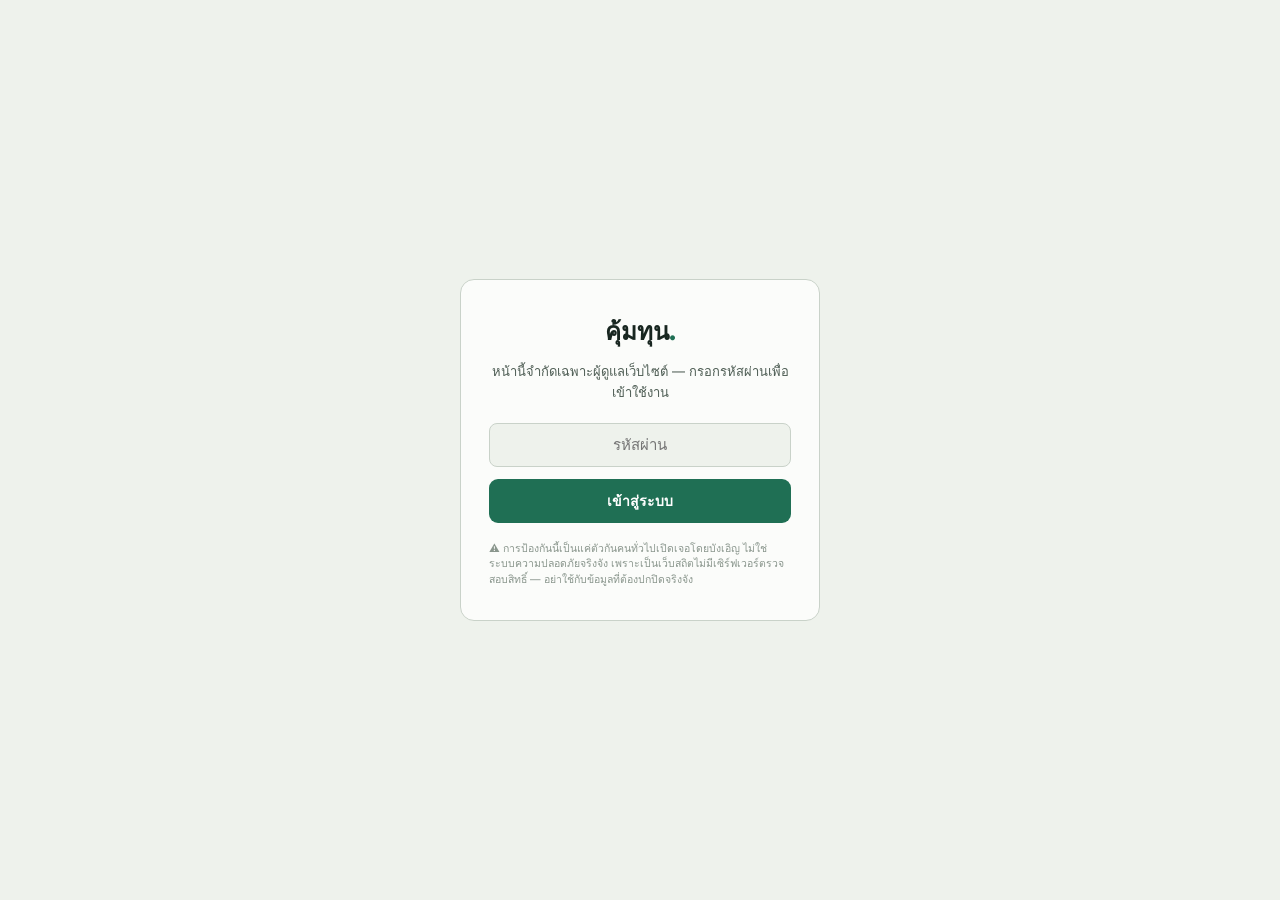
<file: admin-old.html>
<!DOCTYPE html>
<html lang="th">
<head>
<meta charset="UTF-8" />
<meta name="viewport" content="width=device-width, initial-scale=1.0" />
<title>คุ้มทุน — จัดการโฆษณาและลิงก์</title>
<link rel="preconnect" href="https://fonts.googleapis.com" />
<link rel="preconnect" href="https://fonts.gstatic.com" crossorigin />
<link href="https://fonts.googleapis.com/css2?family=Fraunces:opsz,wght@9..144,300;9..144,500;9..144,600;9..144,700&family=Inter:wght@400;500;600;700&family=JetBrains+Mono:wght@400;500;600;700&display=swap" rel="stylesheet" />
<style>
  :root{
    --paper:#EEF2EC; --paper-raised:#FBFCFA; --ink:#182620; --ink-soft:#4E5D54; --ink-faint:#8A968D;
    --line:#C9D2C9; --primary:#1F6F54; --primary-dark:#134637; --primary-soft:#DCEBE1;
    --amber:#C9871F; --amber-soft:#F5E7CC; --rust:#AE4A31; --rust-soft:#F2DDD5; --radius:14px;
  }
  *{box-sizing:border-box;}
  html,body{margin:0;padding:0;max-width:100%;overflow-x:hidden;}
  body{background:var(--paper);color:var(--ink);font-family:'Inter',sans-serif;-webkit-font-smoothing:antialiased;}
  .wrap{max-width:960px;margin:0 auto;padding:0 24px;}
  header{border-bottom:1px solid var(--line);background:var(--paper-raised);}
  header .bar{display:flex;align-items:center;justify-content:space-between;height:64px;}
  .brand{font-family:'Fraunces',serif;font-weight:700;font-size:20px;}
  .brand .tag{font-family:'JetBrains Mono',monospace;font-size:11px;color:var(--ink-faint);border-left:1px solid var(--line);padding-left:8px;margin-left:8px;}
  a.back-link{font-size:12.5px;color:var(--primary-dark);font-weight:600;text-decoration:none;}
  a.back-link:hover{text-decoration:underline;}

  h1{font-family:'Fraunces',serif;font-size:clamp(26px,4vw,34px);font-weight:600;margin:36px 0 8px;}
  .lead{color:var(--ink-soft);font-size:15px;line-height:1.6;max-width:680px;margin:0 0 22px;}

  .steps{
    background:var(--primary-soft);border-radius:12px;padding:18px 20px;margin-bottom:32px;
  }
  .steps h2{font-family:'Fraunces',serif;font-size:16px;margin:0 0 10px;color:var(--primary-dark);}
  .steps ol{margin:0;padding-left:20px;font-size:13.5px;line-height:1.8;color:var(--ink);}

  .panel{background:var(--paper-raised);border:1px solid var(--line);border-radius:var(--radius);padding:24px;margin-bottom:20px;min-width:0;}
  .panel h2{font-family:'Fraunces',serif;font-size:18px;font-weight:700;margin:0 0 4px;}
  .panel .desc{font-size:13px;color:var(--ink-faint);margin:0 0 18px;}

  .field-row{display:grid;grid-template-columns:1fr 1fr;gap:14px;margin-bottom:14px;min-width:0;}
  .field-row.single{grid-template-columns:1fr;}
  .field{display:flex;flex-direction:column;gap:6px;min-width:0;}
  .field label{font-size:12.5px;font-weight:700;color:var(--ink-soft);}
  .field input, .field select, .field textarea{
    font-family:'JetBrains Mono',monospace;font-size:13.5px;border:1px solid var(--line);border-radius:8px;
    background:var(--paper);padding:9px 10px;color:var(--ink);width:100%;
  }
  .field textarea{min-height:90px;resize:vertical;}
  .field input:focus, .field select:focus, .field textarea:focus{
    outline:none;border-color:var(--primary);box-shadow:0 0 0 3px var(--primary-soft);
  }
  .field .note{font-size:11px;color:var(--ink-faint);line-height:1.4;}

  .preview-box{
    margin-top:14px;border:1px dashed var(--line);border-radius:8px;padding:14px;
    background:var(--paper);min-height:60px;display:flex;align-items:center;justify-content:center;
  }
  .preview-box img{max-width:100%;height:auto;}
  .preview-box .empty{color:var(--ink-faint);font-size:12px;font-family:'JetBrains Mono',monospace;}

  .links-list{display:flex;flex-direction:column;gap:10px;margin-bottom:12px;}
  .link-row{display:flex;gap:10px;align-items:center;}
  .link-row input{flex:1;}
  .link-row .rm-btn{
    flex-shrink:0;border:1px solid var(--line);background:var(--paper-raised);border-radius:8px;
    width:34px;height:34px;color:var(--rust);cursor:pointer;font-size:14px;
  }
  .link-row .rm-btn:hover{background:var(--rust-soft);}
  .btn-add{
    border:1px dashed var(--primary);background:var(--primary-soft);color:var(--primary-dark);
    border-radius:8px;padding:8px 14px;font-size:12.5px;font-weight:600;cursor:pointer;
  }
  .btn-add:hover{background:var(--primary);color:#fff;}

  .img-upload-row{display:flex;align-items:center;gap:12px;flex-wrap:wrap;}
  .upload-btn{
    background:var(--primary);color:#fff;border-radius:8px;padding:9px 16px;
    font-size:12.5px;font-weight:600;cursor:pointer;white-space:nowrap;
  }
  .upload-btn:hover{background:var(--primary-dark);}
  .img-filename{font-size:12px;color:var(--ink-soft);font-family:'JetBrains Mono',monospace;}
  details.url-alt{margin-top:10px;}
  details.url-alt summary{font-size:12px;color:var(--primary-dark);cursor:pointer;font-weight:600;}
  details.url-alt input{margin-top:8px;}

  .output-panel{background:var(--ink);color:#e8f0ea;border-radius:var(--radius);padding:24px;}
  .output-panel h2{font-family:'Fraunces',serif;font-size:18px;font-weight:700;margin:0 0 4px;color:#fff;}
  .output-panel .desc{font-size:13px;color:#aebcb3;margin:0 0 16px;}
  .output-panel textarea{
    width:100%;min-height:200px;background:#0f1a14;color:#a9e8c9;border:1px solid #2c4438;border-radius:8px;
    font-family:'JetBrains Mono',monospace;font-size:12px;padding:14px;line-height:1.6;
  }
  .btn-row{display:flex;gap:10px;margin-top:14px;flex-wrap:wrap;}
  .btn-primary{
    background:var(--primary);color:#fff;border:none;border-radius:9px;padding:11px 20px;
    font-size:13.5px;font-weight:600;cursor:pointer;font-family:'Inter',sans-serif;
  }
  .btn-primary:hover{background:#2a8a68;}
  .btn-secondary{
    background:transparent;color:#e8f0ea;border:1px solid #3d5a4a;border-radius:9px;padding:11px 20px;
    font-size:13.5px;font-weight:600;cursor:pointer;font-family:'Inter',sans-serif;
  }
  .btn-secondary:hover{background:#243b30;}

  .upload-row{display:flex;align-items:center;gap:12px;flex-wrap:wrap;margin-bottom:24px;}
  .upload-row label{
    background:var(--paper-raised);border:1px solid var(--line);border-radius:9px;padding:9px 16px;
    font-size:13px;font-weight:600;cursor:pointer;color:var(--ink);
  }
  .upload-row label:hover{border-color:var(--primary);}
  .upload-row input[type=file]{display:none;}
  .upload-row .status{font-size:12px;color:var(--ink-faint);}

  footer{border-top:1px solid var(--line);padding:26px 0 40px;margin-top:20px;}
  footer p{font-size:12px;color:var(--ink-faint);line-height:1.7;max-width:640px;}

  #lock-screen{
    position:fixed;inset:0;background:var(--paper);display:flex;align-items:center;justify-content:center;
    padding:24px;z-index:100;
  }
  .lock-box{
    background:var(--paper-raised);border:1px solid var(--line);border-radius:var(--radius);
    padding:32px 28px;max-width:360px;width:100%;text-align:center;
  }
  .lock-box .brand{font-family:'Fraunces',serif;font-weight:700;font-size:24px;margin-bottom:10px;}
  .lock-desc{font-size:13px;color:var(--ink-soft);line-height:1.6;margin:0 0 20px;}
  #lock-password{
    width:100%;font-family:'JetBrains Mono',monospace;font-size:15px;text-align:center;
    border:1px solid var(--line);border-radius:8px;background:var(--paper);padding:11px;margin-bottom:12px;
  }
  #lock-password:focus{outline:none;border-color:var(--primary);box-shadow:0 0 0 3px var(--primary-soft);}
  #lock-submit{
    width:100%;background:var(--primary);color:#fff;border:none;border-radius:9px;padding:11px;
    font-size:14px;font-weight:600;cursor:pointer;font-family:'Inter',sans-serif;
  }
  #lock-submit:hover{background:var(--primary-dark);}
  .lock-error{color:var(--rust);font-size:12.5px;margin:12px 0 0;}
  .lock-note{font-size:10.5px;color:var(--ink-faint);line-height:1.5;margin:18px 0 0;text-align:left;}
</style>
</head>
<body>

<!-- LOCK SCREEN -->
<div id="lock-screen">
  <div class="lock-box">
    <div class="brand">คุ้มทุน<span style="color:var(--primary)">.</span></div>
    <p class="lock-desc">หน้านี้จำกัดเฉพาะผู้ดูแลเว็บไซต์ — กรอกรหัสผ่านเพื่อเข้าใช้งาน</p>
    <input type="password" id="lock-password" placeholder="รหัสผ่าน" autocomplete="off" />
    <button type="button" id="lock-submit">เข้าสู่ระบบ</button>
    <p class="lock-error" id="lock-error" style="display:none;">รหัสผ่านไม่ถูกต้อง ลองอีกครั้ง</p>
    <p class="lock-note">⚠️ การป้องกันนี้เป็นแค่ตัวกันคนทั่วไปเปิดเจอโดยบังเอิญ ไม่ใช่ระบบความปลอดภัยจริงจัง เพราะเป็นเว็บสถิตไม่มีเซิร์ฟเวอร์ตรวจสอบสิทธิ์ — อย่าใช้กับข้อมูลที่ต้องปกปิดจริงจัง</p>
  </div>
</div>

<div id="admin-content" style="display:none;">

<header>
  <div class="wrap bar">
    <div class="brand">คุ้มทุน<span style="color:var(--primary)">.</span><span class="tag">ADMIN — ADS &amp; LINKS</span></div>
    <a class="back-link" href="index.html">← กลับไปหน้าเว็บไซต์</a>
  </div>
</header>

<div class="wrap">
  <h1>จัดการโฆษณาและลิงก์</h1>
  <p class="lead">เว็บไซต์นี้เป็นเว็บสถิต (static) ไม่มีฐานข้อมูลหรือเซิร์ฟเวอร์เบื้องหลัง หน้านี้จึงเป็น "เครื่องมือช่วยสร้างไฟล์ตั้งค่า" — กรอกข้อมูลด้านล่าง แล้วดาวน์โหลดไฟล์ <code>ads-config.json</code> ไปแทนที่ไฟล์เดิมใน GitHub repo เว็บไซต์จริงจะโหลดค่าที่ตั้งไว้ให้ผู้เข้าชมทุกคนเห็นเหมือนกัน</p>

  <div class="steps">
    <h2>วิธีใช้งาน</h2>
    <ol>
      <li>ถ้าเคยตั้งค่าไว้แล้ว กด "อัปโหลดไฟล์ ads-config.json เดิม" ด้านล่างเพื่อโหลดค่ามาแก้ต่อ (ข้ามได้ถ้าตั้งค่าครั้งแรก)</li>
      <li>กรอก/แก้ไขข้อมูลโฆษณาแต่ละตำแหน่ง และลิงก์ที่ต้องการแสดงในหน้าเว็บ</li>
      <li>กด "ดาวน์โหลดไฟล์ ads-config.json" ที่ด้านล่างสุดของหน้านี้</li>
      <li>ไปที่ GitHub repo ของเว็บไซต์ → เปิดไฟล์ <code>ads-config.json</code> → กดไอคอนดินสอ (Edit) → ลบเนื้อหาเดิมแล้ววางเนื้อหาใหม่ (หรือใช้ "Upload files" แทนที่ไฟล์เดิมได้เลย) → Commit changes</li>
      <li>รอ 1-2 นาที เว็บไซต์จะอัปเดตให้ผู้เข้าชมทุกคนเห็นค่าล่าสุดโดยอัตโนมัติ</li>
    </ol>
  </div>

  <div class="upload-row">
    <label for="upload-input">📂 อัปโหลดไฟล์ ads-config.json เดิม (ถ้ามี)</label>
    <input type="file" id="upload-input" accept="application/json" />
    <span class="status" id="upload-status"></span>
  </div>

  <!-- AD SLOTS -->
  <div id="slots-container"></div>

  <!-- LINKS -->
  <div class="panel">
    <h2>ลิงก์ท้ายเว็บไซต์</h2>
    <p class="desc">เช่น ลิงก์สปอนเซอร์ เว็บพันธมิตร หรือแหล่งข้อมูลที่เกี่ยวข้อง จะแสดงเป็นแถวลิงก์เหนือข้อความ disclaimer ท้ายหน้าเว็บ</p>
    <div class="links-list" id="links-list"></div>
    <button type="button" class="btn-add" id="add-link-btn">+ เพิ่มลิงก์</button>
  </div>

  <!-- OUTPUT -->
  <div class="output-panel">
    <h2>ไฟล์ตั้งค่าที่พร้อมใช้งาน</h2>
    <p class="desc">กดปุ่มด้านล่างเพื่อสร้างไฟล์ล่าสุดจากข้อมูลที่กรอกไว้ด้านบน</p>
    <textarea id="json-output" readonly placeholder="กด &quot;สร้างไฟล์&quot; เพื่อดูตัวอย่าง JSON ที่นี่"></textarea>
    <div class="btn-row">
      <button type="button" class="btn-primary" id="generate-btn">🔄 สร้างไฟล์ล่าสุด</button>
      <button type="button" class="btn-secondary" id="download-btn">⬇ ดาวน์โหลดไฟล์ ads-config.json</button>
      <button type="button" class="btn-secondary" id="copy-btn">📋 คัดลอกข้อความ</button>
    </div>
  </div>
</div>

<footer>
  <div class="wrap">
    <p>หน้านี้ไม่ได้เชื่อมต่อกับเว็บไซต์จริงแบบเรียลไทม์ — การเปลี่ยนแปลงจะมีผลก็ต่อเมื่อคุณดาวน์โหลดไฟล์และอัปโหลดไปแทนที่ใน GitHub repo เท่านั้น ข้อมูลที่กรอกในหน้านี้จะหายไปเมื่อปิดหน้าต่าง (ยังไม่ได้บันทึกอัตโนมัติ) แนะนำให้ดาวน์โหลดไฟล์เก็บไว้ทุกครั้งที่แก้ไขเสร็จ</p>
  </div>
</footer>

</div><!-- /#admin-content -->

<script>
// ---------------- Lock screen (client-side deterrent only, ไม่ใช่ระบบความปลอดภัยจริงจัง) ----------------
// รหัสผ่านเริ่มต้นคือ "kuntun2026" — เปลี่ยนได้โดยแทนที่ค่า ADMIN_PASSWORD_HASH ด้านล่างด้วย SHA-256 hash
// ของรหัสผ่านใหม่ (ขอให้ Claude ช่วยคำนวณ hash ให้ได้ ถ้าไม่สะดวกคำนวณเอง)
const ADMIN_PASSWORD_HASH = '7b3d9d84e510802f68402776d5e228a562381ead44355fa2a9fbd9164105b1bd';
const UNLOCK_KEY = 'kuntun_admin_unlocked';

async function sha256Hex(text){
  const buf = new TextEncoder().encode(text);
  const digest = await crypto.subtle.digest('SHA-256', buf);
  return Array.from(new Uint8Array(digest)).map(b=> b.toString(16).padStart(2,'0')).join('');
}

function unlockAdmin(){
  document.getElementById('lock-screen').style.display = 'none';
  document.getElementById('admin-content').style.display = 'block';
}

async function tryUnlock(){
  const pwEl = document.getElementById('lock-password');
  const errEl = document.getElementById('lock-error');
  const hash = await sha256Hex(pwEl.value);
  if(hash === ADMIN_PASSWORD_HASH){
    sessionStorage.setItem(UNLOCK_KEY, '1');
    errEl.style.display = 'none';
    unlockAdmin();
  } else {
    errEl.style.display = 'block';
    pwEl.value = '';
    pwEl.focus();
  }
}

if(sessionStorage.getItem(UNLOCK_KEY) === '1'){
  unlockAdmin();
}
document.getElementById('lock-submit').addEventListener('click', tryUnlock);
document.getElementById('lock-password').addEventListener('keydown', e=>{
  if(e.key === 'Enter') tryUnlock();
});
</script>

<script>
(function(){

  const SLOT_DEFS = [
    { id:'top', title:'แบนเนอร์บนสุด', desc:'อยู่หลังแท็บเลือกอุปกรณ์ ก่อนเริ่มฟอร์มกรอกข้อมูล (แนะนำ 728×90 หรือ responsive)' },
    { id:'mid', title:'แบนเนอร์กลางเนื้อหา', desc:'อยู่หลังผลลัพธ์ทั้งหมด ก่อนอภิธานศัพท์' },
    { id:'footer', title:'แบนเนอร์ท้ายเว็บไซต์', desc:'อยู่ก่อน footer และข้อความ disclaimer' }
  ];

  let state = {
    slots: { top:{type:'none'}, mid:{type:'none'}, footer:{type:'none'} },
    links: []
  };

  function fieldsForType(slotId, cfg){
    const type = cfg.type || 'none';
    if(type==='adsense'){
      return [
        ['Publisher ID (data-ad-client)', slotId+'-client', cfg.client||'', 'เช่น ca-pub-1234567890123456'],
        ['Ad slot ID (data-ad-slot)', slotId+'-slot', cfg.slot||'', 'เช่น 1234567890'],
      ];
    }
    if(type==='custom'){
      return [
        ['ลิงก์ปลายทางเมื่อคลิก (URL)', slotId+'-linkUrl', cfg.linkUrl||'', 'https://...'],
        ['ข้อความ Alt', slotId+'-alt', cfg.alt||'', 'คำอธิบายภาพสั้นๆ'],
      ];
    }
    if(type==='html'){
      return [['โค้ด HTML ที่ต้องการแสดง', slotId+'-html', cfg.html||'', '<div>...</div>', true]];
    }
    return [];
  }

  function imageUploadBlockHtml(slotId, cfg){
    const isDataUri = (cfg.imageUrl||'').indexOf('data:') === 0;
    const statusText = isDataUri ? '✓ อัปโหลดรูปแล้ว (ฝังอยู่ในไฟล์)' : (cfg.imageUrl ? '✓ ใช้ลิงก์ภายนอก' : 'ยังไม่ได้เลือกรูป');
    const urlFieldValue = (!isDataUri && cfg.imageUrl) ? cfg.imageUrl : '';
    return [
      '<div class="field-row single"><div class="field">',
        '<label>รูปภาพแบนเนอร์</label>',
        '<div class="img-upload-row">',
          '<label class="upload-btn" for="imgfile-'+slotId+'">📂 เลือกรูปจากเครื่อง</label>',
          '<input type="file" id="imgfile-'+slotId+'" accept="image/*" data-imgfile="'+slotId+'" style="display:none;"/>',
          '<span class="img-filename" data-imgfilename="'+slotId+'">'+statusText+'</span>',
        '</div>',
        '<span class="note">รูปจะถูกฝังลงในไฟล์ ads-config.json โดยตรง ไม่ต้องอัปโหลดไปเก็บที่อื่น — แนะนำไฟล์ไม่เกิน ~300KB (ควรบีบอัด/ย่อรูปก่อน) ไม่งั้นไฟล์ config จะใหญ่และโหลดเว็บช้าลง</span>',
        '<details class="url-alt">',
          '<summary>หรือใช้ลิงก์รูปภาพจากที่อื่นแทน (ถ้ามีที่ฝากรูปอยู่แล้ว)</summary>',
          '<input type="text" data-field="'+slotId+'-imageUrl" placeholder="https://..." value="'+urlFieldValue.replace(/"/g,'&quot;')+'"/>',
        '</details>',
      '</div></div>'
    ].join('');
  }

  function renderSlots(){
    const container = document.getElementById('slots-container');
    container.innerHTML = SLOT_DEFS.map(def=>{
      const cfg = state.slots[def.id] || {type:'none'};
      const fields = fieldsForType(def.id, cfg);
      return [
        '<div class="panel">',
          '<h2>'+def.title+'</h2>',
          '<p class="desc">'+def.desc+'</p>',
          '<div class="field-row single"><div class="field">',
            '<label>ประเภทเนื้อหา</label>',
            '<select data-slot="'+def.id+'" class="slot-type">',
              '<option value="none"'+(cfg.type==='none'?' selected':'')+'>ไม่แสดงโฆษณา</option>',
              '<option value="adsense"'+(cfg.type==='adsense'?' selected':'')+'>Google AdSense</option>',
              '<option value="custom"'+(cfg.type==='custom'?' selected':'')+'>แบนเนอร์รูปภาพ + ลิงก์</option>',
              '<option value="html"'+(cfg.type==='html'?' selected':'')+'>โค้ด HTML กำหนดเอง</option>',
            '</select>',
          '</div></div>',
          '<div class="slot-fields" data-slot-fields="'+def.id+'">',
            (cfg.type==='custom' ? imageUploadBlockHtml(def.id, cfg) : ''),
            fields.map(f=>{
              const isTextarea = f[4];
              const tag = isTextarea ? 'textarea' : 'input';
              const valueAttr = isTextarea ? '' : ' value="'+(f[2]||'').replace(/"/g,'&quot;')+'"';
              const inner = isTextarea ? (f[2]||'') : '';
              return '<div class="field-row single"><div class="field"><label>'+f[0]+'</label>'+
                     '<'+tag+' data-field="'+f[1]+'" placeholder="'+f[3]+'"'+valueAttr+'>'+inner+'</'+tag+'></div></div>';
            }).join(''),
          '</div>',
          '<div class="preview-box" data-preview="'+def.id+'"><span class="empty">— ไม่มีตัวอย่างสำหรับประเภทนี้ —</span></div>',
        '</div>'
      ].join('');
    }).join('');

    container.querySelectorAll('.slot-type').forEach(sel=>{
      sel.addEventListener('change', e=>{
        const slotId = e.target.dataset.slot;
        state.slots[slotId] = { type: e.target.value };
        renderSlots();
      });
    });
    container.querySelectorAll('[data-field]').forEach(inp=>{
      inp.addEventListener('input', e=>{
        const [slotId, key] = e.target.dataset.field.split('-');
        if(!state.slots[slotId]) state.slots[slotId] = {};
        state.slots[slotId][key] = e.target.value;
        updatePreview(slotId);
      });
    });
    container.querySelectorAll('[data-imgfile]').forEach(inp=>{
      inp.addEventListener('change', function(e){
        const slotId = e.target.dataset.imgfile;
        const file = e.target.files[0];
        if(!file) return;
        if(!file.type.startsWith('image/')){
          alert('กรุณาเลือกไฟล์รูปภาพเท่านั้น');
          return;
        }
        if(file.size > 500*1024){
          alert('ไฟล์รูปใหญ่ ('+Math.round(file.size/1024)+' KB) แนะนำบีบอัด/ย่อรูปก่อนอัปโหลด เพื่อไม่ให้ไฟล์ config ใหญ่เกินไป (ยังใช้งานได้ แต่เว็บจะโหลดช้าลง)');
        }
        const reader = new FileReader();
        reader.onload = function(ev){
          if(!state.slots[slotId]) state.slots[slotId] = {type:'custom'};
          state.slots[slotId].imageUrl = ev.target.result; // data URI ฝังรูปไว้ในไฟล์ config โดยตรง
          const fnEl = container.querySelector('[data-imgfilename="'+slotId+'"]');
          if(fnEl) fnEl.textContent = '✓ '+file.name+' ('+Math.round(file.size/1024)+' KB)';
          updatePreview(slotId);
        };
        reader.readAsDataURL(file);
      });
    });
    SLOT_DEFS.forEach(def=> updatePreview(def.id));
  }

  function updatePreview(slotId){
    const box = document.querySelector('[data-preview="'+slotId+'"]');
    if(!box) return;
    const cfg = state.slots[slotId] || {type:'none'};
    if(cfg.type==='custom' && cfg.imageUrl){
      box.innerHTML = '<img src="'+cfg.imageUrl+'" alt="'+(cfg.alt||'')+'"/>';
    } else if(cfg.type==='html' && cfg.html){
      box.innerHTML = cfg.html;
    } else if(cfg.type==='adsense'){
      box.innerHTML = '<span class="empty">AdSense จะแสดงจริงเมื่ออยู่บนเว็บไซต์ที่เผยแพร่แล้วเท่านั้น (client: '+(cfg.client||'—')+', slot: '+(cfg.slot||'—')+')</span>';
    } else {
      box.innerHTML = '<span class="empty">— ไม่แสดงโฆษณาในตำแหน่งนี้ —</span>';
    }
  }

  function renderLinks(){
    const list = document.getElementById('links-list');
    list.innerHTML = state.links.map((l,i)=>{
      return '<div class="link-row">'+
        '<input placeholder="ชื่อลิงก์ เช่น พันธมิตรของเรา" data-link-label="'+i+'" value="'+(l.label||'').replace(/"/g,'&quot;')+'"/>'+
        '<input placeholder="https://..." data-link-url="'+i+'" value="'+(l.url||'').replace(/"/g,'&quot;')+'"/>'+
        '<button type="button" class="rm-btn" data-rm="'+i+'" title="ลบลิงก์นี้">✕</button>'+
      '</div>';
    }).join('');
    list.querySelectorAll('[data-link-label]').forEach(inp=>{
      inp.addEventListener('input', e=>{ state.links[+e.target.dataset.linkLabel].label = e.target.value; });
    });
    list.querySelectorAll('[data-link-url]').forEach(inp=>{
      inp.addEventListener('input', e=>{ state.links[+e.target.dataset.linkUrl].url = e.target.value; });
    });
    list.querySelectorAll('[data-rm]').forEach(btn=>{
      btn.addEventListener('click', e=>{ state.links.splice(+e.target.dataset.rm,1); renderLinks(); });
    });
  }

  document.getElementById('add-link-btn').addEventListener('click', ()=>{
    state.links.push({label:'', url:''});
    renderLinks();
  });

  function buildConfig(){
    const slots = {};
    SLOT_DEFS.forEach(def=>{
      const cfg = state.slots[def.id] || {type:'none'};
      slots[def.id] = cfg;
    });
    return { slots, links: state.links.filter(l=> l.label && l.url) };
  }

  document.getElementById('generate-btn').addEventListener('click', ()=>{
    document.getElementById('json-output').value = JSON.stringify(buildConfig(), null, 2);
  });

  document.getElementById('download-btn').addEventListener('click', ()=>{
    const json = JSON.stringify(buildConfig(), null, 2);
    document.getElementById('json-output').value = json;
    const blob = new Blob([json], {type:'application/json'});
    const url = URL.createObjectURL(blob);
    const a = document.createElement('a');
    a.href = url; a.download = 'ads-config.json';
    document.body.appendChild(a); a.click(); document.body.removeChild(a);
    URL.revokeObjectURL(url);
  });

  document.getElementById('copy-btn').addEventListener('click', async ()=>{
    const json = JSON.stringify(buildConfig(), null, 2);
    document.getElementById('json-output').value = json;
    try{
      await navigator.clipboard.writeText(json);
      const btn = document.getElementById('copy-btn');
      const old = btn.textContent; btn.textContent = '✓ คัดลอกแล้ว';
      setTimeout(()=> btn.textContent = old, 1500);
    }catch(e){ console.warn('copy failed', e); }
  });

  document.getElementById('upload-input').addEventListener('change', function(e){
    const file = e.target.files[0];
    if(!file) return;
    const reader = new FileReader();
    reader.onload = function(ev){
      try{
        const parsed = JSON.parse(ev.target.result);
        state.slots = Object.assign({top:{type:'none'},mid:{type:'none'},footer:{type:'none'}}, parsed.slots||{});
        state.links = Array.isArray(parsed.links) ? parsed.links : [];
        renderSlots(); renderLinks();
        document.getElementById('upload-status').textContent = '✓ โหลด '+file.name+' สำเร็จ';
      }catch(err){
        document.getElementById('upload-status').textContent = '✕ ไฟล์ไม่ถูกต้อง: '+err.message;
      }
    };
    reader.readAsText(file);
  });

  renderSlots();
  renderLinks();
})();
</script>
</body>
</html>
</file>
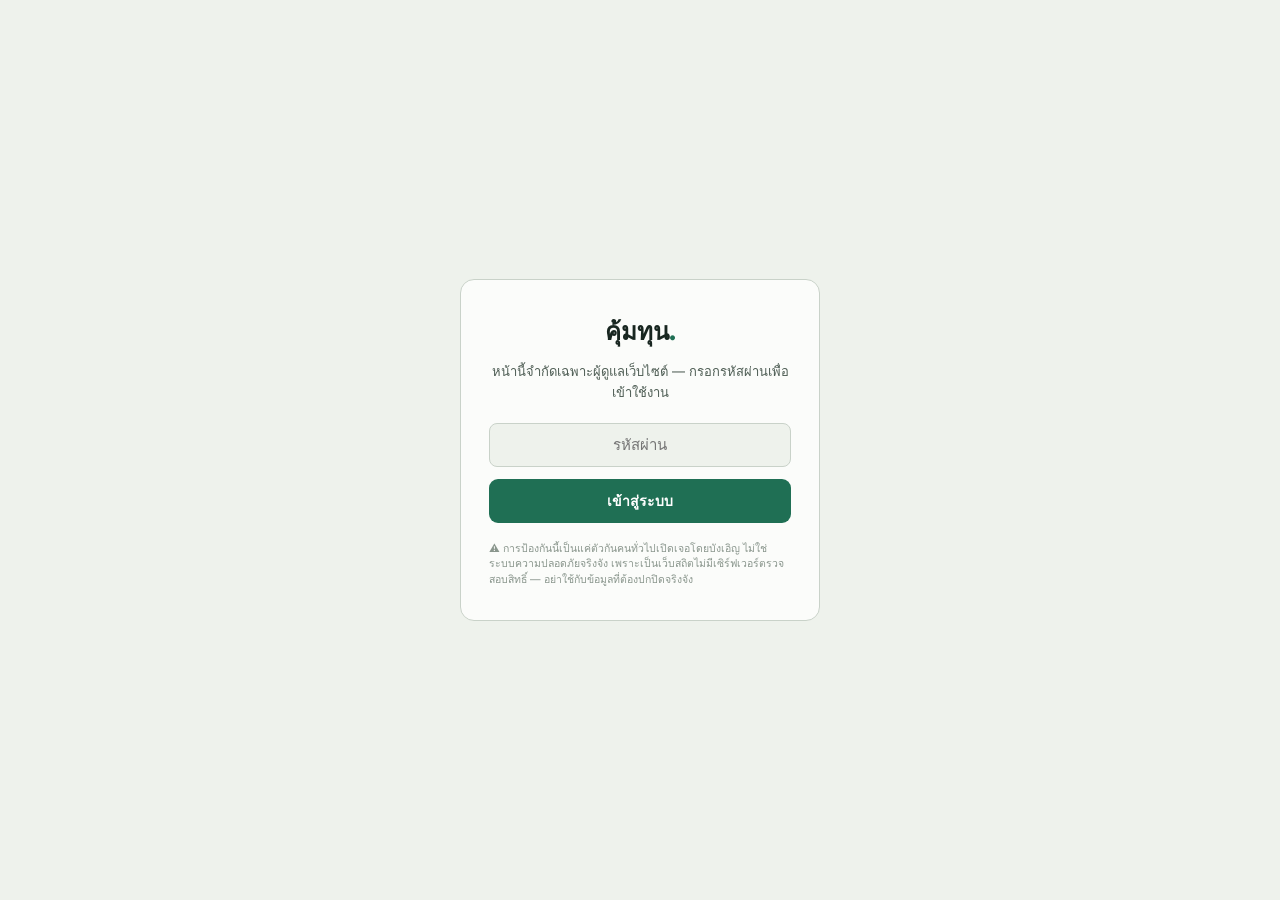
<file: admin.html>
<!DOCTYPE html>
<html lang="th">
<head>
<meta charset="UTF-8" />
<meta name="viewport" content="width=device-width, initial-scale=1.0" />
<title>คุ้มทุน — จัดการโฆษณาและลิงก์</title>
<link rel="preconnect" href="https://fonts.googleapis.com" />
<link rel="preconnect" href="https://fonts.gstatic.com" crossorigin />
<link href="https://fonts.googleapis.com/css2?family=Fraunces:opsz,wght@9..144,300;9..144,500;9..144,600;9..144,700&family=Inter:wght@400;500;600;700&family=JetBrains+Mono:wght@400;500;600;700&display=swap" rel="stylesheet" />
<style>
  :root{
    --paper:#EEF2EC; --paper-raised:#FBFCFA; --ink:#182620; --ink-soft:#4E5D54; --ink-faint:#8A968D;
    --line:#C9D2C9; --primary:#1F6F54; --primary-dark:#134637; --primary-soft:#DCEBE1;
    --amber:#C9871F; --amber-soft:#F5E7CC; --rust:#AE4A31; --rust-soft:#F2DDD5; --radius:14px;
  }
  *{box-sizing:border-box;}
  html,body{margin:0;padding:0;max-width:100%;overflow-x:hidden;}
  body{background:var(--paper);color:var(--ink);font-family:'Inter',sans-serif;-webkit-font-smoothing:antialiased;}
  .wrap{max-width:960px;margin:0 auto;padding:0 24px;}
  header{border-bottom:1px solid var(--line);background:var(--paper-raised);}
  header .bar{display:flex;align-items:center;justify-content:space-between;height:64px;}
  .brand{font-family:'Fraunces',serif;font-weight:700;font-size:20px;}
  .brand .tag{font-family:'JetBrains Mono',monospace;font-size:11px;color:var(--ink-faint);border-left:1px solid var(--line);padding-left:8px;margin-left:8px;}
  a.back-link{font-size:12.5px;color:var(--primary-dark);font-weight:600;text-decoration:none;}
  a.back-link:hover{text-decoration:underline;}

  h1{font-family:'Fraunces',serif;font-size:clamp(26px,4vw,34px);font-weight:600;margin:36px 0 8px;}
  .lead{color:var(--ink-soft);font-size:15px;line-height:1.6;max-width:680px;margin:0 0 22px;}

  .admin-tabs{display:flex;gap:8px;border-bottom:1px solid var(--line);margin-bottom:26px;}
  .admin-tab-btn{
    background:none;border:none;padding:10px 18px;font-family:'Inter',sans-serif;font-size:14px;font-weight:600;
    color:var(--ink-faint);cursor:pointer;border-bottom:2px solid transparent;margin-bottom:-1px;
  }
  .admin-tab-btn.active{color:var(--primary-dark);border-bottom-color:var(--primary);}
  .admin-tab-btn:hover{color:var(--ink);}

  .article-card-admin{
    background:var(--paper-raised);border:1px solid var(--line);border-radius:var(--radius);padding:22px;margin-bottom:16px;
  }
  .article-card-admin .row-top{display:flex;justify-content:space-between;align-items:flex-start;gap:12px;margin-bottom:14px;}
  .article-card-admin .idx-badge{
    font-family:'JetBrains Mono',monospace;font-size:11px;color:var(--ink-faint);background:var(--paper);
    border:1px solid var(--line);border-radius:6px;padding:3px 8px;flex-shrink:0;
  }
  .article-card-admin textarea.content-area{min-height:220px;font-family:'JetBrains Mono',monospace;font-size:12.5px;line-height:1.6;}
  .cover-preview{max-width:160px;border-radius:8px;display:block;margin-top:8px;}
  .cover-input-row{display:flex;gap:8px;align-items:center;}
  .cover-input-row input{flex:1;}
  .cover-input-row .rm-btn{
    flex-shrink:0;border:1px solid var(--line);background:var(--paper-raised);border-radius:8px;
    width:34px;height:34px;color:var(--rust);cursor:pointer;font-size:14px;
  }
  .cover-input-row .rm-btn:hover{background:var(--rust-soft);}

  .steps{
    background:var(--primary-soft);border-radius:12px;padding:18px 20px;margin-bottom:32px;
  }
  .steps h2{font-family:'Fraunces',serif;font-size:16px;margin:0 0 10px;color:var(--primary-dark);}
  .steps ol{margin:0;padding-left:20px;font-size:13.5px;line-height:1.8;color:var(--ink);}

  .panel{background:var(--paper-raised);border:1px solid var(--line);border-radius:var(--radius);padding:24px;margin-bottom:20px;min-width:0;}
  .panel h2{font-family:'Fraunces',serif;font-size:18px;font-weight:700;margin:0 0 4px;}
  .panel .desc{font-size:13px;color:var(--ink-faint);margin:0 0 18px;}

  .field-row{display:grid;grid-template-columns:1fr 1fr;gap:14px;margin-bottom:14px;min-width:0;}
  .field-row.single{grid-template-columns:1fr;}
  .field{display:flex;flex-direction:column;gap:6px;min-width:0;}
  .field label{font-size:12.5px;font-weight:700;color:var(--ink-soft);}
  .field input, .field select, .field textarea{
    font-family:'JetBrains Mono',monospace;font-size:13.5px;border:1px solid var(--line);border-radius:8px;
    background:var(--paper);padding:9px 10px;color:var(--ink);width:100%;
  }
  .field textarea{min-height:90px;resize:vertical;}
  .field input:focus, .field select:focus, .field textarea:focus{
    outline:none;border-color:var(--primary);box-shadow:0 0 0 3px var(--primary-soft);
  }
  .field .note{font-size:11px;color:var(--ink-faint);line-height:1.4;}

  .preview-box{
    margin-top:14px;border:1px dashed var(--line);border-radius:8px;padding:14px;
    background:var(--paper);min-height:60px;display:flex;align-items:center;justify-content:center;
  }
  .preview-box img{max-width:100%;height:auto;}
  .preview-box .empty{color:var(--ink-faint);font-size:12px;font-family:'JetBrains Mono',monospace;}

  .links-list{display:flex;flex-direction:column;gap:10px;margin-bottom:12px;}
  .link-row{display:flex;gap:10px;align-items:center;}
  .link-row input{flex:1;}
  .link-row .rm-btn{
    flex-shrink:0;border:1px solid var(--line);background:var(--paper-raised);border-radius:8px;
    width:34px;height:34px;color:var(--rust);cursor:pointer;font-size:14px;
  }
  .link-row .rm-btn:hover{background:var(--rust-soft);}
  .btn-add{
    border:1px dashed var(--primary);background:var(--primary-soft);color:var(--primary-dark);
    border-radius:8px;padding:8px 14px;font-size:12.5px;font-weight:600;cursor:pointer;
  }
  .btn-add:hover{background:var(--primary);color:#fff;}

  .img-upload-row{display:flex;align-items:center;gap:12px;flex-wrap:wrap;}
  .upload-btn{
    background:var(--primary);color:#fff;border-radius:8px;padding:9px 16px;
    font-size:12.5px;font-weight:600;cursor:pointer;white-space:nowrap;
  }
  .upload-btn:hover{background:var(--primary-dark);}
  .img-filename{font-size:12px;color:var(--ink-soft);font-family:'JetBrains Mono',monospace;}
  details.url-alt{margin-top:10px;}
  details.url-alt summary{font-size:12px;color:var(--primary-dark);cursor:pointer;font-weight:600;}
  details.url-alt input{margin-top:8px;}

  .output-panel{background:var(--ink);color:#e8f0ea;border-radius:var(--radius);padding:24px;}
  .output-panel h2{font-family:'Fraunces',serif;font-size:18px;font-weight:700;margin:0 0 4px;color:#fff;}
  .output-panel .desc{font-size:13px;color:#aebcb3;margin:0 0 16px;}
  .output-panel textarea{
    width:100%;min-height:200px;background:#0f1a14;color:#a9e8c9;border:1px solid #2c4438;border-radius:8px;
    font-family:'JetBrains Mono',monospace;font-size:12px;padding:14px;line-height:1.6;
  }
  .btn-row{display:flex;gap:10px;margin-top:14px;flex-wrap:wrap;}
  .btn-primary{
    background:var(--primary);color:#fff;border:none;border-radius:9px;padding:11px 20px;
    font-size:13.5px;font-weight:600;cursor:pointer;font-family:'Inter',sans-serif;
  }
  .btn-primary:hover{background:#2a8a68;}
  .btn-secondary{
    background:transparent;color:#e8f0ea;border:1px solid #3d5a4a;border-radius:9px;padding:11px 20px;
    font-size:13.5px;font-weight:600;cursor:pointer;font-family:'Inter',sans-serif;
  }
  .btn-secondary:hover{background:#243b30;}
  .btn-secondary-sm{
    background:var(--paper);color:var(--primary-dark);border:1px solid var(--primary);border-radius:8px;
    padding:8px 14px;font-size:12.5px;font-weight:600;cursor:pointer;font-family:'Inter',sans-serif;
  }
  .btn-secondary-sm:hover{background:var(--primary-soft);}

  .upload-row{display:flex;align-items:center;gap:12px;flex-wrap:wrap;margin-bottom:24px;}
  .upload-row label{
    background:var(--paper-raised);border:1px solid var(--line);border-radius:9px;padding:9px 16px;
    font-size:13px;font-weight:600;cursor:pointer;color:var(--ink);
  }
  .upload-row label:hover{border-color:var(--primary);}
  .upload-row input[type=file]{display:none;}
  .upload-row .status{font-size:12px;color:var(--ink-faint);}

  footer{border-top:1px solid var(--line);padding:26px 0 40px;margin-top:20px;}
  footer p{font-size:12px;color:var(--ink-faint);line-height:1.7;max-width:640px;}

  #lock-screen{
    position:fixed;inset:0;background:var(--paper);display:flex;align-items:center;justify-content:center;
    padding:24px;z-index:100;
  }
  .lock-box{
    background:var(--paper-raised);border:1px solid var(--line);border-radius:var(--radius);
    padding:32px 28px;max-width:360px;width:100%;text-align:center;
  }
  .lock-box .brand{font-family:'Fraunces',serif;font-weight:700;font-size:24px;margin-bottom:10px;}
  .lock-desc{font-size:13px;color:var(--ink-soft);line-height:1.6;margin:0 0 20px;}
  #lock-password{
    width:100%;font-family:'JetBrains Mono',monospace;font-size:15px;text-align:center;
    border:1px solid var(--line);border-radius:8px;background:var(--paper);padding:11px;margin-bottom:12px;
  }
  #lock-password:focus{outline:none;border-color:var(--primary);box-shadow:0 0 0 3px var(--primary-soft);}
  #lock-submit{
    width:100%;background:var(--primary);color:#fff;border:none;border-radius:9px;padding:11px;
    font-size:14px;font-weight:600;cursor:pointer;font-family:'Inter',sans-serif;
  }
  #lock-submit:hover{background:var(--primary-dark);}
  .lock-error{color:var(--rust);font-size:12.5px;margin:12px 0 0;}
  .lock-note{font-size:10.5px;color:var(--ink-faint);line-height:1.5;margin:18px 0 0;text-align:left;}
</style>
</head>
<body>

<!-- LOCK SCREEN -->
<div id="lock-screen">
  <div class="lock-box">
    <div class="brand">คุ้มทุน<span style="color:var(--primary)">.</span></div>
    <p class="lock-desc">หน้านี้จำกัดเฉพาะผู้ดูแลเว็บไซต์ — กรอกรหัสผ่านเพื่อเข้าใช้งาน</p>
    <input type="password" id="lock-password" placeholder="รหัสผ่าน" autocomplete="off" />
    <button type="button" id="lock-submit">เข้าสู่ระบบ</button>
    <p class="lock-error" id="lock-error" style="display:none;">รหัสผ่านไม่ถูกต้อง ลองอีกครั้ง</p>
    <p class="lock-note">⚠️ การป้องกันนี้เป็นแค่ตัวกันคนทั่วไปเปิดเจอโดยบังเอิญ ไม่ใช่ระบบความปลอดภัยจริงจัง เพราะเป็นเว็บสถิตไม่มีเซิร์ฟเวอร์ตรวจสอบสิทธิ์ — อย่าใช้กับข้อมูลที่ต้องปกปิดจริงจัง</p>
  </div>
</div>

<div id="admin-content" style="display:none;">

<header>
  <div class="wrap bar">
    <div class="brand">คุ้มทุน<span style="color:var(--primary)">.</span><span class="tag">ADMIN — ADS &amp; LINKS</span></div>
    <a class="back-link" href="index.html">← กลับไปหน้าเว็บไซต์</a>
  </div>
</header>

<div class="wrap">
  <h1>จัดการเนื้อหาเว็บไซต์</h1>
  <p class="lead">เว็บไซต์นี้เป็นเว็บสถิต (static) ไม่มีฐานข้อมูลหรือเซิร์ฟเวอร์เบื้องหลัง หน้านี้จึงเป็น "เครื่องมือช่วยสร้างไฟล์ตั้งค่า" — กรอกข้อมูลด้านล่าง แล้วดาวน์โหลดไฟล์ไปแทนที่ไฟล์เดิมใน GitHub repo เว็บไซต์จริงจะโหลดค่าที่ตั้งไว้ให้ผู้เข้าชมทุกคนเห็นเหมือนกัน</p>

  <div class="admin-tabs">
    <button type="button" class="admin-tab-btn active" data-tab="ads">โฆษณาและลิงก์</button>
    <button type="button" class="admin-tab-btn" data-tab="articles">บทความ</button>
  </div>

  <div id="tab-ads" class="admin-tab-panel">

  <div class="steps">
    <h2>วิธีใช้งาน</h2>
    <ol>
      <li>ถ้าเคยตั้งค่าไว้แล้ว กด "อัปโหลดไฟล์ ads-config.json เดิม" ด้านล่างเพื่อโหลดค่ามาแก้ต่อ (ข้ามได้ถ้าตั้งค่าครั้งแรก)</li>
      <li>กรอก/แก้ไขข้อมูลโฆษณาแต่ละตำแหน่ง และลิงก์ที่ต้องการแสดงในหน้าเว็บ</li>
      <li>กด "ดาวน์โหลดไฟล์ ads-config.json" ที่ด้านล่างสุดของหน้านี้</li>
      <li>ไปที่ GitHub repo ของเว็บไซต์ → เปิดไฟล์ <code>ads-config.json</code> → กดไอคอนดินสอ (Edit) → ลบเนื้อหาเดิมแล้ววางเนื้อหาใหม่ (หรือใช้ "Upload files" แทนที่ไฟล์เดิมได้เลย) → Commit changes</li>
      <li>รอ 1-2 นาที เว็บไซต์จะอัปเดตให้ผู้เข้าชมทุกคนเห็นค่าล่าสุดโดยอัตโนมัติ</li>
    </ol>
  </div>

  <div class="upload-row">
    <label for="upload-input">📂 อัปโหลดไฟล์ ads-config.json เดิม (ถ้ามี)</label>
    <input type="file" id="upload-input" accept="application/json" />
    <span class="status" id="upload-status"></span>
  </div>

  <!-- AD SLOTS -->
  <div id="slots-container"></div>

  <!-- LINKS -->
  <div class="panel">
    <h2>ลิงก์ท้ายเว็บไซต์</h2>
    <p class="desc">เช่น ลิงก์สปอนเซอร์ เว็บพันธมิตร หรือแหล่งข้อมูลที่เกี่ยวข้อง จะแสดงเป็นแถวลิงก์เหนือข้อความ disclaimer ท้ายหน้าเว็บ</p>
    <div class="links-list" id="links-list"></div>
    <button type="button" class="btn-add" id="add-link-btn">+ เพิ่มลิงก์</button>
  </div>

  <!-- OUTPUT -->
  <div class="output-panel">
    <h2>ไฟล์ตั้งค่าที่พร้อมใช้งาน</h2>
    <p class="desc">กดปุ่มด้านล่างเพื่อสร้างไฟล์ล่าสุดจากข้อมูลที่กรอกไว้ด้านบน</p>
    <textarea id="json-output" readonly placeholder="กด &quot;สร้างไฟล์&quot; เพื่อดูตัวอย่าง JSON ที่นี่"></textarea>
    <div class="btn-row">
      <button type="button" class="btn-primary" id="generate-btn">🔄 สร้างไฟล์ล่าสุด</button>
      <button type="button" class="btn-secondary" id="download-btn">⬇ ดาวน์โหลดไฟล์ ads-config.json</button>
      <button type="button" class="btn-secondary" id="copy-btn">📋 คัดลอกข้อความ</button>
    </div>
  </div>

  </div>

  <div id="tab-articles" class="admin-tab-panel" style="display:none;">

  <div class="steps">
    <h2>วิธีใช้งาน (มี 2 ไฟล์ต้องอัปโหลดต่อการเปลี่ยนแปลง)</h2>
    <ol>
      <li>ถ้าเคยเพิ่มบทความไว้แล้ว กด "อัปโหลดไฟล์ articles-config.json เดิม" เพื่อโหลดมาแก้ต่อ</li>
      <li>กด "+ เพิ่มบทความ" แล้วกรอกหัวข้อ วันที่ เกริ่นนำ รูปปก และเนื้อหา — ตรวจชื่อไฟล์ (slug) ให้เรียบร้อยก่อนเผยแพร่จริง เพราะถ้าแก้ทีหลังลิงก์เดิมจะใช้ไม่ได้</li>
      <li><b>ไฟล์ที่ 1:</b> กด "📄 ดาวน์โหลดไฟล์ HTML บทความนี้" ที่แต่ละบทความ (หรือ "ดาวน์โหลดทุกบทความเป็นไฟล์ HTML" เพื่อเอาทีเดียวหมด) แล้วอัปโหลดไฟล์ .html ที่ได้ไปไว้ในโฟลเดอร์ <code>article/</code> ของ GitHub repo (พิมพ์ <code>article/ชื่อไฟล์.html</code> ตอนอัปโหลดเพื่อสร้างโฟลเดอร์อัตโนมัติถ้ายังไม่มี)</li>
      <li><b>ไฟล์ที่ 2:</b> กด "ดาวน์โหลดไฟล์ articles-config.json" แล้วอัปโหลดไปแทนที่ไฟล์เดิมที่ root ของ repo (ไฟล์นี้คือรายการสรุปที่หน้ารวมบทความใช้แสดงการ์ด)</li>
      <li>รอ 1-2 นาที บทความจะขึ้นที่หน้า <code>articles.html</code> และเปิดอ่านแยกได้ที่ลิงก์จริง เช่น <code>article/ชื่อไฟล์.html</code> ให้ทุกคนเห็นอัตโนมัติ</li>
    </ol>
  </div>

  <div class="upload-row">
    <label for="articles-upload-input">📂 อัปโหลดไฟล์ articles-config.json เดิม (ถ้ามี)</label>
    <input type="file" id="articles-upload-input" accept="application/json" />
    <span class="status" id="articles-upload-status"></span>
  </div>

  <div id="articles-container"></div>
  <div class="btn-row" style="margin-bottom:24px;">
    <button type="button" class="btn-add" id="add-article-btn">+ เพิ่มบทความ</button>
    <button type="button" class="btn-add" id="articles-download-all-btn">📄 ดาวน์โหลดทุกบทความเป็นไฟล์ HTML</button>
  </div>

  <div class="output-panel">
    <h2>ไฟล์ articles-config.json (รายการสรุปสำหรับหน้ารวมบทความ)</h2>
    <p class="desc">กดปุ่มด้านล่างเพื่อสร้างไฟล์ล่าสุดจากบทความที่กรอกไว้ด้านบน — ไฟล์นี้ไม่มีเนื้อหาเต็มของบทความ (อยู่ในไฟล์ HTML แยกแล้ว) จึงมีขนาดเล็กและโหลดเร็ว</p>
    <textarea id="articles-json-output" readonly placeholder="กด &quot;สร้างไฟล์&quot; เพื่อดูตัวอย่าง JSON ที่นี่"></textarea>
    <div class="btn-row">
      <button type="button" class="btn-primary" id="articles-generate-btn">🔄 สร้างไฟล์ล่าสุด</button>
      <button type="button" class="btn-secondary" id="articles-download-btn">⬇ ดาวน์โหลดไฟล์ articles-config.json</button>
      <button type="button" class="btn-secondary" id="articles-copy-btn">📋 คัดลอกข้อความ</button>
    </div>
  </div>

  </div>
</div>

<footer>
  <div class="wrap">
    <p>หน้านี้ไม่ได้เชื่อมต่อกับเว็บไซต์จริงแบบเรียลไทม์ — การเปลี่ยนแปลงจะมีผลก็ต่อเมื่อคุณดาวน์โหลดไฟล์และอัปโหลดไปแทนที่ใน GitHub repo เท่านั้น ข้อมูลที่กรอกในหน้านี้จะหายไปเมื่อปิดหน้าต่าง (ยังไม่ได้บันทึกอัตโนมัติ) แนะนำให้ดาวน์โหลดไฟล์เก็บไว้ทุกครั้งที่แก้ไขเสร็จ</p>
  </div>
</footer>

</div><!-- /#admin-content -->

<script>
// ---------------- Lock screen (client-side deterrent only, ไม่ใช่ระบบความปลอดภัยจริงจัง) ----------------
// รหัสผ่านเริ่มต้นคือ "kuntun2026" — เปลี่ยนได้โดยแทนที่ค่า ADMIN_PASSWORD_HASH ด้านล่างด้วย SHA-256 hash
// ของรหัสผ่านใหม่ (ขอให้ Claude ช่วยคำนวณ hash ให้ได้ ถ้าไม่สะดวกคำนวณเอง)
const ADMIN_PASSWORD_HASH = '7b3d9d84e510802f68402776d5e228a562381ead44355fa2a9fbd9164105b1bd';
const UNLOCK_KEY = 'kuntun_admin_unlocked';

async function sha256Hex(text){
  const buf = new TextEncoder().encode(text);
  const digest = await crypto.subtle.digest('SHA-256', buf);
  return Array.from(new Uint8Array(digest)).map(b=> b.toString(16).padStart(2,'0')).join('');
}

function unlockAdmin(){
  document.getElementById('lock-screen').style.display = 'none';
  document.getElementById('admin-content').style.display = 'block';
}

async function tryUnlock(){
  const pwEl = document.getElementById('lock-password');
  const errEl = document.getElementById('lock-error');
  const hash = await sha256Hex(pwEl.value);
  if(hash === ADMIN_PASSWORD_HASH){
    sessionStorage.setItem(UNLOCK_KEY, '1');
    errEl.style.display = 'none';
    unlockAdmin();
  } else {
    errEl.style.display = 'block';
    pwEl.value = '';
    pwEl.focus();
  }
}

if(sessionStorage.getItem(UNLOCK_KEY) === '1'){
  unlockAdmin();
}
document.getElementById('lock-submit').addEventListener('click', tryUnlock);
document.getElementById('lock-password').addEventListener('keydown', e=>{
  if(e.key === 'Enter') tryUnlock();
});
</script>

<script>
(function(){

  const SLOT_DEFS = [
    { id:'top', title:'แบนเนอร์บนสุด', desc:'อยู่หลังแท็บเลือกอุปกรณ์ ก่อนเริ่มฟอร์มกรอกข้อมูล (แนะนำ 728×90 หรือ responsive)' },
    { id:'mid', title:'แบนเนอร์กลางเนื้อหา', desc:'อยู่หลังผลลัพธ์ทั้งหมด ก่อนอภิธานศัพท์' },
    { id:'footer', title:'แบนเนอร์ท้ายเว็บไซต์', desc:'อยู่ก่อน footer และข้อความ disclaimer' }
  ];

  let state = {
    slots: { top:{type:'none'}, mid:{type:'none'}, footer:{type:'none'} },
    links: []
  };

  function fieldsForType(slotId, cfg){
    const type = cfg.type || 'none';
    if(type==='adsense'){
      return [
        ['Publisher ID (data-ad-client)', slotId+'-client', cfg.client||'', 'เช่น ca-pub-1234567890123456'],
        ['Ad slot ID (data-ad-slot)', slotId+'-slot', cfg.slot||'', 'เช่น 1234567890'],
      ];
    }
    if(type==='custom'){
      return [
        ['ลิงก์ปลายทางเมื่อคลิก (URL)', slotId+'-linkUrl', cfg.linkUrl||'', 'https://...'],
        ['ข้อความ Alt', slotId+'-alt', cfg.alt||'', 'คำอธิบายภาพสั้นๆ'],
      ];
    }
    if(type==='html'){
      return [['โค้ด HTML ที่ต้องการแสดง', slotId+'-html', cfg.html||'', '<div>...</div>', true]];
    }
    return [];
  }

  function imageUploadBlockHtml(slotId, cfg){
    const isDataUri = (cfg.imageUrl||'').indexOf('data:') === 0;
    const statusText = isDataUri ? '✓ อัปโหลดรูปแล้ว (ฝังอยู่ในไฟล์)' : (cfg.imageUrl ? '✓ ใช้ลิงก์ภายนอก' : 'ยังไม่ได้เลือกรูป');
    const urlFieldValue = (!isDataUri && cfg.imageUrl) ? cfg.imageUrl : '';
    return [
      '<div class="field-row single"><div class="field">',
        '<label>รูปภาพแบนเนอร์</label>',
        '<div class="img-upload-row">',
          '<label class="upload-btn" for="imgfile-'+slotId+'">📂 เลือกรูปจากเครื่อง</label>',
          '<input type="file" id="imgfile-'+slotId+'" accept="image/*" data-imgfile="'+slotId+'" style="display:none;"/>',
          '<span class="img-filename" data-imgfilename="'+slotId+'">'+statusText+'</span>',
        '</div>',
        '<span class="note">รูปจะถูกฝังลงในไฟล์ ads-config.json โดยตรง ไม่ต้องอัปโหลดไปเก็บที่อื่น — แนะนำไฟล์ไม่เกิน ~300KB (ควรบีบอัด/ย่อรูปก่อน) ไม่งั้นไฟล์ config จะใหญ่และโหลดเว็บช้าลง</span>',
        '<details class="url-alt">',
          '<summary>หรือใช้ลิงก์รูปภาพจากที่อื่นแทน (ถ้ามีที่ฝากรูปอยู่แล้ว)</summary>',
          '<input type="text" data-field="'+slotId+'-imageUrl" placeholder="https://..." value="'+urlFieldValue.replace(/"/g,'&quot;')+'"/>',
        '</details>',
      '</div></div>'
    ].join('');
  }

  function renderSlots(){
    const container = document.getElementById('slots-container');
    container.innerHTML = SLOT_DEFS.map(def=>{
      const cfg = state.slots[def.id] || {type:'none'};
      const fields = fieldsForType(def.id, cfg);
      return [
        '<div class="panel">',
          '<h2>'+def.title+'</h2>',
          '<p class="desc">'+def.desc+'</p>',
          '<div class="field-row single"><div class="field">',
            '<label>ประเภทเนื้อหา</label>',
            '<select data-slot="'+def.id+'" class="slot-type">',
              '<option value="none"'+(cfg.type==='none'?' selected':'')+'>ไม่แสดงโฆษณา</option>',
              '<option value="adsense"'+(cfg.type==='adsense'?' selected':'')+'>Google AdSense</option>',
              '<option value="custom"'+(cfg.type==='custom'?' selected':'')+'>แบนเนอร์รูปภาพ + ลิงก์</option>',
              '<option value="html"'+(cfg.type==='html'?' selected':'')+'>โค้ด HTML กำหนดเอง</option>',
            '</select>',
          '</div></div>',
          '<div class="slot-fields" data-slot-fields="'+def.id+'">',
            (cfg.type==='custom' ? imageUploadBlockHtml(def.id, cfg) : ''),
            fields.map(f=>{
              const isTextarea = f[4];
              const tag = isTextarea ? 'textarea' : 'input';
              const valueAttr = isTextarea ? '' : ' value="'+(f[2]||'').replace(/"/g,'&quot;')+'"';
              const inner = isTextarea ? (f[2]||'') : '';
              return '<div class="field-row single"><div class="field"><label>'+f[0]+'</label>'+
                     '<'+tag+' data-field="'+f[1]+'" placeholder="'+f[3]+'"'+valueAttr+'>'+inner+'</'+tag+'></div></div>';
            }).join(''),
          '</div>',
          '<div class="preview-box" data-preview="'+def.id+'"><span class="empty">— ไม่มีตัวอย่างสำหรับประเภทนี้ —</span></div>',
        '</div>'
      ].join('');
    }).join('');

    container.querySelectorAll('.slot-type').forEach(sel=>{
      sel.addEventListener('change', e=>{
        const slotId = e.target.dataset.slot;
        state.slots[slotId] = { type: e.target.value };
        renderSlots();
      });
    });
    container.querySelectorAll('[data-field]').forEach(inp=>{
      inp.addEventListener('input', e=>{
        const [slotId, key] = e.target.dataset.field.split('-');
        if(!state.slots[slotId]) state.slots[slotId] = {};
        state.slots[slotId][key] = e.target.value;
        updatePreview(slotId);
      });
    });
    container.querySelectorAll('[data-imgfile]').forEach(inp=>{
      inp.addEventListener('change', function(e){
        const slotId = e.target.dataset.imgfile;
        const file = e.target.files[0];
        if(!file) return;
        if(!file.type.startsWith('image/')){
          alert('กรุณาเลือกไฟล์รูปภาพเท่านั้น');
          return;
        }
        if(file.size > 500*1024){
          alert('ไฟล์รูปใหญ่ ('+Math.round(file.size/1024)+' KB) แนะนำบีบอัด/ย่อรูปก่อนอัปโหลด เพื่อไม่ให้ไฟล์ config ใหญ่เกินไป (ยังใช้งานได้ แต่เว็บจะโหลดช้าลง)');
        }
        const reader = new FileReader();
        reader.onload = function(ev){
          if(!state.slots[slotId]) state.slots[slotId] = {type:'custom'};
          state.slots[slotId].imageUrl = ev.target.result; // data URI ฝังรูปไว้ในไฟล์ config โดยตรง
          const fnEl = container.querySelector('[data-imgfilename="'+slotId+'"]');
          if(fnEl) fnEl.textContent = '✓ '+file.name+' ('+Math.round(file.size/1024)+' KB)';
          updatePreview(slotId);
        };
        reader.readAsDataURL(file);
      });
    });
    SLOT_DEFS.forEach(def=> updatePreview(def.id));
  }

  function updatePreview(slotId){
    const box = document.querySelector('[data-preview="'+slotId+'"]');
    if(!box) return;
    const cfg = state.slots[slotId] || {type:'none'};
    if(cfg.type==='custom' && cfg.imageUrl){
      box.innerHTML = '<img src="'+cfg.imageUrl+'" alt="'+(cfg.alt||'')+'"/>';
    } else if(cfg.type==='html' && cfg.html){
      box.innerHTML = cfg.html;
    } else if(cfg.type==='adsense'){
      box.innerHTML = '<span class="empty">AdSense จะแสดงจริงเมื่ออยู่บนเว็บไซต์ที่เผยแพร่แล้วเท่านั้น (client: '+(cfg.client||'—')+', slot: '+(cfg.slot||'—')+')</span>';
    } else {
      box.innerHTML = '<span class="empty">— ไม่แสดงโฆษณาในตำแหน่งนี้ —</span>';
    }
  }

  function renderLinks(){
    const list = document.getElementById('links-list');
    list.innerHTML = state.links.map((l,i)=>{
      return '<div class="link-row">'+
        '<input placeholder="ชื่อลิงก์ เช่น พันธมิตรของเรา" data-link-label="'+i+'" value="'+(l.label||'').replace(/"/g,'&quot;')+'"/>'+
        '<input placeholder="https://..." data-link-url="'+i+'" value="'+(l.url||'').replace(/"/g,'&quot;')+'"/>'+
        '<button type="button" class="rm-btn" data-rm="'+i+'" title="ลบลิงก์นี้">✕</button>'+
      '</div>';
    }).join('');
    list.querySelectorAll('[data-link-label]').forEach(inp=>{
      inp.addEventListener('input', e=>{ state.links[+e.target.dataset.linkLabel].label = e.target.value; });
    });
    list.querySelectorAll('[data-link-url]').forEach(inp=>{
      inp.addEventListener('input', e=>{ state.links[+e.target.dataset.linkUrl].url = e.target.value; });
    });
    list.querySelectorAll('[data-rm]').forEach(btn=>{
      btn.addEventListener('click', e=>{ state.links.splice(+e.target.dataset.rm,1); renderLinks(); });
    });
  }

  document.getElementById('add-link-btn').addEventListener('click', ()=>{
    state.links.push({label:'', url:''});
    renderLinks();
  });

  function buildConfig(){
    const slots = {};
    SLOT_DEFS.forEach(def=>{
      const cfg = state.slots[def.id] || {type:'none'};
      slots[def.id] = cfg;
    });
    return { slots, links: state.links.filter(l=> l.label && l.url) };
  }

  document.getElementById('generate-btn').addEventListener('click', ()=>{
    document.getElementById('json-output').value = JSON.stringify(buildConfig(), null, 2);
  });

  document.getElementById('download-btn').addEventListener('click', ()=>{
    const json = JSON.stringify(buildConfig(), null, 2);
    document.getElementById('json-output').value = json;
    const blob = new Blob([json], {type:'application/json'});
    const url = URL.createObjectURL(blob);
    const a = document.createElement('a');
    a.href = url; a.download = 'ads-config.json';
    document.body.appendChild(a); a.click(); document.body.removeChild(a);
    URL.revokeObjectURL(url);
  });

  document.getElementById('copy-btn').addEventListener('click', async ()=>{
    const json = JSON.stringify(buildConfig(), null, 2);
    document.getElementById('json-output').value = json;
    try{
      await navigator.clipboard.writeText(json);
      const btn = document.getElementById('copy-btn');
      const old = btn.textContent; btn.textContent = '✓ คัดลอกแล้ว';
      setTimeout(()=> btn.textContent = old, 1500);
    }catch(e){ console.warn('copy failed', e); }
  });

  document.getElementById('upload-input').addEventListener('change', function(e){
    const file = e.target.files[0];
    if(!file) return;
    const reader = new FileReader();
    reader.onload = function(ev){
      try{
        const parsed = JSON.parse(ev.target.result);
        state.slots = Object.assign({top:{type:'none'},mid:{type:'none'},footer:{type:'none'}}, parsed.slots||{});
        state.links = Array.isArray(parsed.links) ? parsed.links : [];
        renderSlots(); renderLinks();
        document.getElementById('upload-status').textContent = '✓ โหลด '+file.name+' สำเร็จ';
      }catch(err){
        document.getElementById('upload-status').textContent = '✕ ไฟล์ไม่ถูกต้อง: '+err.message;
      }
    };
    reader.readAsText(file);
  });

  renderSlots();
  renderLinks();

  /* ---------- Tab switching ---------- */
  document.querySelectorAll('.admin-tab-btn').forEach(btn=>{
    btn.addEventListener('click', ()=>{
      document.querySelectorAll('.admin-tab-btn').forEach(b=> b.classList.toggle('active', b===btn));
      const target = btn.dataset.tab;
      document.getElementById('tab-ads').style.display = target==='ads' ? 'block' : 'none';
      document.getElementById('tab-articles').style.display = target==='articles' ? 'block' : 'none';
    });
  });

  /* ---------- Articles management ---------- */
  let articles = [];

  function newArticleId(){
    return 'art-'+Date.now()+'-'+Math.floor(Math.random()*1000);
  }

  function renderArticles(){
    const container = document.getElementById('articles-container');
    if(articles.length===0){
      container.innerHTML = '<p style="color:var(--ink-faint);font-size:13px;margin-bottom:16px;">ยังไม่มีบทความ กด "+ เพิ่มบทความ" ด้านล่างเพื่อเริ่มเขียนบทความแรก</p>';
      return;
    }
    container.innerHTML = articles.map((a,i)=>{
      return [
        '<div class="article-card-admin" data-idx="'+i+'">',
          '<div class="row-top">',
            '<span class="idx-badge">บทความที่ '+(i+1)+'</span>',
            '<button type="button" class="rm-btn" data-rm-article="'+i+'" title="ลบบทความนี้">✕</button>',
          '</div>',
          '<div class="field-row">',
            '<div class="field"><label>หัวข้อบทความ</label><input type="text" data-af="title" value="'+(a.title||'').replace(/"/g,'&quot;')+'" placeholder="เช่น 5 วิธีลดค่าไฟฟ้าช่วงหน้าร้อน"/></div>',
            '<div class="field"><label>วันที่เผยแพร่</label><input type="date" data-af="date" value="'+(a.date||'')+'"/></div>',
          '</div>',
          '<div class="field-row single"><div class="field"><label>ชื่อไฟล์ (slug) — จะได้ไฟล์ article/ชื่อนี้.html</label>',
            '<div class="cover-input-row">',
              '<input type="text" data-af="slug" value="'+(a.slug||'').replace(/"/g,'&quot;')+'" placeholder="เช่น 5-วิธีลดค่าไฟฟ้า"/>',
              '<button type="button" class="rm-btn" data-regen-slug="'+i+'" title="สร้างจากหัวข้ออัตโนมัติ">🔄</button>',
            '</div>',
            '<span class="note">ใช้เป็นชื่อไฟล์ URL จริง — ห้ามมีช่องว่าง/อักขระพิเศษ (ระบบแทนที่ให้อัตโนมัติถ้ากดปุ่ม 🔄) ถ้าแก้หัวข้อทีหลัง ชื่อไฟล์นี้จะไม่เปลี่ยนตาม เพื่อไม่ให้ลิงก์ที่แชร์ไปแล้วเสีย</span></div>',
          '</div>',
          '<div class="field-row single"><div class="field"><label>เกริ่นนำ (แสดงในหน้ารวมบทความ + คำอธิบายตอนแชร์ลิงก์)</label><textarea data-af="excerpt" rows="2" placeholder="สรุปสั้นๆ 1-2 ประโยค">'+(a.excerpt||'')+'</textarea></div></div>',
          '<div class="field-row single"><div class="field"><label>รูปปก (พาธไฟล์ในโฟลเดอร์ pic/)</label>',
            '<div class="cover-input-row">',
              '<input type="text" data-af="coverImage" value="'+(a.coverImage||'').replace(/"/g,'&quot;')+'" placeholder="เช่น pic/cover1.jpg"/>',
              '<button type="button" class="rm-btn" data-rm-cover="'+i+'" title="ลบรูปปก">✕</button>',
            '</div>',
            '<span class="note">อัปโหลดไฟล์ภาพไปที่โฟลเดอร์ <code>pic/</code> ใน GitHub repo ก่อน (Add file → Upload files → พิมพ์ชื่อโฟลเดอร์ pic/ นำหน้าตอนอัปโหลด) แล้วพิมพ์ชื่อไฟล์ (รวมนามสกุล) ที่ช่องนี้ — วิธีนี้ทำให้ไฟล์ articles-config.json มีขนาดเล็ก เว็บโหลดเร็วกว่าการฝังรูปเป็นไฟล์ใหญ่โดยตรง</span>',
            (a.coverImage ? '<img class="cover-preview" src="'+a.coverImage+'" alt="" onerror="this.style.display=\'none\'"/>' : ''),
          '</div></div>',
          '<div class="field-row single"><div class="field"><label>เนื้อหาบทความ</label>',
            '<textarea class="content-area" data-af="content" placeholder="เขียนเป็นข้อความธรรมดาได้เลย (แต่ละย่อหน้าเว้นบรรทัดว่างคั่น) หรือใส่โค้ด HTML เอง เช่น &lt;h2&gt;หัวข้อย่อย&lt;/h2&gt; เพื่อจัดรูปแบบเพิ่มเติม">'+(a.content||'')+'</textarea>',
            '<span class="note">รองรับ HTML พื้นฐาน เช่น &lt;h2&gt;, &lt;p&gt;, &lt;ul&gt;&lt;li&gt;, &lt;strong&gt;, &lt;img src="..."&gt; ถ้าเขียนเป็นข้อความธรรมดาไม่มีแท็ก ระบบจะแบ่งย่อหน้าให้อัตโนมัติตามบรรทัดว่าง — รูปภาพในเนื้อหาให้อ้างอิงพาธแบบ <code>../pic/ชื่อไฟล์.jpg</code> เพราะไฟล์ HTML บทความจะอยู่ในโฟลเดอร์ article/</span>',
          '</div></div>',
          '<div class="btn-row" style="margin-top:4px;">',
            '<button type="button" class="btn-secondary-sm" data-download-article="'+i+'">📄 ดาวน์โหลดไฟล์ HTML บทความนี้ (article/'+(a.slug||'...')+'.html)</button>',
          '</div>',
        '</div>'
      ].join('');
    }).join('');

    container.querySelectorAll('[data-af]').forEach(input=>{
      input.addEventListener('input', e=>{
        const idx = +e.target.closest('.article-card-admin').dataset.idx;
        const field = e.target.dataset.af;
        articles[idx][field] = e.target.value;
      });
    });
    container.querySelectorAll('[data-rm-article]').forEach(btn=>{
      btn.addEventListener('click', e=>{
        articles.splice(+e.target.dataset.rmArticle, 1);
        renderArticles();
      });
    });
    container.querySelectorAll('[data-regen-slug]').forEach(btn=>{
      btn.addEventListener('click', e=>{
        const idx = +e.target.dataset.regenSlug;
        articles[idx].slug = slugify(articles[idx].title) || newArticleId();
        renderArticles();
      });
    });
    container.querySelectorAll('[data-download-article]').forEach(btn=>{
      btn.addEventListener('click', e=>{
        const idx = +e.target.dataset.downloadArticle;
        downloadArticleHtml(articles[idx]);
      });
    });
    container.querySelectorAll('[data-af="coverImage"]').forEach(input=>{
      input.addEventListener('input', e=>{
        const field = e.target.closest('.field');
        const existingImg = field.querySelector('.cover-preview');
        const val = e.target.value.trim();
        if(val){
          if(existingImg){
            existingImg.src = val; existingImg.style.display = '';
          } else {
            const img = document.createElement('img');
            img.className = 'cover-preview';
            img.src = val;
            img.onerror = function(){ this.style.display='none'; };
            img.onload = function(){ this.style.display=''; };
            field.appendChild(img);
          }
        } else if(existingImg){
          existingImg.remove();
        }
      });
    });
    container.querySelectorAll('[data-rm-cover]').forEach(btn=>{
      btn.addEventListener('click', e=>{
        const idx = +e.target.dataset.rmCover;
        articles[idx].coverImage = '';
        renderArticles();
      });
    });
  }

  document.getElementById('add-article-btn').addEventListener('click', ()=>{
    articles.unshift({ id:newArticleId(), slug:'', title:'', excerpt:'', date:new Date().toISOString().slice(0,10), content:'', coverImage:'' });
    renderArticles();
  });

  function slugify(title){
    if(!title) return '';
    return title.trim()
      .replace(/[\/\\?%*:|"<>#&=+]/g, '')
      .replace(/\s+/g, '-')
      .slice(0, 80);
  }

  function autoParagraph(text){
    if(!text) return '';
    if(/<[a-z][\s\S]*>/i.test(text)) return text; // มีแท็ก HTML อยู่แล้ว ใช้ตามที่เขียนไว้เลย
    return text.split(/\n\s*\n/).map(p=> '<p>'+p.trim().replace(/\n/g,'<br/>')+'</p>').join('');
  }

  function escapeHtml(s){
    return (s||'').replace(/&/g,'&amp;').replace(/</g,'&lt;').replace(/>/g,'&gt;').replace(/"/g,'&quot;');
  }

  const SITE_URL = 'https://kumtun.com';

  function formatThaiDate(iso){
    if(!iso) return '';
    try{
      const d = new Date(iso+'T00:00:00');
      return d.toLocaleDateString('th-TH', {year:'numeric', month:'long', day:'numeric'});
    }catch(e){ return iso; }
  }

  // สร้างไฟล์ HTML แบบสมบูรณ์ในตัวเอง (มี title/meta description/Open Graph ของบทความนั้นโดยเฉพาะ)
  // เพื่อให้ Google และบอทแชร์ลิงก์อ่านเนื้อหาได้ทันทีโดยไม่ต้องรอ JavaScript — ต่างจากระบบ hash เดิม
  function buildArticleHtml(a){
    const title = a.title || 'บทความ';
    const desc = (a.excerpt||'').replace(/<[^>]+>/g,'').slice(0,160);
    const slug = a.slug || slugify(a.title) || a.id;
    const url = SITE_URL+'/article/'+slug+'.html';
    const coverUrl = a.coverImage ? SITE_URL+'/'+a.coverImage : '';
    const body = autoParagraph(a.content||'');
    return '<!DOCTYPE html>\n'+
'<html lang="th">\n'+
'<head>\n'+
'<meta charset="UTF-8" />\n'+
'<meta name="viewport" content="width=device-width, initial-scale=1.0" />\n'+
'<title>'+escapeHtml(title)+' — คุ้มทุน</title>\n'+
'<meta name="description" content="'+escapeHtml(desc)+'" />\n'+
'<link rel="canonical" href="'+url+'" />\n'+
'<meta property="og:type" content="article" />\n'+
'<meta property="og:title" content="'+escapeHtml(title)+'" />\n'+
'<meta property="og:description" content="'+escapeHtml(desc)+'" />\n'+
'<meta property="og:url" content="'+url+'" />\n'+
(coverUrl ? '<meta property="og:image" content="'+coverUrl+'" />\n' : '')+
'<meta name="twitter:card" content="'+(coverUrl?'summary_large_image':'summary')+'" />\n'+
'<link rel="preconnect" href="https://fonts.googleapis.com" />\n'+
'<link rel="preconnect" href="https://fonts.gstatic.com" crossorigin />\n'+
'<link href="https://fonts.googleapis.com/css2?family=Fraunces:opsz,wght@9..144,300;9..144,500;9..144,600;9..144,700&family=Inter:wght@400;500;600;700&family=JetBrains+Mono:wght@400;500;600;700&display=swap" rel="stylesheet" />\n'+
'<script type="application/ld+json">\n'+
JSON.stringify({
  "@context":"https://schema.org", "@type":"Article",
  "headline": title, "description": desc, "datePublished": a.date||'',
  ...(coverUrl ? {"image":coverUrl} : {}),
  "publisher": {"@type":"Organization","name":"คุ้มทุน"}
}, null, 2)+
'\n<\/script>\n'+
'<style>\n'+
'  :root{--paper:#EEF2EC;--paper-raised:#FBFCFA;--ink:#182620;--ink-soft:#4E5D54;--ink-faint:#8A968D;--line:#C9D2C9;--primary:#1F6F54;--primary-dark:#134637;--radius:14px;}\n'+
'  *{box-sizing:border-box;} html,body{margin:0;padding:0;max-width:100%;overflow-x:hidden;}\n'+
'  body{background:var(--paper);color:var(--ink);font-family:\'Inter\',sans-serif;-webkit-font-smoothing:antialiased;line-height:1.6;}\n'+
'  .wrap{max-width:860px;margin:0 auto;padding:0 24px;}\n'+
'  a{color:var(--primary-dark);} .back-link{font-size:13px;font-weight:600;text-decoration:none;}\n'+
'  header{border-bottom:1px solid var(--line);background:var(--paper-raised);}\n'+
'  header .bar{display:flex;align-items:center;justify-content:space-between;height:64px;max-width:860px;margin:0 auto;padding:0 24px;}\n'+
'  .brand{font-family:\'Fraunces\',serif;font-weight:700;font-size:20px;}\n'+
'  .article-detail{margin-bottom:60px;}\n'+
'  .article-detail .date{font-family:\'JetBrains Mono\',monospace;font-size:12px;color:var(--ink-faint);margin:24px 0 10px;}\n'+
'  .article-detail h1{font-family:\'Fraunces\',serif;font-size:clamp(26px,4.5vw,36px);font-weight:600;margin:0 0 20px;line-height:1.25;}\n'+
'  .article-detail .cover{width:100%;border-radius:var(--radius);margin-bottom:24px;display:block;}\n'+
'  .article-body{font-size:16px;line-height:1.85;color:var(--ink);}\n'+
'  .article-body p{margin:0 0 18px;} .article-body h2{font-family:\'Fraunces\',serif;font-size:22px;font-weight:600;margin:32px 0 14px;}\n'+
'  .article-body h3{font-family:\'Fraunces\',serif;font-size:18px;font-weight:600;margin:26px 0 12px;}\n'+
'  .article-body ul,.article-body ol{margin:0 0 18px;padding-left:22px;} .article-body li{margin-bottom:6px;}\n'+
'  .article-body img{max-width:100%;border-radius:10px;margin:8px 0;} .article-body strong{color:var(--ink);}\n'+
'  footer{border-top:1px solid var(--line);padding:26px 0 40px;margin-top:20px;}\n'+
'  footer p{font-size:12px;color:var(--ink-faint);line-height:1.7;max-width:640px;margin:0 auto;padding:0 24px;}\n'+
'</style>\n'+
'</head>\n'+
'<body>\n'+
'<header><div class="bar"><div class="brand">คุ้มทุน<span style="color:var(--primary)">.</span></div><a class="back-link" href="../articles.html">← กลับไปหน้ารวมบทความ</a></div></header>\n'+
'<div class="wrap">\n'+
'  <div class="article-detail">\n'+
'    <div class="date">'+escapeHtml(formatThaiDate(a.date))+'</div>\n'+
'    <h1>'+escapeHtml(title)+'</h1>\n'+
(a.coverImage ? '    <img class="cover" src="../'+a.coverImage+'" alt="'+escapeHtml(title)+'"/>\n' : '')+
'    <div class="article-body">'+body+'</div>\n'+
'  </div>\n'+
'</div>\n'+
'<footer><div class="wrap"><p>บทความนี้เขียนขึ้นเพื่อให้ความรู้ทั่วไปเกี่ยวกับการประหยัดพลังงานและทรัพยากรเท่านั้น ไม่ใช่คำแนะนำทางการเงินหรือวิศวกรรมเฉพาะกรณี ควรปรึกษาผู้เชี่ยวชาญก่อนตัดสินใจลงทุนจริง</p></div></footer>\n'+
'</body>\n'+
'</html>\n';
  }

  function downloadArticleHtml(a){
    if(!a.title || !a.title.trim()){ alert('กรุณากรอกหัวข้อบทความก่อนดาวน์โหลด'); return; }
    if(!a.slug){ a.slug = slugify(a.title) || a.id; renderArticles(); }
    const html = buildArticleHtml(a);
    const blob = new Blob([html], {type:'text/html'});
    const url = URL.createObjectURL(blob);
    const link = document.createElement('a');
    link.href = url; link.download = (a.slug||'article')+'.html';
    document.body.appendChild(link); link.click(); document.body.removeChild(link);
    URL.revokeObjectURL(url);
  }

  document.getElementById('articles-download-all-btn').addEventListener('click', async ()=>{
    const valid = articles.filter(a=> a.title && a.title.trim());
    if(valid.length===0){ alert('ยังไม่มีบทความที่กรอกหัวข้อไว้'); return; }
    for(const a of valid){
      if(!a.slug) a.slug = slugify(a.title) || a.id;
      downloadArticleHtml(a);
      await new Promise(r=> setTimeout(r, 400)); // เว้นจังหวะกันเบราว์เซอร์บล็อกดาวน์โหลดพร้อมกันหลายไฟล์
    }
    renderArticles();
  });

  function buildArticlesConfig(){
    return {
      articles: articles
        .filter(a=> a.title && a.title.trim())
        .map(a=> {
          const slug = a.slug || slugify(a.title) || a.id;
          return { id:a.id, slug, title:a.title, excerpt:a.excerpt||'', date:a.date||'', coverImage:a.coverImage||'', content:a.content||'', link:'article/'+slug+'.html' };
        })
    };
  }

  document.getElementById('articles-generate-btn').addEventListener('click', ()=>{
    document.getElementById('articles-json-output').value = JSON.stringify(buildArticlesConfig(), null, 2);
  });

  document.getElementById('articles-download-btn').addEventListener('click', ()=>{
    const json = JSON.stringify(buildArticlesConfig(), null, 2);
    document.getElementById('articles-json-output').value = json;
    const blob = new Blob([json], {type:'application/json'});
    const url = URL.createObjectURL(blob);
    const a = document.createElement('a');
    a.href = url; a.download = 'articles-config.json';
    document.body.appendChild(a); a.click(); document.body.removeChild(a);
    URL.revokeObjectURL(url);
  });

  document.getElementById('articles-copy-btn').addEventListener('click', async ()=>{
    const json = JSON.stringify(buildArticlesConfig(), null, 2);
    document.getElementById('articles-json-output').value = json;
    try{
      await navigator.clipboard.writeText(json);
      const btn = document.getElementById('articles-copy-btn');
      const old = btn.textContent; btn.textContent = '✓ คัดลอกแล้ว';
      setTimeout(()=> btn.textContent = old, 1500);
    }catch(e){ console.warn('copy failed', e); }
  });

  document.getElementById('articles-upload-input').addEventListener('change', function(e){
    const file = e.target.files[0];
    if(!file) return;
    const reader = new FileReader();
    reader.onload = function(ev){
      try{
        const parsed = JSON.parse(ev.target.result);
        articles = (Array.isArray(parsed.articles) ? parsed.articles : []).map(a=> ({
          id: a.id || newArticleId(), slug: a.slug||'', title:a.title||'', excerpt:a.excerpt||'', date:a.date||'',
          coverImage:a.coverImage||'', content:a.content||''
        }));
        renderArticles();
        document.getElementById('articles-upload-status').textContent = '✓ โหลด '+file.name+' สำเร็จ ('+articles.length+' บทความ)';
      }catch(err){
        document.getElementById('articles-upload-status').textContent = '✕ ไฟล์ไม่ถูกต้อง: '+err.message;
      }
    };
    reader.readAsText(file);
  });

  renderArticles();
})();
</script>
</body>
</html>
</file>
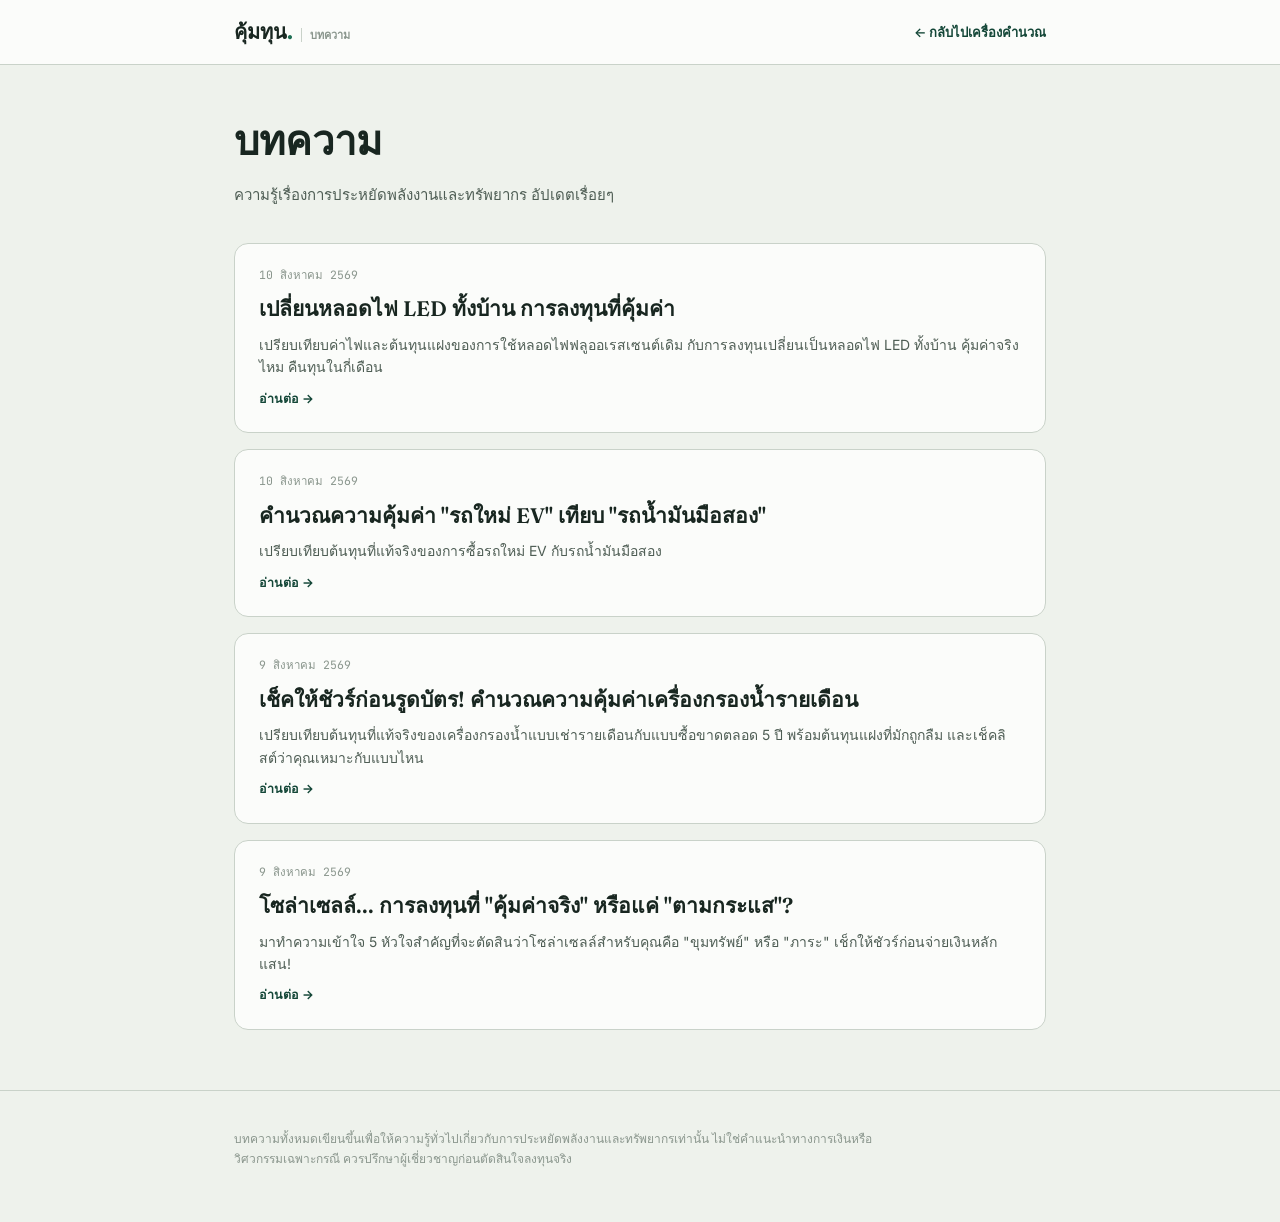
<file: articles.html>
<!DOCTYPE html>
<html lang="th">
<head>
<meta charset="UTF-8" />
<meta name="viewport" content="width=device-width, initial-scale=1.0" />
<title>บทความ — คุ้มทุน</title>
<meta name="description" content="บทความความรู้เรื่องการประหยัดพลังงานและทรัพยากร จากคุ้มทุน" />
<link rel="preconnect" href="https://fonts.googleapis.com" />
<link rel="preconnect" href="https://fonts.gstatic.com" crossorigin />
<link href="https://fonts.googleapis.com/css2?family=Fraunces:opsz,wght@9..144,300;9..144,500;9..144,600;9..144,700&family=Inter:wght@400;500;600;700&family=JetBrains+Mono:wght@400;500;600;700&display=swap" rel="stylesheet" />
<style>
  :root{
    --paper:#EEF2EC; --paper-raised:#FBFCFA; --ink:#182620; --ink-soft:#4E5D54; --ink-faint:#8A968D;
    --line:#C9D2C9; --line-soft:#DEE5DC; --primary:#1F6F54; --primary-dark:#134637; --primary-soft:#DCEBE1;
    --radius:14px;
  }
  *{box-sizing:border-box;}
  html,body{margin:0;padding:0;max-width:100%;overflow-x:hidden;}
  body{background:var(--paper);color:var(--ink);font-family:'Inter',sans-serif;-webkit-font-smoothing:antialiased;line-height:1.6;}
  .wrap{max-width:860px;margin:0 auto;padding:0 24px;}
  a{color:var(--primary-dark);}

  header{border-bottom:1px solid var(--line);background:var(--paper-raised);}
  header .bar{display:flex;align-items:center;justify-content:space-between;height:64px;}
  .brand{font-family:'Fraunces',serif;font-weight:700;font-size:20px;}
  .brand .tag{font-family:'JetBrains Mono',monospace;font-size:11px;color:var(--ink-faint);border-left:1px solid var(--line);padding-left:8px;margin-left:8px;}
  .back-link{font-family:'Inter',sans-serif;font-size:13px;font-weight:600;color:var(--primary-dark);text-decoration:none;}
  .back-link:hover{text-decoration:underline;}

  .hero{padding:44px 0 8px;}
  .hero h1{font-family:'Fraunces',serif;font-size:clamp(28px,5vw,40px);font-weight:600;margin:0 0 10px;}
  .hero p{color:var(--ink-soft);font-size:15px;max-width:560px;margin:0 0 28px;}

  /* -------- list view -------- */
  .article-grid{display:flex;flex-direction:column;gap:16px;margin-bottom:60px;}
  .article-card{
    display:block;background:var(--paper-raised);border:1px solid var(--line);border-radius:var(--radius);
    padding:22px 24px;text-decoration:none;color:inherit;transition:.15s;
  }
  .article-card:hover{border-color:var(--primary);box-shadow:0 2px 10px rgba(31,111,84,.08);}
  .article-card .date{font-family:'JetBrains Mono',monospace;font-size:11.5px;color:var(--ink-faint);margin-bottom:8px;}
  .article-card h2{font-family:'Fraunces',serif;font-size:21px;font-weight:600;margin:0 0 8px;color:var(--ink);}
  .article-card .excerpt{font-size:14px;color:var(--ink-soft);line-height:1.6;margin:0;}
  .article-card .read-more{display:inline-block;margin-top:10px;font-size:12.5px;font-weight:700;color:var(--primary-dark);}

  .empty-state{
    text-align:center;padding:60px 20px;color:var(--ink-faint);font-size:14px;
    border:1px dashed var(--line);border-radius:var(--radius);margin-bottom:60px;
  }

  /* -------- detail view -------- */
  .article-detail{margin-bottom:60px;}
  .article-detail .date{font-family:'JetBrains Mono',monospace;font-size:12px;color:var(--ink-faint);margin-bottom:10px;}
  .article-detail h1{font-family:'Fraunces',serif;font-size:clamp(26px,4.5vw,36px);font-weight:600;margin:0 0 20px;line-height:1.25;}
  .article-detail .cover{width:100%;border-radius:var(--radius);margin-bottom:24px;display:block;}
  .article-body{font-size:16px;line-height:1.85;color:var(--ink);}
  .article-body p{margin:0 0 18px;}
  .article-body h2{font-family:'Fraunces',serif;font-size:22px;font-weight:600;margin:32px 0 14px;}
  .article-body h3{font-family:'Fraunces',serif;font-size:18px;font-weight:600;margin:26px 0 12px;}
  .article-body ul, .article-body ol{margin:0 0 18px;padding-left:22px;}
  .article-body li{margin-bottom:6px;}
  .article-body img{max-width:100%;border-radius:10px;margin:8px 0;}
  .article-body a{color:var(--primary-dark);}
  .article-body strong{color:var(--ink);}
  .article-body blockquote{
    border-left:3px solid var(--primary);margin:20px 0;padding:2px 0 2px 18px;color:var(--ink-soft);font-style:italic;
  }

  footer{border-top:1px solid var(--line);padding:26px 0 40px;margin-top:20px;}
  footer p{font-size:12px;color:var(--ink-faint);line-height:1.7;max-width:640px;}

  @media (max-width:480px){
    .wrap{padding:0 16px;}
    .article-card{padding:18px;}
  }
</style>
</head>
<body>

<header>
  <div class="wrap bar">
    <div class="brand">คุ้มทุน<span style="color:var(--primary)">.</span><span class="tag">บทความ</span></div>
    <a class="back-link" href="index.html">← กลับไปเครื่องคำนวณ</a>
  </div>
</header>

<div class="wrap">
  <div id="content"></div>
</div>

<footer>
  <div class="wrap">
    <p>บทความทั้งหมดเขียนขึ้นเพื่อให้ความรู้ทั่วไปเกี่ยวกับการประหยัดพลังงานและทรัพยากรเท่านั้น ไม่ใช่คำแนะนำทางการเงินหรือวิศวกรรมเฉพาะกรณี ควรปรึกษาผู้เชี่ยวชาญก่อนตัดสินใจลงทุนจริง</p>
  </div>
</footer>

<script>
(function(){

  function escapeAttr(s){ return (s||'').replace(/"/g,'&quot;'); }

  function formatDate(iso){
    if(!iso) return '';
    try{
      const d = new Date(iso+'T00:00:00');
      return d.toLocaleDateString('th-TH', {year:'numeric', month:'long', day:'numeric'});
    }catch(e){ return iso; }
  }

  function renderList(articles){
    const el = document.getElementById('content');
    const sorted = articles.slice().sort((a,b)=> (b.date||'').localeCompare(a.date||''));
    if(sorted.length===0){
      el.innerHTML = [
        '<div class="hero"><h1>บทความ</h1><p>ความรู้เรื่องการประหยัดพลังงานและทรัพยากร อัปเดตเรื่อยๆ</p></div>',
        '<div class="empty-state">ยังไม่มีบทความในขณะนี้ — กลับมาดูใหม่เร็วๆ นี้</div>'
      ].join('');
      return;
    }
    el.innerHTML = [
      '<div class="hero"><h1>บทความ</h1><p>ความรู้เรื่องการประหยัดพลังงานและทรัพยากร อัปเดตเรื่อยๆ</p></div>',
      '<div class="article-grid">',
      sorted.map(a=>
        '<a class="article-card" href="'+(a.link || ('article/'+encodeURIComponent(a.slug||a.id)+'.html'))+'">'+
          '<div class="date">'+formatDate(a.date)+'</div>'+
          '<h2>'+(a.title||'ไม่มีชื่อบทความ')+'</h2>'+
          (a.excerpt ? '<p class="excerpt">'+a.excerpt+'</p>' : '')+
          '<span class="read-more">อ่านต่อ →</span>'+
        '</a>'
      ).join(''),
      '</div>'
    ].join('');
  }

  let allArticles = [];
  fetch('articles-config.json', {cache:'no-store'})
    .then(r=> r.ok ? r.json() : {articles:[]})
    .then(cfg=>{
      allArticles = Array.isArray(cfg.articles) ? cfg.articles : [];
      renderList(allArticles);
    })
    .catch(()=>{
      document.getElementById('content').innerHTML =
        '<div class="hero"><h1>บทความ</h1></div><div class="empty-state">ไม่สามารถโหลดบทความได้ในขณะนี้</div>';
    });
})();
</script>
</body>
</html>
</file>
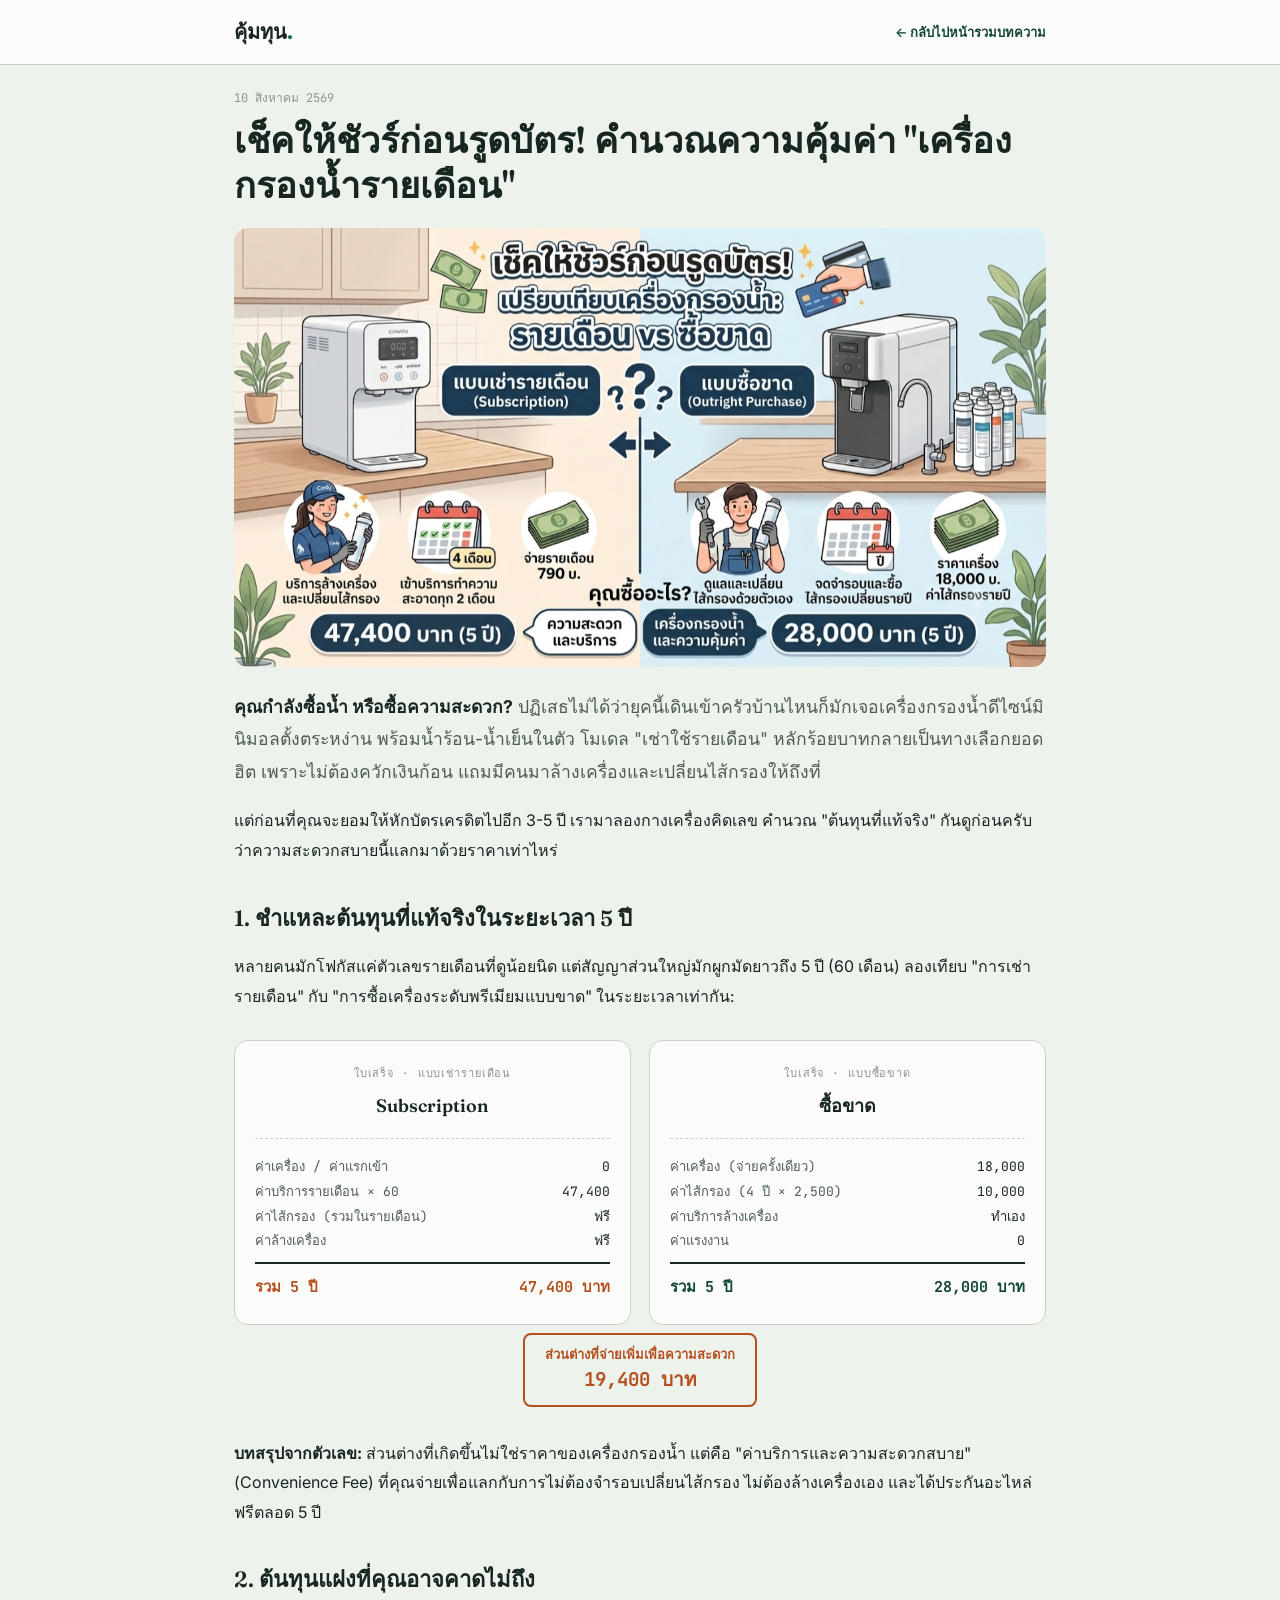
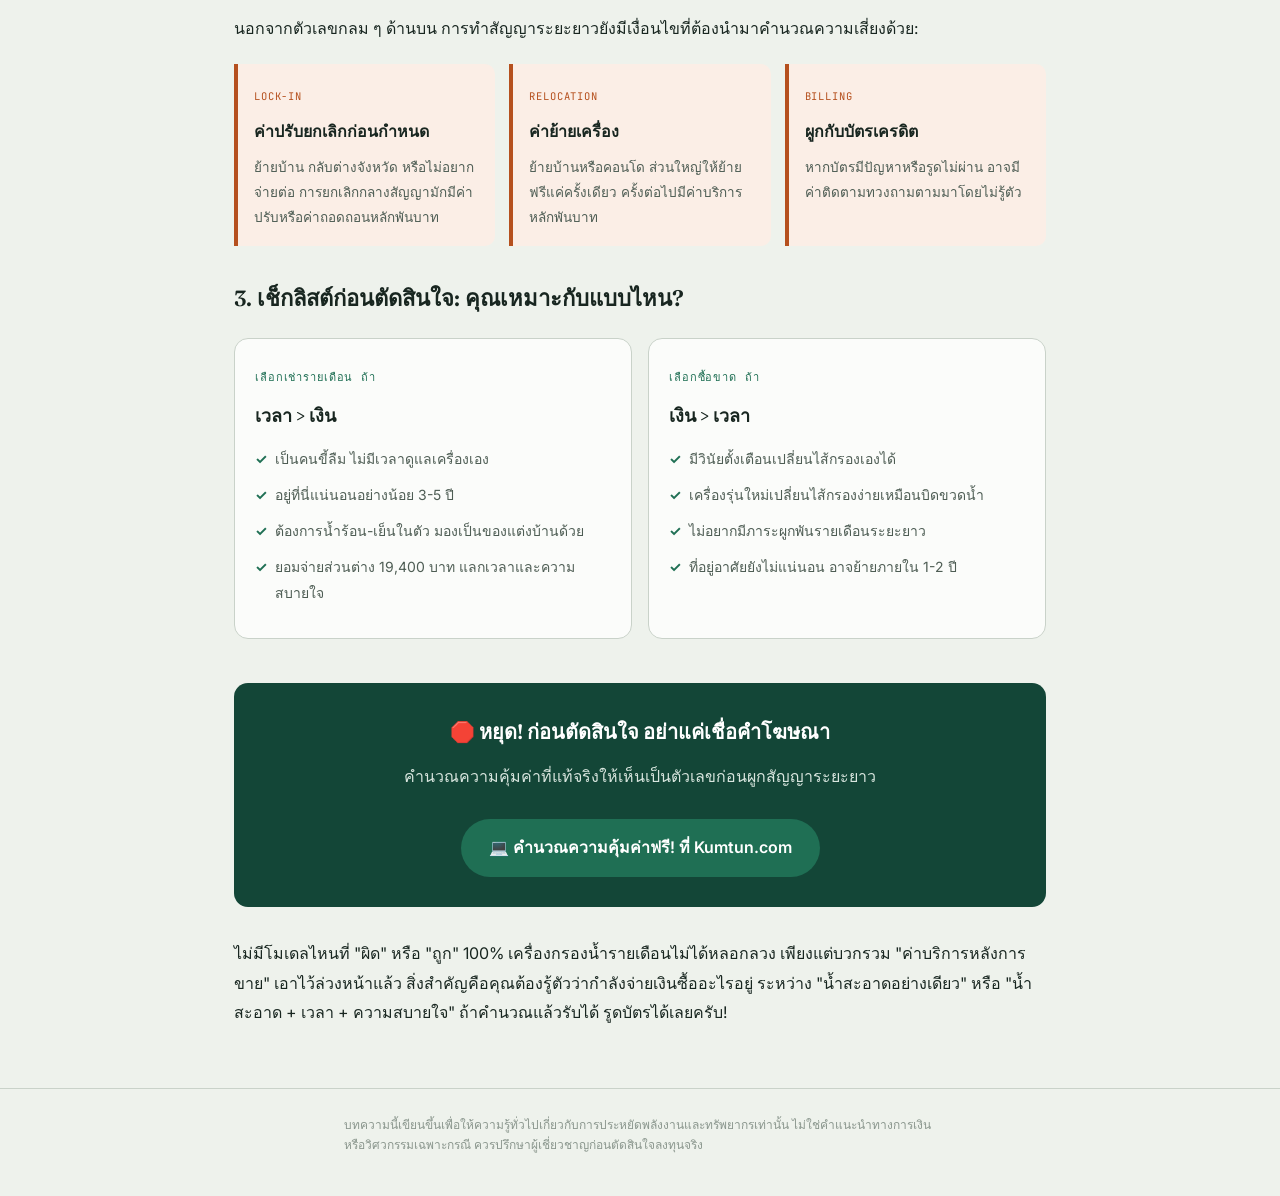
<file: article/Check before subscription.html>
<!DOCTYPE html>
<html lang="th">
<head>
<meta charset="UTF-8" />
<meta name="viewport" content="width=device-width, initial-scale=1.0" />
<title>เช็คให้ชัวร์ก่อนรูดบัตร! คำนวณความคุ้มค่าเครื่องกรองน้ำรายเดือน — คุ้มทุน</title>
<meta name="description" content="เปรียบเทียบต้นทุนที่แท้จริงของเครื่องกรองน้ำแบบเช่ารายเดือนกับแบบซื้อขาดตลอด 5 ปี พร้อมต้นทุนแฝงที่มักถูกลืม และเช็กลิสต์ว่าคุณเหมาะกับแบบไหน" />
<link rel="canonical" href="https://kumtun.com/article/water-filter-subscription-worth-it.html" />
<meta property="og:type" content="article" />
<meta property="og:title" content="เช็คให้ชัวร์ก่อนรูดบัตร! คำนวณความคุ้มค่าเครื่องกรองน้ำรายเดือน" />
<meta property="og:description" content="เปรียบเทียบต้นทุนที่แท้จริงของเครื่องกรองน้ำแบบเช่ารายเดือนกับแบบซื้อขาดตลอด 5 ปี พร้อมต้นทุนแฝงที่มักถูกลืม และเช็กลิสต์ว่าคุณเหมาะกับแบบไหน" />
<meta property="og:url" content="https://kumtun.com/article/water-filter-subscription-worth-it.html" />
<meta property="og:image" content="https://kumtun.com/pic/water-filter-subscription-cover.jpg" />
<meta name="twitter:card" content="summary_large_image" />
<link rel="preconnect" href="https://fonts.googleapis.com" />
<link rel="preconnect" href="https://fonts.gstatic.com" crossorigin />
<link href="https://fonts.googleapis.com/css2?family=Fraunces:opsz,wght@9..144,300;9..144,500;9..144,600;9..144,700&family=Inter:wght@400;500;600;700&family=JetBrains+Mono:wght@400;500;600;700&display=swap" rel="stylesheet" />
<script type="application/ld+json">
{
  "@context": "https://schema.org",
  "@type": "Article",
  "headline": "เช็คให้ชัวร์ก่อนรูดบัตร! คำนวณความคุ้มค่าเครื่องกรองน้ำรายเดือน",
  "description": "เปรียบเทียบต้นทุนที่แท้จริงของเครื่องกรองน้ำแบบเช่ารายเดือนกับแบบซื้อขาดตลอด 5 ปี พร้อมต้นทุนแฝงที่มักถูกลืม และเช็กลิสต์ว่าคุณเหมาะกับแบบไหน",
  "datePublished": "2026-08-10",
  "image": "https://kumtun.com/pic/water-filter-subscription-cover.jpg",
  "publisher": {
    "@type": "Organization",
    "name": "คุ้มทุน"
  }
}
</script>
<style>
  :root{--paper:#EEF2EC;--paper-raised:#FBFCFA;--ink:#182620;--ink-soft:#4E5D54;--ink-faint:#8A968D;--line:#C9D2C9;--primary:#1F6F54;--primary-dark:#134637;--rust:#B5501E;--rust-bg:#FBEEE6;--radius:14px;}
  *{box-sizing:border-box;} html,body{margin:0;padding:0;max-width:100%;overflow-x:hidden;}
  body{background:var(--paper);color:var(--ink);font-family:'Inter',sans-serif;-webkit-font-smoothing:antialiased;line-height:1.6;}
  .wrap{max-width:860px;margin:0 auto;padding:0 24px;}
  a{color:var(--primary-dark);} .back-link{font-size:13px;font-weight:600;text-decoration:none;}
  header{border-bottom:1px solid var(--line);background:var(--paper-raised);}
  header .bar{display:flex;align-items:center;justify-content:space-between;height:64px;max-width:860px;margin:0 auto;padding:0 24px;}
  .brand{font-family:'Fraunces',serif;font-weight:700;font-size:20px;}
  .article-detail{margin-bottom:60px;}
  .article-detail .date{font-family:'JetBrains Mono',monospace;font-size:12px;color:var(--ink-faint);margin:24px 0 10px;}
  .article-detail h1{font-family:'Fraunces',serif;font-size:clamp(26px,4.5vw,36px);font-weight:600;margin:0 0 20px;line-height:1.25;}
  .article-detail .cover{width:100%;border-radius:var(--radius);margin-bottom:24px;display:block;}
  .article-body{font-size:16px;line-height:1.85;color:var(--ink);}
  .article-body p{margin:0 0 18px;} .article-body h2{font-family:'Fraunces',serif;font-size:22px;font-weight:600;margin:32px 0 14px;}
  .article-body h3{font-family:'Fraunces',serif;font-size:18px;font-weight:600;margin:26px 0 12px;}
  .article-body ul,.article-body ol{margin:0 0 18px;padding-left:22px;} .article-body li{margin-bottom:6px;}
  .article-body img{max-width:100%;border-radius:10px;margin:8px 0;} .article-body strong{color:var(--ink);}
  .article-body .intro{font-size:1.1em;color:var(--ink-soft);}
  footer{border-top:1px solid var(--line);padding:26px 0 40px;margin-top:20px;}
  footer p{font-size:12px;color:var(--ink-faint);line-height:1.7;max-width:640px;margin:0 auto;padding:0 24px;}

  /* ---- article-specific components, built from the same design tokens ---- */
  .receipts{display:grid;grid-template-columns:1fr 1fr;gap:18px;margin:28px 0 8px;}
  @media (max-width:560px){.receipts{grid-template-columns:1fr;}}
  .receipt{background:var(--paper-raised);border:1px solid var(--line);border-radius:var(--radius);padding:22px 20px;}
  .receipt .r-label{font-family:'JetBrains Mono',monospace;font-size:11px;letter-spacing:.08em;text-transform:uppercase;color:var(--ink-faint);text-align:center;}
  .receipt h3{margin:6px 0 0 !important;text-align:center;}
  .receipt hr{border:none;border-top:1.5px dashed var(--line);margin:16px 0;}
  .receipt .r-row{display:flex;justify-content:space-between;gap:10px;font-family:'JetBrains Mono',monospace;font-size:13px;line-height:1.9;color:var(--ink);}
  .receipt .r-row span:first-child{color:var(--ink-soft);}
  .receipt .r-total{display:flex;justify-content:space-between;font-family:'JetBrains Mono',monospace;font-weight:700;font-size:15px;margin-top:8px;padding-top:10px;border-top:2px solid var(--ink);}
  .receipt.rent .r-total{color:var(--rust);}
  .receipt.buy .r-total{color:var(--primary-dark);}
  .stamp-wrap{display:flex;justify-content:center;margin:8px 0 32px;}
  .stamp{border:2px solid var(--rust);color:var(--rust);font-family:'JetBrains Mono',monospace;font-weight:700;font-size:13px;padding:10px 20px;border-radius:8px;text-align:center;line-height:1.5;}
  .stamp span{display:block;font-size:19px;margin-top:2px;}

  .cost-cards{display:grid;grid-template-columns:repeat(3,1fr);gap:14px;margin:20px 0 32px;}
  @media (max-width:640px){.cost-cards{grid-template-columns:1fr;}}
  .cost-card{background:var(--rust-bg);border-left:4px solid var(--rust);border-radius:0 10px 10px 0;padding:16px 16px;}
  .cost-card .tag{font-family:'JetBrains Mono',monospace;font-size:10.5px;letter-spacing:.08em;text-transform:uppercase;color:var(--rust);}
  .cost-card h3{margin:8px 0 8px !important;font-size:16px !important;}
  .cost-card p{font-size:13.5px;margin:0;color:var(--ink-soft);}

  .cta-box{background:var(--primary-dark);border-radius:var(--radius);padding:30px 26px;text-align:center;margin:44px 0 32px;}
  .cta-box h3{color:#fff !important;margin-top:0 !important;font-size:20px !important;}
  .cta-box p{color:#D9E6DF;}
  .cta-button{display:inline-block;background:var(--primary);color:#fff !important;padding:14px 28px;text-decoration:none;font-weight:600;border-radius:50px;margin-top:10px;font-family:'Inter',sans-serif;}
  .cta-button:hover{background:#20805f;}

  .check-grid{display:grid;grid-template-columns:1fr 1fr;gap:16px;margin:20px 0 8px;}
  @media (max-width:640px){.check-grid{grid-template-columns:1fr;}}
  .check-card{background:var(--paper-raised);border:1px solid var(--line);border-radius:var(--radius);padding:22px 20px;}
  .check-card .k-eyebrow{font-family:'JetBrains Mono',monospace;font-size:11px;letter-spacing:.08em;text-transform:uppercase;color:var(--primary);}
  .check-card h3{margin:8px 0 14px !important;}
  .check-card ul{padding-left:0;list-style:none;margin:0 !important;}
  .check-card li{display:flex;gap:8px;font-size:14px;color:var(--ink-soft);margin-bottom:10px !important;}
  .check-card li::before{content:"✓";color:var(--primary);font-weight:700;flex-shrink:0;}
</style>
</head>
<body>
<header><div class="bar"><div class="brand">คุ้มทุน<span style="color:var(--primary)">.</span></div><a class="back-link" href="../articles.html">← กลับไปหน้ารวมบทความ</a></div></header>
<div class="wrap">
  <div class="article-detail">
    <div class="date">10 สิงหาคม 2569</div>
    <h1>เช็คให้ชัวร์ก่อนรูดบัตร! คำนวณความคุ้มค่า &quot;เครื่องกรองน้ำรายเดือน&quot;</h1>
    <img class="cover" src="../pic/water-filter-subscription-cover.jpg" alt="เช็คให้ชัวร์ก่อนรูดบัตร! คำนวณความคุ้มค่าเครื่องกรองน้ำรายเดือน"/>
    <div class="article-body">

      <p class="intro"><strong>คุณกำลังซื้อน้ำ หรือซื้อความสะดวก?</strong> ปฏิเสธไม่ได้ว่ายุคนี้เดินเข้าครัวบ้านไหนก็มักเจอเครื่องกรองน้ำดีไซน์มินิมอลตั้งตระหง่าน พร้อมน้ำร้อน-น้ำเย็นในตัว โมเดล "เช่าใช้รายเดือน" หลักร้อยบาทกลายเป็นทางเลือกยอดฮิต เพราะไม่ต้องควักเงินก้อน แถมมีคนมาล้างเครื่องและเปลี่ยนไส้กรองให้ถึงที่</p>

      <p>แต่ก่อนที่คุณจะยอมให้หักบัตรเครดิตไปอีก 3-5 ปี เรามาลองกางเครื่องคิดเลข คำนวณ "ต้นทุนที่แท้จริง" กันดูก่อนครับ ว่าความสะดวกสบายนี้แลกมาด้วยราคาเท่าไหร่</p>

      <h2>1. ชำแหละต้นทุนที่แท้จริงในระยะเวลา 5 ปี</h2>
      <p>หลายคนมักโฟกัสแค่ตัวเลขรายเดือนที่ดูน้อยนิด แต่สัญญาส่วนใหญ่มักผูกมัดยาวถึง 5 ปี (60 เดือน) ลองเทียบ "การเช่ารายเดือน" กับ "การซื้อเครื่องระดับพรีเมียมแบบขาด" ในระยะเวลาเท่ากัน:</p>

      <div class="receipts">
        <div class="receipt rent">
          <div class="r-label">ใบเสร็จ · แบบเช่ารายเดือน</div>
          <h3>Subscription</h3>
          <hr>
          <div class="r-row"><span>ค่าเครื่อง / ค่าแรกเข้า</span><span>0</span></div>
          <div class="r-row"><span>ค่าบริการรายเดือน × 60</span><span>47,400</span></div>
          <div class="r-row"><span>ค่าไส้กรอง (รวมในรายเดือน)</span><span>ฟรี</span></div>
          <div class="r-row"><span>ค่าล้างเครื่อง</span><span>ฟรี</span></div>
          <div class="r-total"><span>รวม 5 ปี</span><span>47,400 บาท</span></div>
        </div>
        <div class="receipt buy">
          <div class="r-label">ใบเสร็จ · แบบซื้อขาด</div>
          <h3>ซื้อขาด</h3>
          <hr>
          <div class="r-row"><span>ค่าเครื่อง (จ่ายครั้งเดียว)</span><span>18,000</span></div>
          <div class="r-row"><span>ค่าไส้กรอง (4 ปี × 2,500)</span><span>10,000</span></div>
          <div class="r-row"><span>ค่าบริการล้างเครื่อง</span><span>ทำเอง</span></div>
          <div class="r-row"><span>ค่าแรงงาน</span><span>0</span></div>
          <div class="r-total"><span>รวม 5 ปี</span><span>28,000 บาท</span></div>
        </div>
      </div>
      <div class="stamp-wrap"><div class="stamp">ส่วนต่างที่จ่ายเพิ่มเพื่อความสะดวก<span>19,400 บาท</span></div></div>

      <p><strong>บทสรุปจากตัวเลข:</strong> ส่วนต่างที่เกิดขึ้นไม่ใช่ราคาของเครื่องกรองน้ำ แต่คือ "ค่าบริการและความสะดวกสบาย" (Convenience Fee) ที่คุณจ่ายเพื่อแลกกับการไม่ต้องจำรอบเปลี่ยนไส้กรอง ไม่ต้องล้างเครื่องเอง และได้ประกันอะไหล่ฟรีตลอด 5 ปี</p>

      <h2>2. ต้นทุนแฝงที่คุณอาจคาดไม่ถึง</h2>
      <p>นอกจากตัวเลขกลม ๆ ด้านบน การทำสัญญาระยะยาวยังมีเงื่อนไขที่ต้องนำมาคำนวณความเสี่ยงด้วย:</p>
      <div class="cost-cards">
        <div class="cost-card"><span class="tag">Lock-in</span><h3>ค่าปรับยกเลิกก่อนกำหนด</h3><p>ย้ายบ้าน กลับต่างจังหวัด หรือไม่อยากจ่ายต่อ การยกเลิกกลางสัญญามักมีค่าปรับหรือค่าถอดถอนหลักพันบาท</p></div>
        <div class="cost-card"><span class="tag">Relocation</span><h3>ค่าย้ายเครื่อง</h3><p>ย้ายบ้านหรือคอนโด ส่วนใหญ่ให้ย้ายฟรีแค่ครั้งเดียว ครั้งต่อไปมีค่าบริการหลักพันบาท</p></div>
        <div class="cost-card"><span class="tag">Billing</span><h3>ผูกกับบัตรเครดิต</h3><p>หากบัตรมีปัญหาหรือรูดไม่ผ่าน อาจมีค่าติดตามทวงถามตามมาโดยไม่รู้ตัว</p></div>
      </div>

      <h2>3. เช็กลิสต์ก่อนตัดสินใจ: คุณเหมาะกับแบบไหน?</h2>
      <div class="check-grid">
        <div class="check-card">
          <span class="k-eyebrow">เลือกเช่ารายเดือน ถ้า</span>
          <h3>เวลา &gt; เงิน</h3>
          <ul>
            <li>เป็นคนขี้ลืม ไม่มีเวลาดูแลเครื่องเอง</li>
            <li>อยู่ที่นี่แน่นอนอย่างน้อย 3-5 ปี</li>
            <li>ต้องการน้ำร้อน-เย็นในตัว มองเป็นของแต่งบ้านด้วย</li>
            <li>ยอมจ่ายส่วนต่าง 19,400 บาท แลกเวลาและความสบายใจ</li>
          </ul>
        </div>
        <div class="check-card">
          <span class="k-eyebrow">เลือกซื้อขาด ถ้า</span>
          <h3>เงิน &gt; เวลา</h3>
          <ul>
            <li>มีวินัยตั้งเตือนเปลี่ยนไส้กรองเองได้</li>
            <li>เครื่องรุ่นใหม่เปลี่ยนไส้กรองง่ายเหมือนบิดขวดน้ำ</li>
            <li>ไม่อยากมีภาระผูกพันรายเดือนระยะยาว</li>
            <li>ที่อยู่อาศัยยังไม่แน่นอน อาจย้ายภายใน 1-2 ปี</li>
          </ul>
        </div>
      </div>

      <div class="cta-box">
        <h3>🛑 หยุด! ก่อนตัดสินใจ อย่าแค่เชื่อคำโฆษณา</h3>
        <p>คำนวณความคุ้มค่าที่แท้จริงให้เห็นเป็นตัวเลขก่อนผูกสัญญาระยะยาว</p>
        <a href="http://www.Kumtun.com" class="cta-button" target="_blank">💻 คำนวณความคุ้มค่าฟรี! ที่ Kumtun.com</a>
      </div>

      <p>ไม่มีโมเดลไหนที่ "ผิด" หรือ "ถูก" 100% เครื่องกรองน้ำรายเดือนไม่ได้หลอกลวง เพียงแต่บวกรวม "ค่าบริการหลังการขาย" เอาไว้ล่วงหน้าแล้ว สิ่งสำคัญคือคุณต้องรู้ตัวว่ากำลังจ่ายเงินซื้ออะไรอยู่ ระหว่าง "น้ำสะอาดอย่างเดียว" หรือ "น้ำสะอาด + เวลา + ความสบายใจ" ถ้าคำนวณแล้วรับได้ รูดบัตรได้เลยครับ!</p>

    </div>
  </div>
</div>
<footer><div class="wrap"><p>บทความนี้เขียนขึ้นเพื่อให้ความรู้ทั่วไปเกี่ยวกับการประหยัดพลังงานและทรัพยากรเท่านั้น ไม่ใช่คำแนะนำทางการเงินหรือวิศวกรรมเฉพาะกรณี ควรปรึกษาผู้เชี่ยวชาญก่อนตัดสินใจลงทุนจริง</p></div></footer>
</body>
</html>
</file>
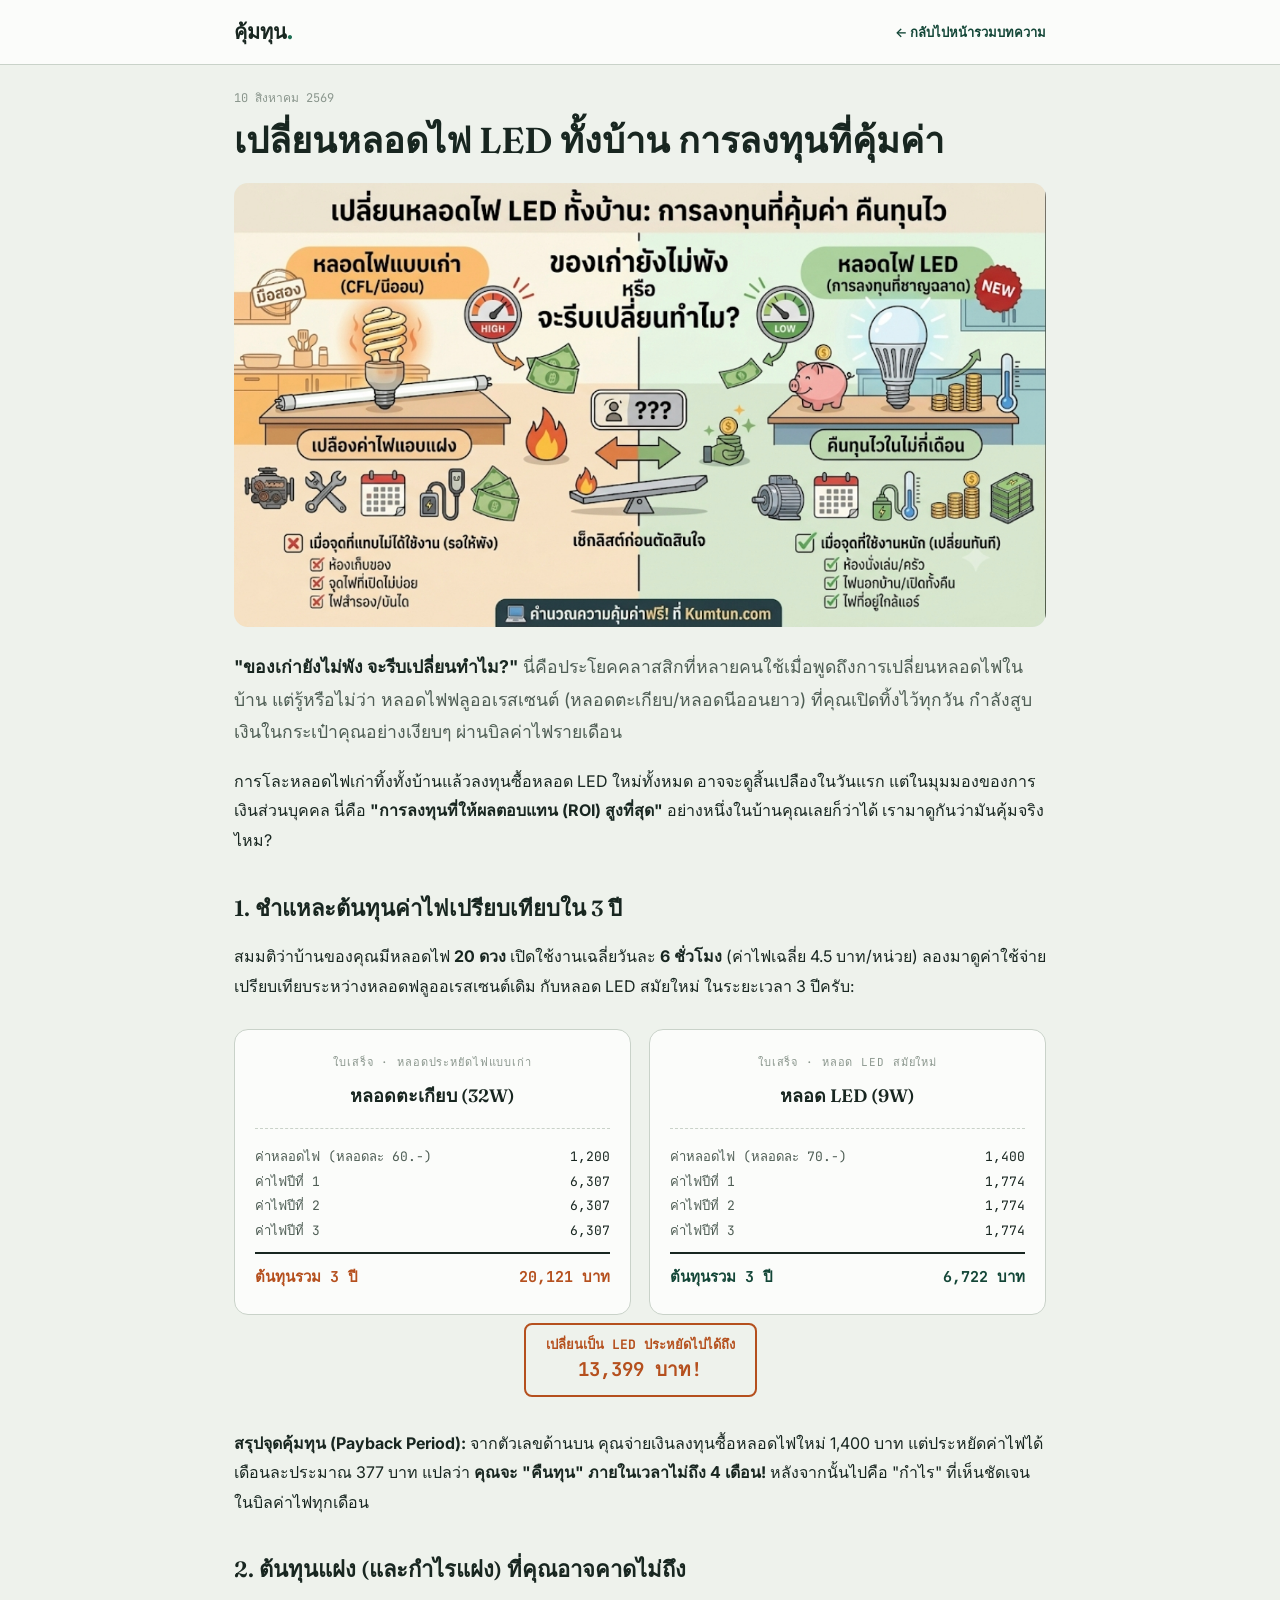
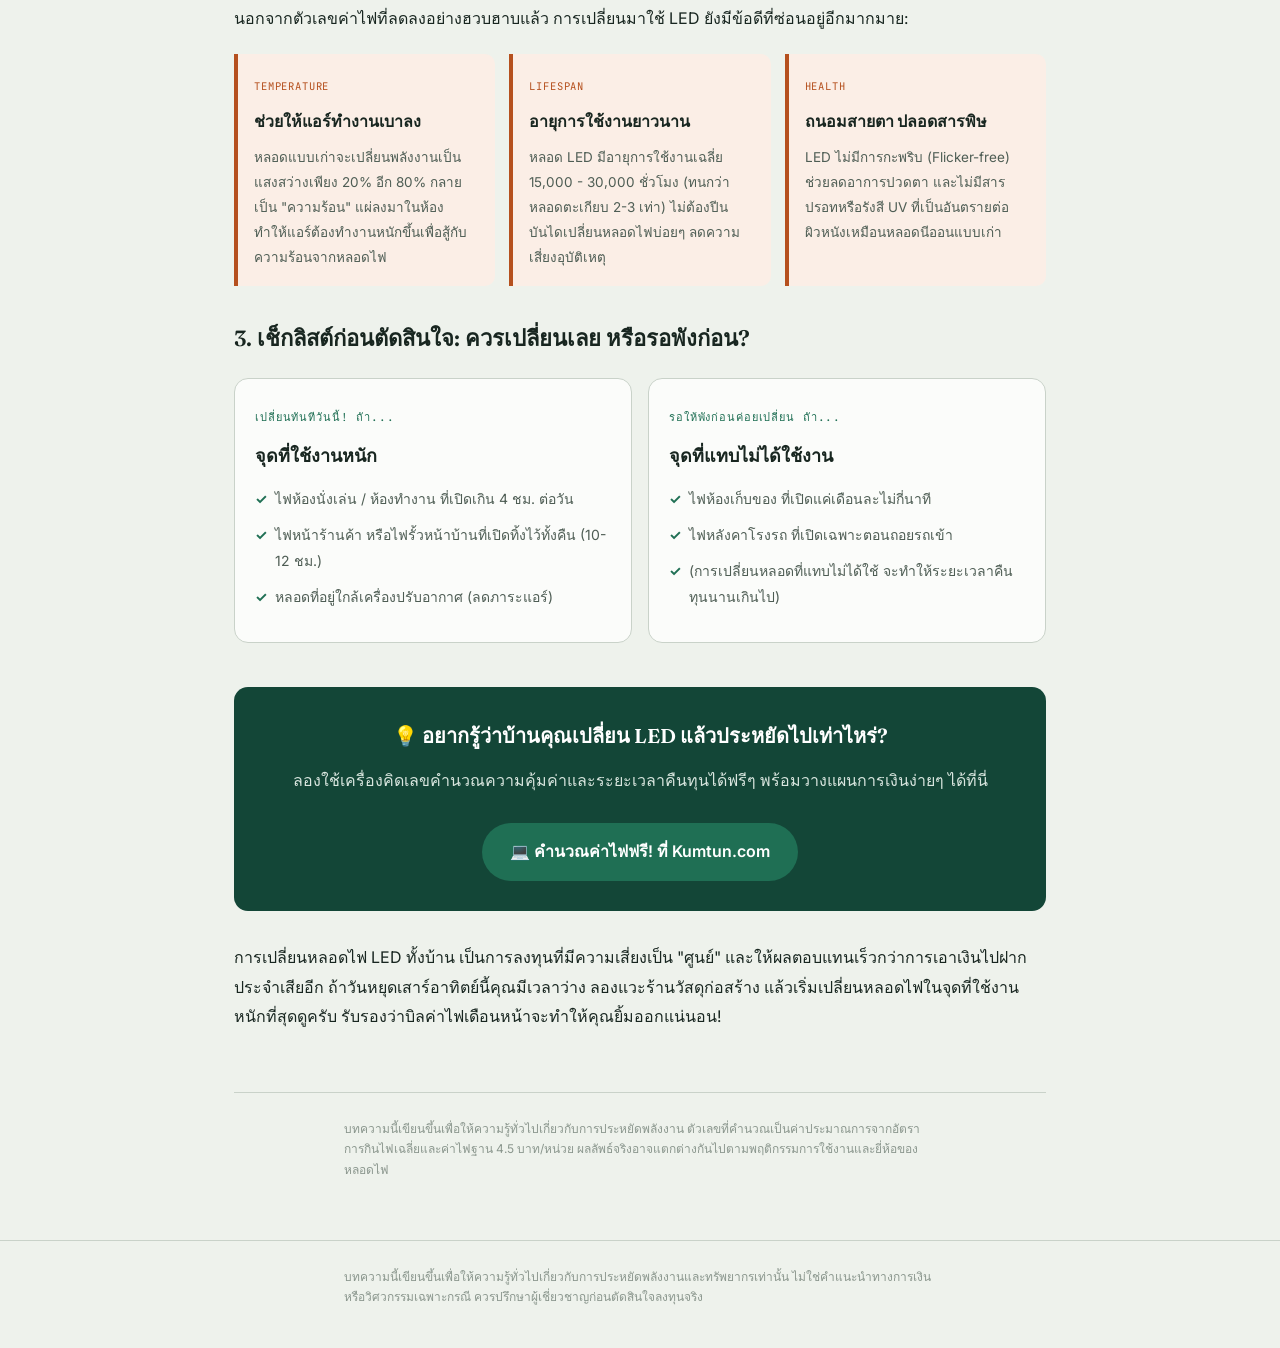
<file: article/led-bulb-investment.html>
<!DOCTYPE html>
<html lang="th">
<head>
<meta charset="UTF-8" />
<meta name="viewport" content="width=device-width, initial-scale=1.0" />
<title>เปลี่ยนหลอดไฟ LED ทั้งบ้าน การลงทุนที่คุ้มค่า — คุ้มทุน</title>
<meta name="description" content="เปรียบเทียบค่าไฟและต้นทุนแฝงของการใช้หลอดไฟฟลูออเรสเซนต์เดิม กับการลงทุนเปลี่ยนเป็นหลอดไฟ LED ทั้งบ้าน คุ้มค่าจริงไหม คืนทุนในกี่เดือน" />
<link rel="canonical" href="https://kumtun.com/article/led-bulb-investment.html" />
<meta property="og:type" content="article" />
<meta property="og:title" content="เปลี่ยนหลอดไฟ LED ทั้งบ้าน การลงทุนที่คุ้มค่า" />
<meta property="og:description" content="เปรียบเทียบค่าไฟและต้นทุนแฝงของการใช้หลอดไฟฟลูออเรสเซนต์เดิม กับการลงทุนเปลี่ยนเป็นหลอดไฟ LED ทั้งบ้าน คุ้มค่าจริงไหม คืนทุนในกี่เดือน" />
<meta property="og:url" content="https://kumtun.com/article/led-bulb-investment.html" />
<meta property="og:image" content="https://kumtun.com/pic/led-invest.jpg" />
<meta name="twitter:card" content="summary_large_image" />
<link rel="preconnect" href="https://fonts.googleapis.com" />
<link rel="preconnect" href="https://fonts.gstatic.com" crossorigin />
<link href="https://fonts.googleapis.com/css2?family=Fraunces:opsz,wght@9..144,300;9..144,500;9..144,600;9..144,700&family=Inter:wght@400;500;600;700&family=JetBrains+Mono:wght@400;500;600;700&display=swap" rel="stylesheet" />
<script type="application/ld+json">
{
  "@context": "https://schema.org",
  "@type": "Article",
  "headline": "เปลี่ยนหลอดไฟ LED ทั้งบ้าน การลงทุนที่คุ้มค่า",
  "description": "เปรียบเทียบค่าไฟและต้นทุนแฝงของการใช้หลอดไฟฟลูออเรสเซนต์เดิม กับการลงทุนเปลี่ยนเป็นหลอดไฟ LED ทั้งบ้าน คุ้มค่าจริงไหม คืนทุนในกี่เดือน",
  "datePublished": "2026-08-10",
  "image": "https://kumtun.com/pic/led-invest.jpg",
  "publisher": {
    "@type": "Organization",
    "name": "คุ้มทุน"
  }
}
</script>
<style>
  :root{--paper:#EEF2EC;--paper-raised:#FBFCFA;--ink:#182620;--ink-soft:#4E5D54;--ink-faint:#8A968D;--line:#C9D2C9;--primary:#1F6F54;--primary-dark:#134637;--radius:14px;}
  *{box-sizing:border-box;} html,body{margin:0;padding:0;max-width:100%;overflow-x:hidden;}
  body{background:var(--paper);color:var(--ink);font-family:'Inter',sans-serif;-webkit-font-smoothing:antialiased;line-height:1.6;}
  .wrap{max-width:860px;margin:0 auto;padding:0 24px;}
  a{color:var(--primary-dark);} .back-link{font-size:13px;font-weight:600;text-decoration:none;}
  header{border-bottom:1px solid var(--line);background:var(--paper-raised);}
  header .bar{display:flex;align-items:center;justify-content:space-between;height:64px;max-width:860px;margin:0 auto;padding:0 24px;}
  .brand{font-family:'Fraunces',serif;font-weight:700;font-size:20px;}
  .article-detail{margin-bottom:60px;}
  .article-detail .date{font-family:'JetBrains Mono',monospace;font-size:12px;color:var(--ink-faint);margin:24px 0 10px;}
  .article-detail h1{font-family:'Fraunces',serif;font-size:clamp(26px,4.5vw,36px);font-weight:600;margin:0 0 20px;line-height:1.25;}
  .article-detail .cover{width:100%;border-radius:var(--radius);margin-bottom:24px;display:block;}
  .article-body{font-size:16px;line-height:1.85;color:var(--ink);}
  .article-body p{margin:0 0 18px;} .article-body h2{font-family:'Fraunces',serif;font-size:22px;font-weight:600;margin:32px 0 14px;}
  .article-body h3{font-family:'Fraunces',serif;font-size:18px;font-weight:600;margin:26px 0 12px;}
  .article-body ul,.article-body ol{margin:0 0 18px;padding-left:22px;} .article-body li{margin-bottom:6px;}
  .article-body img{max-width:100%;border-radius:10px;margin:8px 0;} .article-body strong{color:var(--ink);}
  footer{border-top:1px solid var(--line);padding:26px 0 40px;margin-top:20px;}
  footer p{font-size:12px;color:var(--ink-faint);line-height:1.7;max-width:640px;margin:0 auto;padding:0 24px;}
</style>
</head>
<body>
<header><div class="bar"><div class="brand">คุ้มทุน<span style="color:var(--primary)">.</span></div><a class="back-link" href="../articles.html">← กลับไปหน้ารวมบทความ</a></div></header>
<div class="wrap">
  <div class="article-detail">
    <div class="date">10 สิงหาคม 2569</div>
    <h1>เปลี่ยนหลอดไฟ LED ทั้งบ้าน การลงทุนที่คุ้มค่า</h1>
    <img class="cover" src="../pic/led-invest.jpg" alt="เปลี่ยนหลอดไฟ LED ทั้งบ้าน การลงทุนที่คุ้มค่า"/>
    <div class="article-body"><!DOCTYPE html>
<html lang="th">
<head>
<meta charset="UTF-8" />
<meta name="viewport" content="width=device-width, initial-scale=1.0" />
<title>เปลี่ยนหลอดไฟ LED ทั้งบ้าน การลงทุนที่คุ้มค่า คืนทุนไวในกี่เดือน? — คุ้มทุน</title>
<meta name="description" content="เปรียบเทียบค่าไฟและต้นทุนแฝงของการใช้หลอดไฟฟลูออเรสเซนต์เดิม กับการลงทุนเปลี่ยนเป็นหลอดไฟ LED ทั้งบ้าน คุ้มค่าจริงไหม คืนทุนในกี่เดือน" />
<link rel="canonical" href="https://kumtun.com/article/led-bulb-investment.html" />
<meta property="og:type" content="article" />
<meta property="og:title" content="เปลี่ยนหลอดไฟ LED ทั้งบ้าน การลงทุนที่คุ้มค่า คืนทุนไวในกี่เดือน?" />
<meta property="og:description" content="เปรียบเทียบค่าไฟและต้นทุนแฝงของการใช้หลอดไฟฟลูออเรสเซนต์เดิม กับการลงทุนเปลี่ยนเป็นหลอดไฟ LED ทั้งบ้าน คุ้มค่าจริงไหม คืนทุนในกี่เดือน" />
<meta property="og:url" content="https://kumtun.com/article/led-bulb-investment.html" />
<meta property="og:image" content="https://kumtun.com/pic/led-bulb-cover.jpg" />
<meta name="twitter:card" content="summary_large_image" />
<link rel="preconnect" href="https://fonts.googleapis.com" />
<link rel="preconnect" href="https://fonts.gstatic.com" crossorigin />
<link href="https://fonts.googleapis.com/css2?family=Fraunces:opsz,wght@9..144,300;9..144,500;9..144,600;9..144,700&family=Inter:wght@400;500;600;700&family=JetBrains+Mono:wght@400;500;600;700&display=swap" rel="stylesheet" />
<script type="application/ld+json">
{
  "@context": "https://schema.org",
  "@type": "Article",
  "headline": "เปลี่ยนหลอดไฟ LED ทั้งบ้าน การลงทุนที่คุ้มค่า คืนทุนไวในกี่เดือน?",
  "description": "เปรียบเทียบค่าไฟและต้นทุนแฝงของการใช้หลอดไฟฟลูออเรสเซนต์เดิม กับการลงทุนเปลี่ยนเป็นหลอดไฟ LED ทั้งบ้าน คุ้มค่าจริงไหม คืนทุนในกี่เดือน",
  "datePublished": "2026-08-10",
  "image": "https://kumtun.com/pic/led-bulb-cover.jpg",
  "publisher": {
    "@type": "Organization",
    "name": "คุ้มทุน"
  }
}
</script>
<style>
  :root{--paper:#EEF2EC;--paper-raised:#FBFCFA;--ink:#182620;--ink-soft:#4E5D54;--ink-faint:#8A968D;--line:#C9D2C9;--primary:#1F6F54;--primary-dark:#134637;--rust:#B5501E;--rust-bg:#FBEEE6;--radius:14px;}
  *{box-sizing:border-box;} html,body{margin:0;padding:0;max-width:100%;overflow-x:hidden;}
  body{background:var(--paper);color:var(--ink);font-family:'Inter',sans-serif;-webkit-font-smoothing:antialiased;line-height:1.6;}
  .wrap{max-width:860px;margin:0 auto;padding:0 24px;}
  a{color:var(--primary-dark);} .back-link{font-size:13px;font-weight:600;text-decoration:none;}
  header{border-bottom:1px solid var(--line);background:var(--paper-raised);}
  header .bar{display:flex;align-items:center;justify-content:space-between;height:64px;max-width:860px;margin:0 auto;padding:0 24px;}
  .brand{font-family:'Fraunces',serif;font-weight:700;font-size:20px;}
  .article-detail{margin-bottom:60px;}
  .article-detail .date{font-family:'JetBrains Mono',monospace;font-size:12px;color:var(--ink-faint);margin:24px 0 10px;}
  .article-detail h1{font-family:'Fraunces',serif;font-size:clamp(26px,4.5vw,36px);font-weight:600;margin:0 0 20px;line-height:1.25;}
  .article-detail .cover{width:100%;border-radius:var(--radius);margin-bottom:24px;display:block;max-height:450px;object-fit:cover;}
  .article-body{font-size:16px;line-height:1.85;color:var(--ink);}
  .article-body p{margin:0 0 18px;} .article-body h2{font-family:'Fraunces',serif;font-size:22px;font-weight:600;margin:32px 0 14px;}
  .article-body h3{font-family:'Fraunces',serif;font-size:18px;font-weight:600;margin:26px 0 12px;}
  .article-body ul,.article-body ol{margin:0 0 18px;padding-left:22px;} .article-body li{margin-bottom:6px;}
  .article-body img{max-width:100%;border-radius:10px;margin:8px 0;} .article-body strong{color:var(--ink);}
  .article-body .intro{font-size:1.1em;color:var(--ink-soft);}
  footer{border-top:1px solid var(--line);padding:26px 0 40px;margin-top:20px;}
  footer p{font-size:12px;color:var(--ink-faint);line-height:1.7;max-width:640px;margin:0 auto;padding:0 24px;}

  /* ---- article-specific components, built from the same design tokens ---- */
  .receipts{display:grid;grid-template-columns:1fr 1fr;gap:18px;margin:28px 0 8px;}
  @media (max-width:560px){.receipts{grid-template-columns:1fr;}}
  .receipt{background:var(--paper-raised);border:1px solid var(--line);border-radius:var(--radius);padding:22px 20px;}
  .receipt .r-label{font-family:'JetBrains Mono',monospace;font-size:11px;letter-spacing:.08em;text-transform:uppercase;color:var(--ink-faint);text-align:center;}
  .receipt h3{margin:6px 0 0 !important;text-align:center;}
  .receipt hr{border:none;border-top:1.5px dashed var(--line);margin:16px 0;}
  .receipt .r-row{display:flex;justify-content:space-between;gap:10px;font-family:'JetBrains Mono',monospace;font-size:13px;line-height:1.9;color:var(--ink);}
  .receipt .r-row span:first-child{color:var(--ink-soft);}
  .receipt .r-total{display:flex;justify-content:space-between;font-family:'JetBrains Mono',monospace;font-weight:700;font-size:15px;margin-top:8px;padding-top:10px;border-top:2px solid var(--ink);}
  .receipt.rent .r-total{color:var(--rust);}
  .receipt.buy .r-total{color:var(--primary-dark);}
  .stamp-wrap{display:flex;justify-content:center;margin:8px 0 32px;}
  .stamp{border:2px solid var(--rust);color:var(--rust);font-family:'JetBrains Mono',monospace;font-weight:700;font-size:13px;padding:10px 20px;border-radius:8px;text-align:center;line-height:1.5;}
  .stamp span{display:block;font-size:19px;margin-top:2px;}

  .cost-cards{display:grid;grid-template-columns:repeat(3,1fr);gap:14px;margin:20px 0 32px;}
  @media (max-width:640px){.cost-cards{grid-template-columns:1fr;}}
  .cost-card{background:var(--rust-bg);border-left:4px solid var(--rust);border-radius:0 10px 10px 0;padding:16px 16px;}
  .cost-card .tag{font-family:'JetBrains Mono',monospace;font-size:10.5px;letter-spacing:.08em;text-transform:uppercase;color:var(--rust);}
  .cost-card h3{margin:8px 0 8px !important;font-size:16px !important;}
  .cost-card p{font-size:13.5px;margin:0;color:var(--ink-soft);}

  .cta-box{background:var(--primary-dark);border-radius:var(--radius);padding:30px 26px;text-align:center;margin:44px 0 32px;}
  .cta-box h3{color:#fff !important;margin-top:0 !important;font-size:20px !important;}
  .cta-box p{color:#D9E6DF;}
  .cta-button{display:inline-block;background:var(--primary);color:#fff !important;padding:14px 28px;text-decoration:none;font-weight:600;border-radius:50px;margin-top:10px;font-family:'Inter',sans-serif;}
  .cta-button:hover{background:#20805f;}

  .check-grid{display:grid;grid-template-columns:1fr 1fr;gap:16px;margin:20px 0 8px;}
  @media (max-width:640px){.check-grid{grid-template-columns:1fr;}}
  .check-card{background:var(--paper-raised);border:1px solid var(--line);border-radius:var(--radius);padding:22px 20px;}
  .check-card .k-eyebrow{font-family:'JetBrains Mono',monospace;font-size:11px;letter-spacing:.08em;text-transform:uppercase;color:var(--primary);}
  .check-card h3{margin:8px 0 14px !important;}
  .check-card ul{padding-left:0;list-style:none;margin:0 !important;}
  .check-card li{display:flex;gap:8px;font-size:14px;color:var(--ink-soft);margin-bottom:10px !important;}
  .check-card li::before{content:"✓";color:var(--primary);font-weight:700;flex-shrink:0;}
</style>
</head>
<body>
    <div class="article-body">

      <p class="intro"><strong>"ของเก่ายังไม่พัง จะรีบเปลี่ยนทำไม?"</strong> นี่คือประโยคคลาสสิกที่หลายคนใช้เมื่อพูดถึงการเปลี่ยนหลอดไฟในบ้าน แต่รู้หรือไม่ว่า หลอดไฟฟลูออเรสเซนต์ (หลอดตะเกียบ/หลอดนีออนยาว) ที่คุณเปิดทิ้งไว้ทุกวัน กำลังสูบเงินในกระเป๋าคุณอย่างเงียบๆ ผ่านบิลค่าไฟรายเดือน</p>

      <p>การโละหลอดไฟเก่าทิ้งทั้งบ้านแล้วลงทุนซื้อหลอด LED ใหม่ทั้งหมด อาจจะดูสิ้นเปลืองในวันแรก แต่ในมุมมองของการเงินส่วนบุคคล นี่คือ <strong>"การลงทุนที่ให้ผลตอบแทน (ROI) สูงที่สุด"</strong> อย่างหนึ่งในบ้านคุณเลยก็ว่าได้ เรามาดูกันว่ามันคุ้มจริงไหม?</p>

      <h2>1. ชำแหละต้นทุนค่าไฟเปรียบเทียบใน 3 ปี</h2>
      <p>สมมติว่าบ้านของคุณมีหลอดไฟ <strong>20 ดวง</strong> เปิดใช้งานเฉลี่ยวันละ <strong>6 ชั่วโมง</strong> (ค่าไฟเฉลี่ย 4.5 บาท/หน่วย) ลองมาดูค่าใช้จ่ายเปรียบเทียบระหว่างหลอดฟลูออเรสเซนต์เดิม กับหลอด LED สมัยใหม่ ในระยะเวลา 3 ปีครับ:</p>

      <div class="receipts">
        <div class="receipt rent">
          <div class="r-label">ใบเสร็จ · หลอดประหยัดไฟแบบเก่า</div>
          <h3>หลอดตะเกียบ (32W)</h3>
          <hr>
          <div class="r-row"><span>ค่าหลอดไฟ (หลอดละ 60.-)</span><span>1,200</span></div>
          <div class="r-row"><span>ค่าไฟปีที่ 1</span><span>6,307</span></div>
          <div class="r-row"><span>ค่าไฟปีที่ 2</span><span>6,307</span></div>
          <div class="r-row"><span>ค่าไฟปีที่ 3</span><span>6,307</span></div>
          <div class="r-total"><span>ต้นทุนรวม 3 ปี</span><span>20,121 บาท</span></div>
        </div>
        <div class="receipt buy">
          <div class="r-label">ใบเสร็จ · หลอด LED สมัยใหม่</div>
          <h3>หลอด LED (9W)</h3>
          <hr>
          <div class="r-row"><span>ค่าหลอดไฟ (หลอดละ 70.-)</span><span>1,400</span></div>
          <div class="r-row"><span>ค่าไฟปีที่ 1</span><span>1,774</span></div>
          <div class="r-row"><span>ค่าไฟปีที่ 2</span><span>1,774</span></div>
          <div class="r-row"><span>ค่าไฟปีที่ 3</span><span>1,774</span></div>
          <div class="r-total"><span>ต้นทุนรวม 3 ปี</span><span>6,722 บาท</span></div>
        </div>
      </div>
      <div class="stamp-wrap"><div class="stamp">เปลี่ยนเป็น LED ประหยัดไปได้ถึง<span>13,399 บาท!</span></div></div>

      <p><strong>สรุปจุดคุ้มทุน (Payback Period):</strong> จากตัวเลขด้านบน คุณจ่ายเงินลงทุนซื้อหลอดไฟใหม่ 1,400 บาท แต่ประหยัดค่าไฟได้เดือนละประมาณ 377 บาท แปลว่า <strong>คุณจะ "คืนทุน" ภายในเวลาไม่ถึง 4 เดือน!</strong> หลังจากนั้นไปคือ "กำไร" ที่เห็นชัดเจนในบิลค่าไฟทุกเดือน</p>

      <h2>2. ต้นทุนแฝง (และกำไรแฝง) ที่คุณอาจคาดไม่ถึง</h2>
      <p>นอกจากตัวเลขค่าไฟที่ลดลงอย่างฮวบฮาบแล้ว การเปลี่ยนมาใช้ LED ยังมีข้อดีที่ซ่อนอยู่อีกมากมาย:</p>
      <div class="cost-cards">
        <div class="cost-card"><span class="tag">Temperature</span><h3>ช่วยให้แอร์ทำงานเบาลง</h3><p>หลอดแบบเก่าจะเปลี่ยนพลังงานเป็นแสงสว่างเพียง 20% อีก 80% กลายเป็น "ความร้อน" แผ่ลงมาในห้อง ทำให้แอร์ต้องทำงานหนักขึ้นเพื่อสู้กับความร้อนจากหลอดไฟ</p></div>
        <div class="cost-card"><span class="tag">Lifespan</span><h3>อายุการใช้งานยาวนาน</h3><p>หลอด LED มีอายุการใช้งานเฉลี่ย 15,000 - 30,000 ชั่วโมง (ทนกว่าหลอดตะเกียบ 2-3 เท่า) ไม่ต้องปีนบันไดเปลี่ยนหลอดไฟบ่อยๆ ลดความเสี่ยงอุบัติเหตุ</p></div>
        <div class="cost-card"><span class="tag">Health</span><h3>ถนอมสายตา ปลอดสารพิษ</h3><p>LED ไม่มีการกะพริบ (Flicker-free) ช่วยลดอาการปวดตา และไม่มีสารปรอทหรือรังสี UV ที่เป็นอันตรายต่อผิวหนังเหมือนหลอดนีออนแบบเก่า</p></div>
      </div>

      <h2>3. เช็กลิสต์ก่อนตัดสินใจ: ควรเปลี่ยนเลย หรือรอพังก่อน?</h2>
      <div class="check-grid">
        <div class="check-card">
          <span class="k-eyebrow">เปลี่ยนทันทีวันนี้! ถัา...</span>
          <h3>จุดที่ใช้งานหนัก</h3>
          <ul>
            <li>ไฟห้องนั่งเล่น / ห้องทำงาน ที่เปิดเกิน 4 ชม. ต่อวัน</li>
            <li>ไฟหน้าร้านค้า หรือไฟรั้วหน้าบ้านที่เปิดทิ้งไว้ทั้งคืน (10-12 ชม.)</li>
            <li>หลอดที่อยู่ใกล้เครื่องปรับอากาศ (ลดภาระแอร์)</li>
          </ul>
        </div>
        <div class="check-card">
          <span class="k-eyebrow">รอให้พังก่อนค่อยเปลี่ยน ถัา...</span>
          <h3>จุดที่แทบไม่ได้ใช้งาน</h3>
          <ul>
            <li>ไฟห้องเก็บของ ที่เปิดแค่เดือนละไม่กี่นาที</li>
            <li>ไฟหลังคาโรงรถ ที่เปิดเฉพาะตอนถอยรถเข้า</li>
            <li>(การเปลี่ยนหลอดที่แทบไม่ได้ใช้ จะทำให้ระยะเวลาคืนทุนนานเกินไป)</li>
          </ul>
        </div>
      </div>

      <div class="cta-box">
        <h3>💡 อยากรู้ว่าบ้านคุณเปลี่ยน LED แล้วประหยัดไปเท่าไหร่?</h3>
        <p>ลองใช้เครื่องคิดเลขคำนวณความคุ้มค่าและระยะเวลาคืนทุนได้ฟรีๆ พร้อมวางแผนการเงินง่ายๆ ได้ที่นี่</p>
        <a href="http://www.Kumtun.com" class="cta-button" target="_blank">💻 คำนวณค่าไฟฟรี! ที่ Kumtun.com</a>
      </div>

      <p>การเปลี่ยนหลอดไฟ LED ทั้งบ้าน เป็นการลงทุนที่มีความเสี่ยงเป็น "ศูนย์" และให้ผลตอบแทนเร็วกว่าการเอาเงินไปฝากประจำเสียอีก ถ้าวันหยุดเสาร์อาทิตย์นี้คุณมีเวลาว่าง ลองแวะร้านวัสดุก่อสร้าง แล้วเริ่มเปลี่ยนหลอดไฟในจุดที่ใช้งานหนักที่สุดดูครับ รับรองว่าบิลค่าไฟเดือนหน้าจะทำให้คุณยิ้มออกแน่นอน!</p>

    </div>
  </div>
</div>
<footer><div class="wrap"><p>บทความนี้เขียนขึ้นเพื่อให้ความรู้ทั่วไปเกี่ยวกับการประหยัดพลังงาน ตัวเลขที่คำนวณเป็นค่าประมาณการจากอัตราการกินไฟเฉลี่ยและค่าไฟฐาน 4.5 บาท/หน่วย ผลลัพธ์จริงอาจแตกต่างกันไปตามพฤติกรรมการใช้งานและยี่ห้อของหลอดไฟ</p></div></footer>
</body>
</html>
</div>
  </div>
</div>
<footer><div class="wrap"><p>บทความนี้เขียนขึ้นเพื่อให้ความรู้ทั่วไปเกี่ยวกับการประหยัดพลังงานและทรัพยากรเท่านั้น ไม่ใช่คำแนะนำทางการเงินหรือวิศวกรรมเฉพาะกรณี ควรปรึกษาผู้เชี่ยวชาญก่อนตัดสินใจลงทุนจริง</p></div></footer>
</body>
</html>
</file>
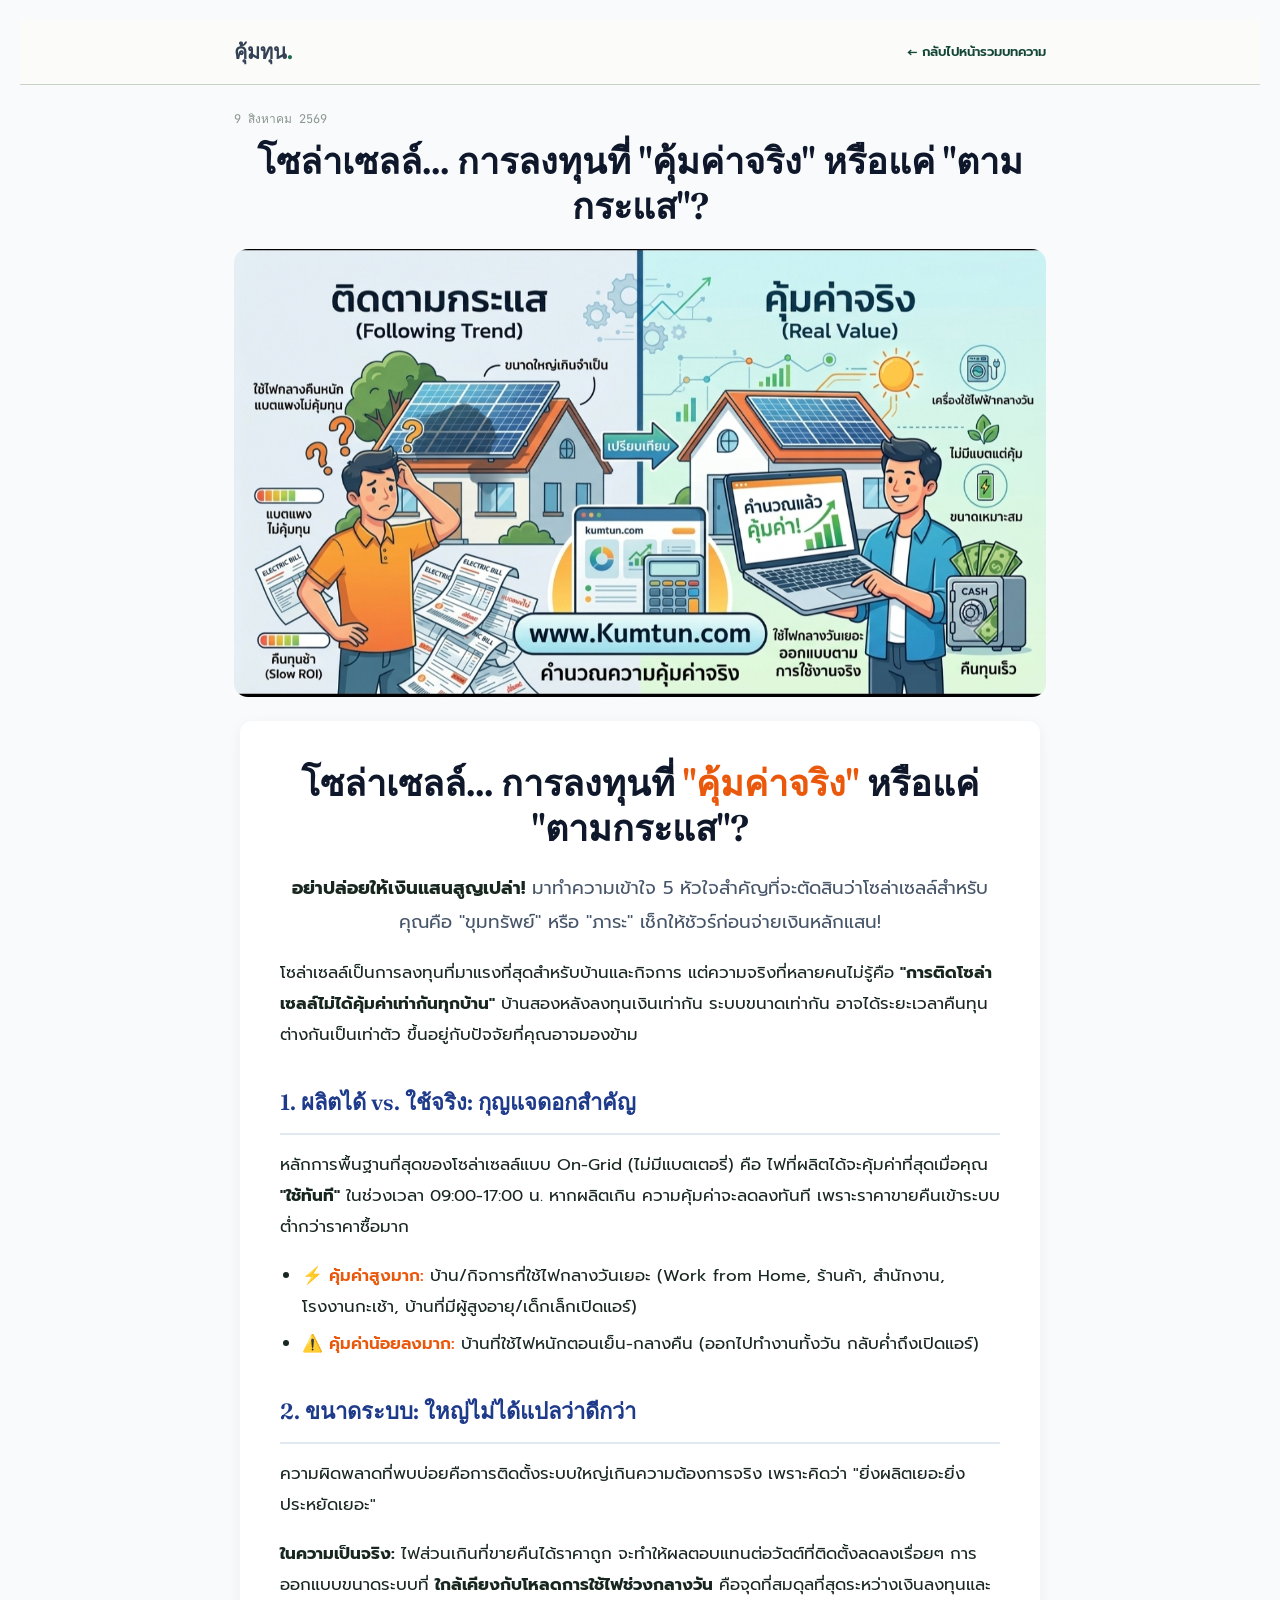
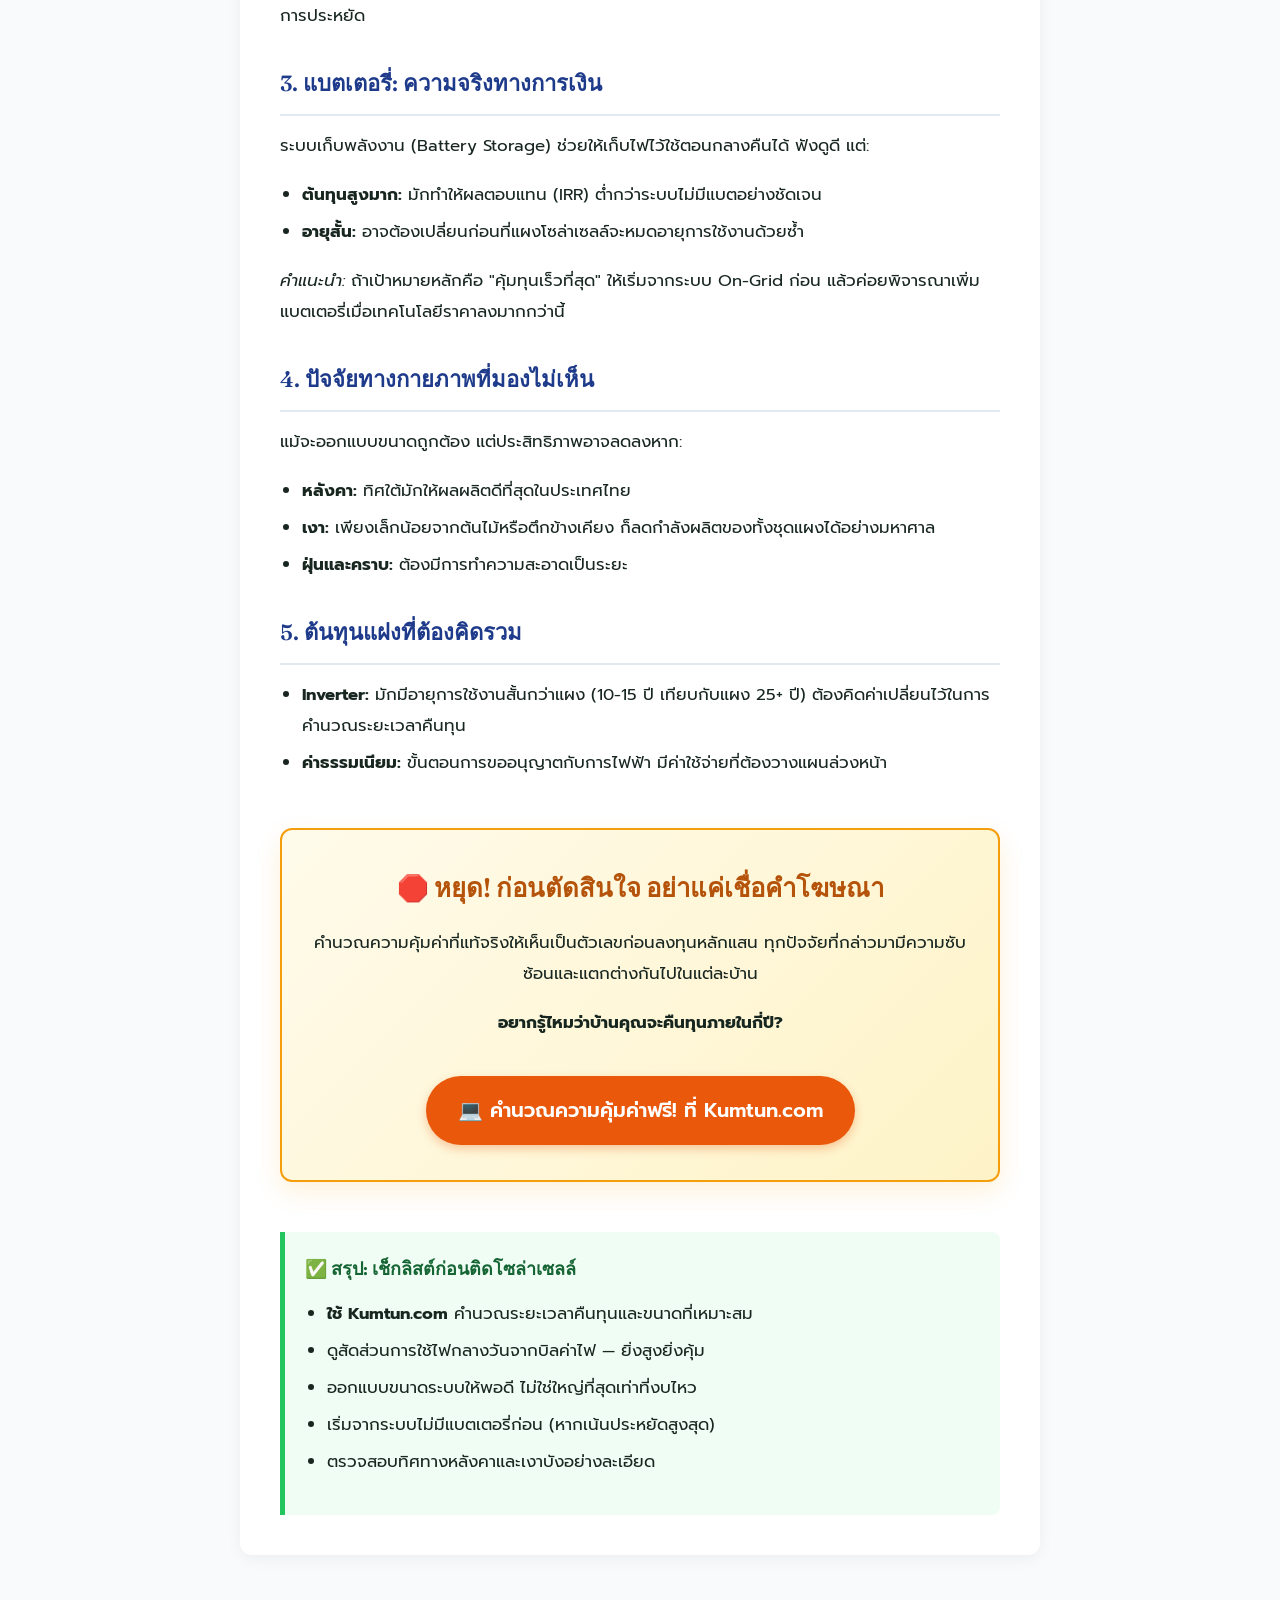
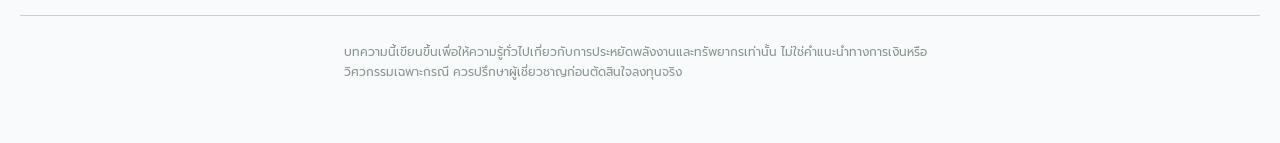
<file: article/Solar1.html>
<!DOCTYPE html>
<html lang="th">
<head>
<meta charset="UTF-8" />
<meta name="viewport" content="width=device-width, initial-scale=1.0" />
<title>โซล่าเซลล์... การลงทุนที่ &quot;คุ้มค่าจริง&quot; หรือแค่ &quot;ตามกระแส&quot;? — คุ้มทุน</title>
<meta name="description" content="มาทำความเข้าใจ 5 หัวใจสำคัญที่จะตัดสินว่าโซล่าเซลล์สำหรับคุณคือ &quot;ขุมทรัพย์&quot; หรือ &quot;ภาระ&quot; เช็กให้ชัวร์ก่อนจ่ายเงินหลักแสน!" />
<link rel="canonical" href="https://kumtun.com/article/Solar1.html" />
<meta property="og:type" content="article" />
<meta property="og:title" content="โซล่าเซลล์... การลงทุนที่ &quot;คุ้มค่าจริง&quot; หรือแค่ &quot;ตามกระแส&quot;?" />
<meta property="og:description" content="มาทำความเข้าใจ 5 หัวใจสำคัญที่จะตัดสินว่าโซล่าเซลล์สำหรับคุณคือ &quot;ขุมทรัพย์&quot; หรือ &quot;ภาระ&quot; เช็กให้ชัวร์ก่อนจ่ายเงินหลักแสน!" />
<meta property="og:url" content="https://kumtun.com/article/Solar1.html" />
<meta property="og:image" content="https://kumtun.com/pic/Screenshot_2026-08-08-19-55-19-322_com.miui.gallery-edit.jpg" />
<meta name="twitter:card" content="summary_large_image" />
<link rel="preconnect" href="https://fonts.googleapis.com" />
<link rel="preconnect" href="https://fonts.gstatic.com" crossorigin />
<link href="https://fonts.googleapis.com/css2?family=Fraunces:opsz,wght@9..144,300;9..144,500;9..144,600;9..144,700&family=Inter:wght@400;500;600;700&family=JetBrains+Mono:wght@400;500;600;700&display=swap" rel="stylesheet" />
<script type="application/ld+json">
{
  "@context": "https://schema.org",
  "@type": "Article",
  "headline": "โซล่าเซลล์... การลงทุนที่ \"คุ้มค่าจริง\" หรือแค่ \"ตามกระแส\"?",
  "description": "มาทำความเข้าใจ 5 หัวใจสำคัญที่จะตัดสินว่าโซล่าเซลล์สำหรับคุณคือ \"ขุมทรัพย์\" หรือ \"ภาระ\" เช็กให้ชัวร์ก่อนจ่ายเงินหลักแสน!",
  "datePublished": "2026-08-09",
  "image": "https://kumtun.com/pic/Screenshot_2026-08-08-19-55-19-322_com.miui.gallery-edit.jpg",
  "publisher": {
    "@type": "Organization",
    "name": "คุ้มทุน"
  }
}
</script>
<style>
  :root{--paper:#EEF2EC;--paper-raised:#FBFCFA;--ink:#182620;--ink-soft:#4E5D54;--ink-faint:#8A968D;--line:#C9D2C9;--primary:#1F6F54;--primary-dark:#134637;--radius:14px;}
  *{box-sizing:border-box;} html,body{margin:0;padding:0;max-width:100%;overflow-x:hidden;}
  body{background:var(--paper);color:var(--ink);font-family:'Inter',sans-serif;-webkit-font-smoothing:antialiased;line-height:1.6;}
  .wrap{max-width:860px;margin:0 auto;padding:0 24px;}
  a{color:var(--primary-dark);} .back-link{font-size:13px;font-weight:600;text-decoration:none;}
  header{border-bottom:1px solid var(--line);background:var(--paper-raised);}
  header .bar{display:flex;align-items:center;justify-content:space-between;height:64px;max-width:860px;margin:0 auto;padding:0 24px;}
  .brand{font-family:'Fraunces',serif;font-weight:700;font-size:20px;}
  .article-detail{margin-bottom:60px;}
  .article-detail .date{font-family:'JetBrains Mono',monospace;font-size:12px;color:var(--ink-faint);margin:24px 0 10px;}
  .article-detail h1{font-family:'Fraunces',serif;font-size:clamp(26px,4.5vw,36px);font-weight:600;margin:0 0 20px;line-height:1.25;}
  .article-detail .cover{width:100%;border-radius:var(--radius);margin-bottom:24px;display:block;}
  .article-body{font-size:16px;line-height:1.85;color:var(--ink);}
  .article-body p{margin:0 0 18px;} .article-body h2{font-family:'Fraunces',serif;font-size:22px;font-weight:600;margin:32px 0 14px;}
  .article-body h3{font-family:'Fraunces',serif;font-size:18px;font-weight:600;margin:26px 0 12px;}
  .article-body ul,.article-body ol{margin:0 0 18px;padding-left:22px;} .article-body li{margin-bottom:6px;}
  .article-body img{max-width:100%;border-radius:10px;margin:8px 0;} .article-body strong{color:var(--ink);}
  footer{border-top:1px solid var(--line);padding:26px 0 40px;margin-top:20px;}
  footer p{font-size:12px;color:var(--ink-faint);line-height:1.7;max-width:640px;margin:0 auto;padding:0 24px;}
</style>
</head>
<body>
<header><div class="bar"><div class="brand">คุ้มทุน<span style="color:var(--primary)">.</span></div><a class="back-link" href="../articles.html">← กลับไปหน้ารวมบทความ</a></div></header>
<div class="wrap">
  <div class="article-detail">
    <div class="date">9 สิงหาคม 2569</div>
    <h1>โซล่าเซลล์... การลงทุนที่ &quot;คุ้มค่าจริง&quot; หรือแค่ &quot;ตามกระแส&quot;?</h1>
    <img class="cover" src="../pic/Screenshot_2026-08-08-19-55-19-322_com.miui.gallery-edit.jpg" alt="โซล่าเซลล์... การลงทุนที่ &quot;คุ้มค่าจริง&quot; หรือแค่ &quot;ตามกระแส&quot;?"/>
    <div class="article-body"><!DOCTYPE html>
<html lang="th">
<head>
    <meta charset="UTF-8">
    <meta name="viewport" content="width=device-width, initial-scale=1.0">
    <title>โซล่าเซลล์... การลงทุนที่ "คุ้มค่าจริง" หรือแค่ "ตามกระแส"?</title>
    <link href="https://fonts.googleapis.com/css2?family=Prompt:wght@300;400;600&display=swap" rel="stylesheet">
    <style>
        body {
            font-family: 'Prompt', sans-serif;
            line-height: 1.7;
            color: #334155;
            background-color: #f8fafc;
            margin: 0;
            padding: 20px;
        }
        .article-container {
            max-width: 800px;
            margin: 0 auto;
            background: #ffffff;
            padding: 40px;
            border-radius: 12px;
            box-shadow: 0 4px 15px rgba(0,0,0,0.05);
        }
        h1 {
            color: #0f172a;
            font-size: 2.2em;
            text-align: center;
            margin-bottom: 20px;
            line-height: 1.4;
        }
        h1 .highlight-title {
            color: #ea580c;
        }
        h2 {
            color: #1e3a8a;
            font-size: 1.5em;
            border-bottom: 2px solid #e2e8f0;
            padding-bottom: 10px;
            margin-top: 40px;
        }
        p {
            margin-bottom: 15px;
            font-size: 1.05em;
        }
        ul {
            margin-bottom: 20px;
            padding-left: 20px;
        }
        li {
            margin-bottom: 12px;
            font-size: 1.05em;
        }
        .highlight {
            color: #ea580c;
            font-weight: 600;
        }
        .intro {
            font-size: 1.15em;
            text-align: center;
            color: #475569;
            margin-bottom: 40px;
        }
        .image-placeholder {
            width: 100%;
            height: auto;
            background-color: #e2e8f0;
            border-radius: 8px;
            margin: 30px 0;
            display: flex;
            align-items: center;
            justify-content: center;
            color: #64748b;
            font-style: italic;
            overflow: hidden;
        }
        .image-placeholder img {
            width: 100%;
            height: auto;
            display: block;
        }
        /* CTA Box Styling */
        .cta-box {
            background: linear-gradient(135deg, #fffbeb 0%, #fef3c7 100%);
            border: 2px solid #f59e0b;
            border-radius: 12px;
            padding: 35px 25px;
            text-align: center;
            margin: 50px 0;
            box-shadow: 0 10px 25px rgba(245, 158, 11, 0.15);
        }
        .cta-box h3 {
            color: #b45309;
            font-size: 1.6em;
            margin-top: 0;
            margin-bottom: 15px;
        }
        .cta-button {
            display: inline-block;
            background: #ea580c;
            color: #ffffff;
            padding: 16px 32px;
            text-decoration: none;
            font-size: 1.25em;
            font-weight: 600;
            border-radius: 50px;
            margin-top: 20px;
            transition: all 0.3s ease;
            box-shadow: 0 4px 10px rgba(234, 88, 12, 0.3);
        }
        .cta-button:hover {
            background: #c2410c;
            transform: translateY(-2px);
            box-shadow: 0 6px 15px rgba(234, 88, 12, 0.4);
            color: #ffffff;
        }
        .checklist-box {
            background-color: #f0fdf4;
            border-left: 5px solid #22c55e;
            padding: 20px;
            border-radius: 0 8px 8px 0;
            margin-top: 40px;
        }
        .checklist-box h3 {
            color: #166534;
            margin-top: 0;
        }
        
        /* Responsive */
        @media (max-width: 600px) {
            .article-container { padding: 20px; }
            h1 { font-size: 1.8em; }
            .cta-button { width: 100%; box-sizing: border-box; }
        }
    </style>
</head>
<body>

    <div class="article-container">
        
        <h1>โซล่าเซลล์... การลงทุนที่ <span class="highlight-title">"คุ้มค่าจริง"</span> หรือแค่ "ตามกระแส"?</h1>
        
        <p class="intro">
            <strong>อย่าปล่อยให้เงินแสนสูญเปล่า!</strong> มาทำความเข้าใจ 5 หัวใจสำคัญที่จะตัดสินว่าโซล่าเซลล์สำหรับคุณคือ "ขุมทรัพย์" หรือ "ภาระ" เช็กให้ชัวร์ก่อนจ่ายเงินหลักแสน!
        </p>

        <!-- Image Placeholder (ใส่ URL ของภาพที่ต้องการตรง src) -->
        <!--<div class="image-placeholder">
            <img src="https://via.placeholder.com/800x400?text=ใส่ภาพประกอบเปรียบเทียบ+บ้านที่ติดโซล่าเซลล์อย่างคุ้มค่า+vs+บ้านที่ติดตามกระแส" alt="ภาพเปรียบเทียบการติดโซล่าเซลล์">
        </div>-->

        <p>โซล่าเซลล์เป็นการลงทุนที่มาแรงที่สุดสำหรับบ้านและกิจการ แต่ความจริงที่หลายคนไม่รู้คือ <strong>"การติดโซล่าเซลล์ไม่ได้คุ้มค่าเท่ากันทุกบ้าน"</strong> บ้านสองหลังลงทุนเงินเท่ากัน ระบบขนาดเท่ากัน อาจได้ระยะเวลาคืนทุนต่างกันเป็นเท่าตัว ขึ้นอยู่กับปัจจัยที่คุณอาจมองข้าม</p>

        <h2>1. ผลิตได้ vs. ใช้จริง: กุญแจดอกสำคัญ</h2>
        <p>หลักการพื้นฐานที่สุดของโซล่าเซลล์แบบ On-Grid (ไม่มีแบตเตอรี่) คือ ไฟที่ผลิตได้จะคุ้มค่าที่สุดเมื่อคุณ <strong>"ใช้ทันที"</strong> ในช่วงเวลา 09:00-17:00 น. หากผลิตเกิน ความคุ้มค่าจะลดลงทันที เพราะราคาขายคืนเข้าระบบต่ำกว่าราคาซื้อมาก</p>
        <ul>
            <li><span class="highlight">⚡ คุ้มค่าสูงมาก:</span> บ้าน/กิจการที่ใช้ไฟกลางวันเยอะ (Work from Home, ร้านค้า, สำนักงาน, โรงงานกะเช้า, บ้านที่มีผู้สูงอายุ/เด็กเล็กเปิดแอร์)</li>
            <li><span class="highlight">⚠️ คุ้มค่าน้อยลงมาก:</span> บ้านที่ใช้ไฟหนักตอนเย็น-กลางคืน (ออกไปทำงานทั้งวัน กลับค่ำถึงเปิดแอร์)</li>
        </ul>

        <h2>2. ขนาดระบบ: ใหญ่ไม่ได้แปลว่าดีกว่า</h2>
        <p>ความผิดพลาดที่พบบ่อยคือการติดตั้งระบบใหญ่เกินความต้องการจริง เพราะคิดว่า "ยิ่งผลิตเยอะยิ่งประหยัดเยอะ"</p>
        <p><strong>ในความเป็นจริง:</strong> ไฟส่วนเกินที่ขายคืนได้ราคาถูก จะทำให้ผลตอบแทนต่อวัตต์ที่ติดตั้งลดลงเรื่อยๆ การออกแบบขนาดระบบที่ <strong>ใกล้เคียงกับโหลดการใช้ไฟช่วงกลางวัน</strong> คือจุดที่สมดุลที่สุดระหว่างเงินลงทุนและการประหยัด</p>

        <h2>3. แบตเตอรี่: ความจริงทางการเงิน</h2>
        <p>ระบบเก็บพลังงาน (Battery Storage) ช่วยให้เก็บไฟไว้ใช้ตอนกลางคืนได้ ฟังดูดี แต่:</p>
        <ul>
            <li><strong>ต้นทุนสูงมาก:</strong> มักทำให้ผลตอบแทน (IRR) ต่ำกว่าระบบไม่มีแบตอย่างชัดเจน</li>
            <li><strong>อายุสั้น:</strong> อาจต้องเปลี่ยนก่อนที่แผงโซล่าเซลล์จะหมดอายุการใช้งานด้วยซ้ำ</li>
        </ul>
        <p><em>คำแนะนำ:</em> ถ้าเป้าหมายหลักคือ "คุ้มทุนเร็วที่สุด" ให้เริ่มจากระบบ On-Grid ก่อน แล้วค่อยพิจารณาเพิ่มแบตเตอรี่เมื่อเทคโนโลยีราคาลงมากกว่านี้</p>

        <h2>4. ปัจจัยทางกายภาพที่มองไม่เห็น</h2>
        <p>แม้จะออกแบบขนาดถูกต้อง แต่ประสิทธิภาพอาจลดลงหาก:</p>
        <ul>
            <li><strong>หลังคา:</strong> ทิศใต้มักให้ผลผลิตดีที่สุดในประเทศไทย</li>
            <li><strong>เงา:</strong> เพียงเล็กน้อยจากต้นไม้หรือตึกข้างเคียง ก็ลดกำลังผลิตของทั้งชุดแผงได้อย่างมหาศาล</li>
            <li><strong>ฝุ่นและคราบ:</strong> ต้องมีการทำความสะอาดเป็นระยะ</li>
        </ul>

        <h2>5. ต้นทุนแฝงที่ต้องคิดรวม</h2>
        <ul>
            <li><strong>Inverter:</strong> มักมีอายุการใช้งานสั้นกว่าแผง (10-15 ปี เทียบกับแผง 25+ ปี) ต้องคิดค่าเปลี่ยนไว้ในการคำนวณระยะเวลาคืนทุน</li>
            <li><strong>ค่าธรรมเนียม:</strong> ขั้นตอนการขออนุญาตกับการไฟฟ้า มีค่าใช้จ่ายที่ต้องวางแผนล่วงหน้า</li>
        </ul>

        <!-- Call to Action Box -->
        <div class="cta-box">
            <h3>🛑 หยุด! ก่อนตัดสินใจ อย่าแค่เชื่อคำโฆษณา</h3>
            <p>คำนวณความคุ้มค่าที่แท้จริงให้เห็นเป็นตัวเลขก่อนลงทุนหลักแสน ทุกปัจจัยที่กล่าวมามีความซับซ้อนและแตกต่างกันไปในแต่ละบ้าน</p>
            <p><strong>อยากรู้ไหมว่าบ้านคุณจะคืนทุนภายในกี่ปี?</strong></p>
            <a href="http://www.Kumtun.com" class="cta-button" target="_blank">💻 คำนวณความคุ้มค่าฟรี! ที่ Kumtun.com</a>
        </div>

        <!-- Checklist -->
        <div class="checklist-box">
            <h3>✅ สรุป: เช็กลิสต์ก่อนติดโซล่าเซลล์</h3>
            <ul>
                <li><strong>ใช้ Kumtun.com</strong> คำนวณระยะเวลาคืนทุนและขนาดที่เหมาะสม</li>
                <li>ดูสัดส่วนการใช้ไฟกลางวันจากบิลค่าไฟ — ยิ่งสูงยิ่งคุ้ม</li>
                <li>ออกแบบขนาดระบบให้พอดี ไม่ใช่ใหญ่ที่สุดเท่าที่งบไหว</li>
                <li>เริ่มจากระบบไม่มีแบตเตอรี่ก่อน (หากเน้นประหยัดสูงสุด)</li>
                <li>ตรวจสอบทิศทางหลังคาและเงาบังอย่างละเอียด</li>
            </ul>
        </div>

    </div>

</body>
</html>
</div>
  </div>
</div>
<footer><div class="wrap"><p>บทความนี้เขียนขึ้นเพื่อให้ความรู้ทั่วไปเกี่ยวกับการประหยัดพลังงานและทรัพยากรเท่านั้น ไม่ใช่คำแนะนำทางการเงินหรือวิศวกรรมเฉพาะกรณี ควรปรึกษาผู้เชี่ยวชาญก่อนตัดสินใจลงทุนจริง</p></div></footer>
</body>
</html>
</file>
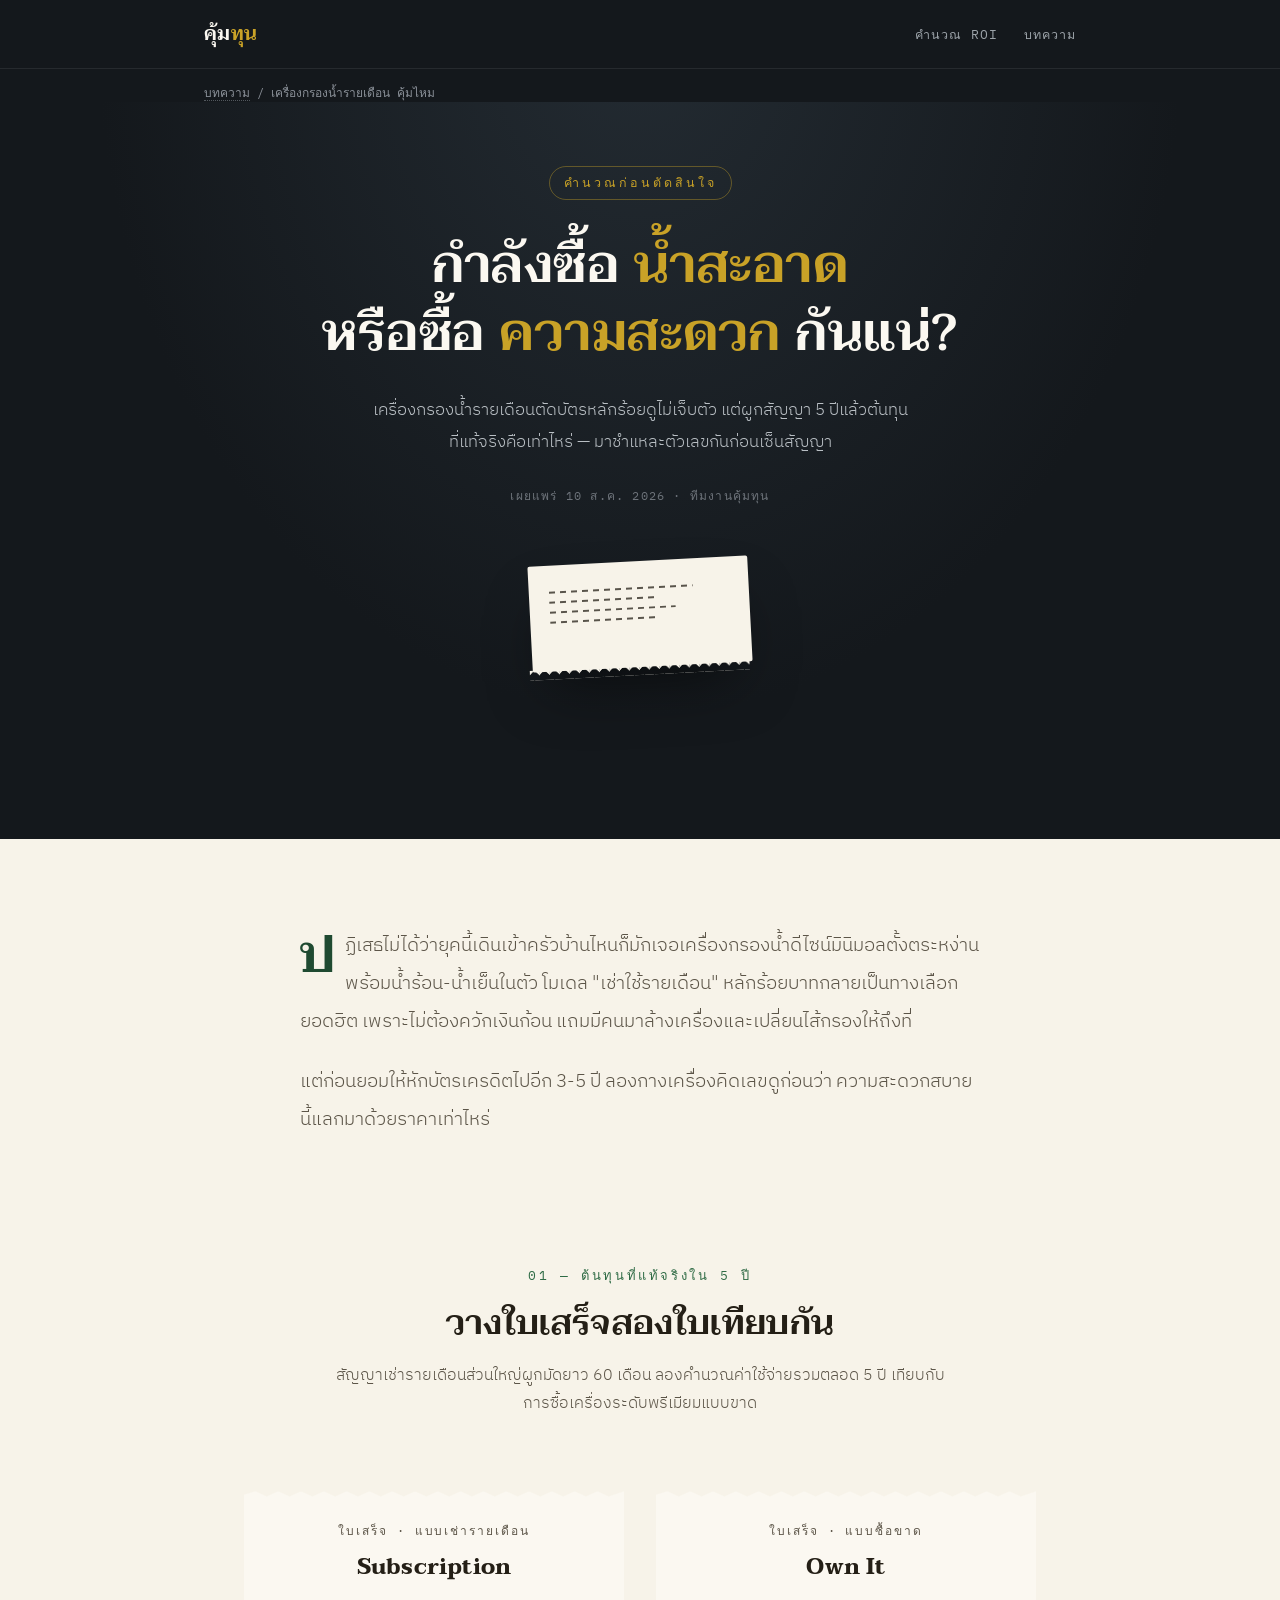
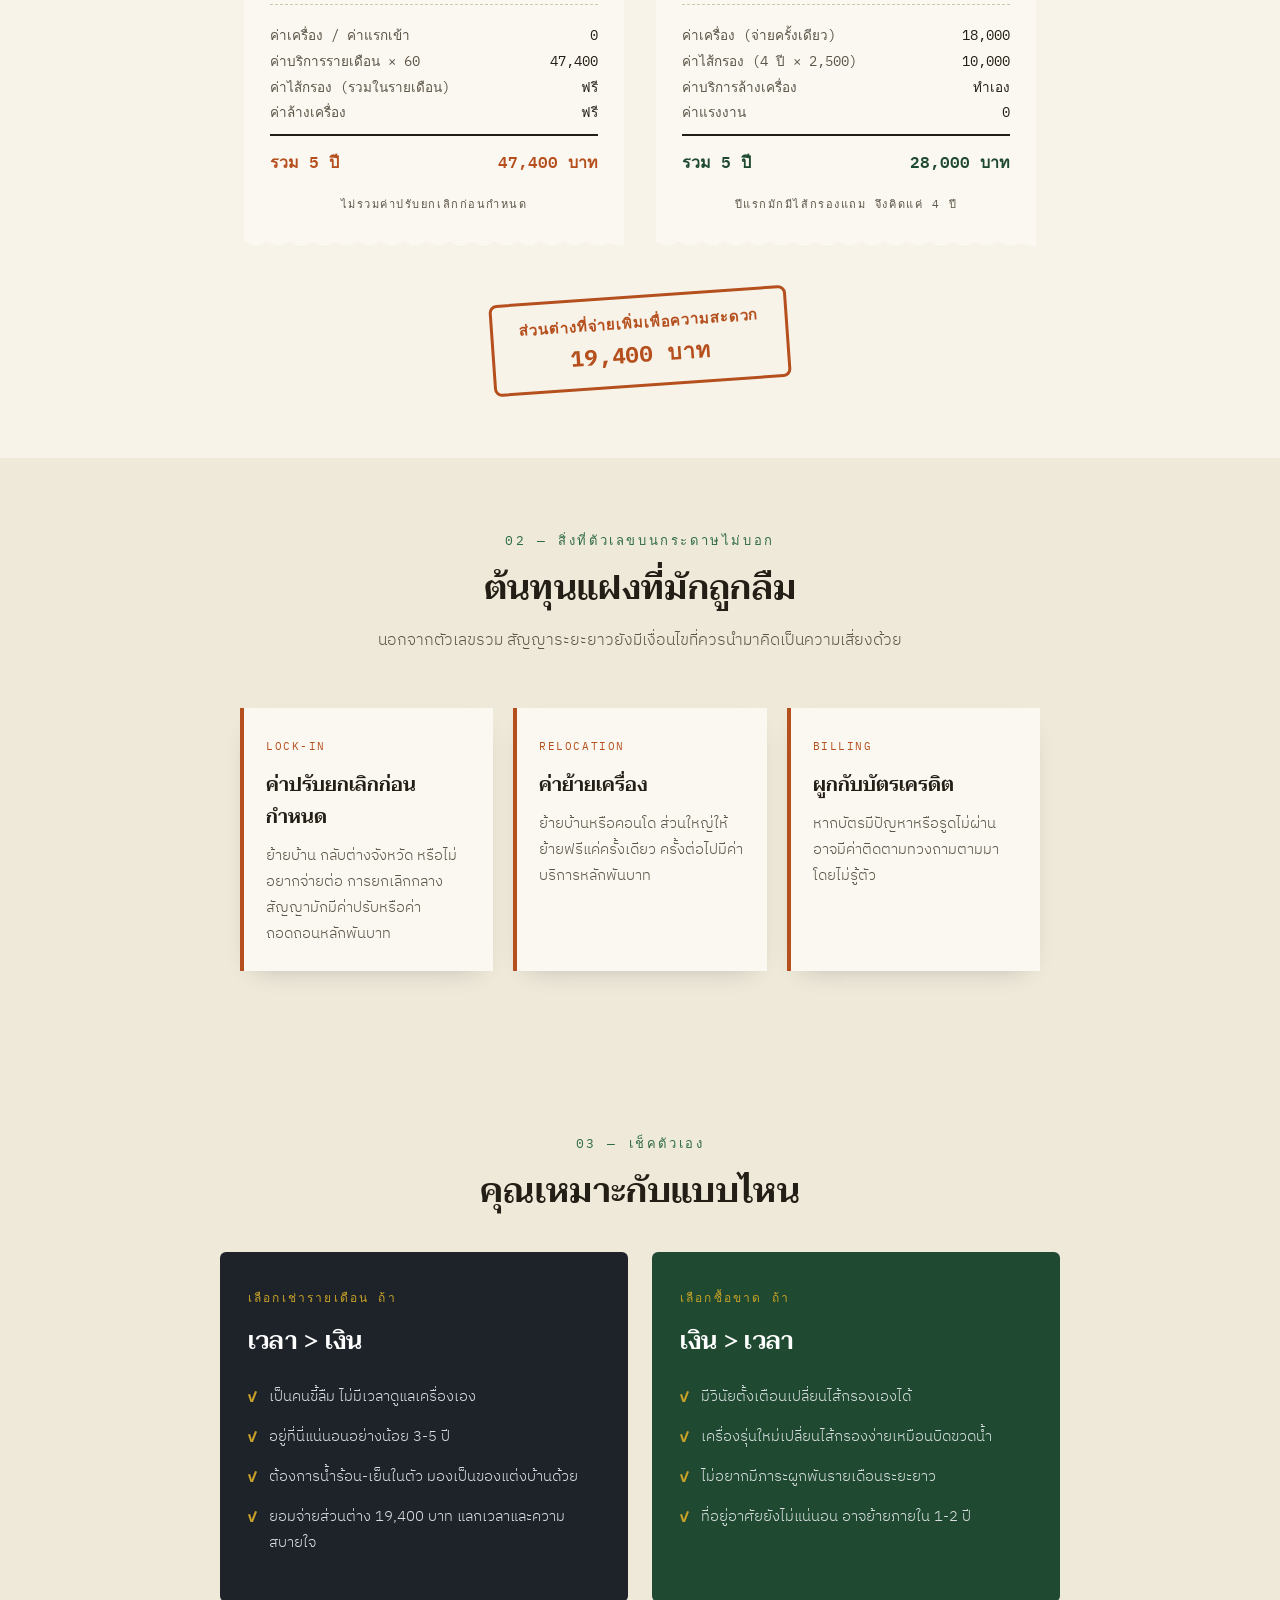
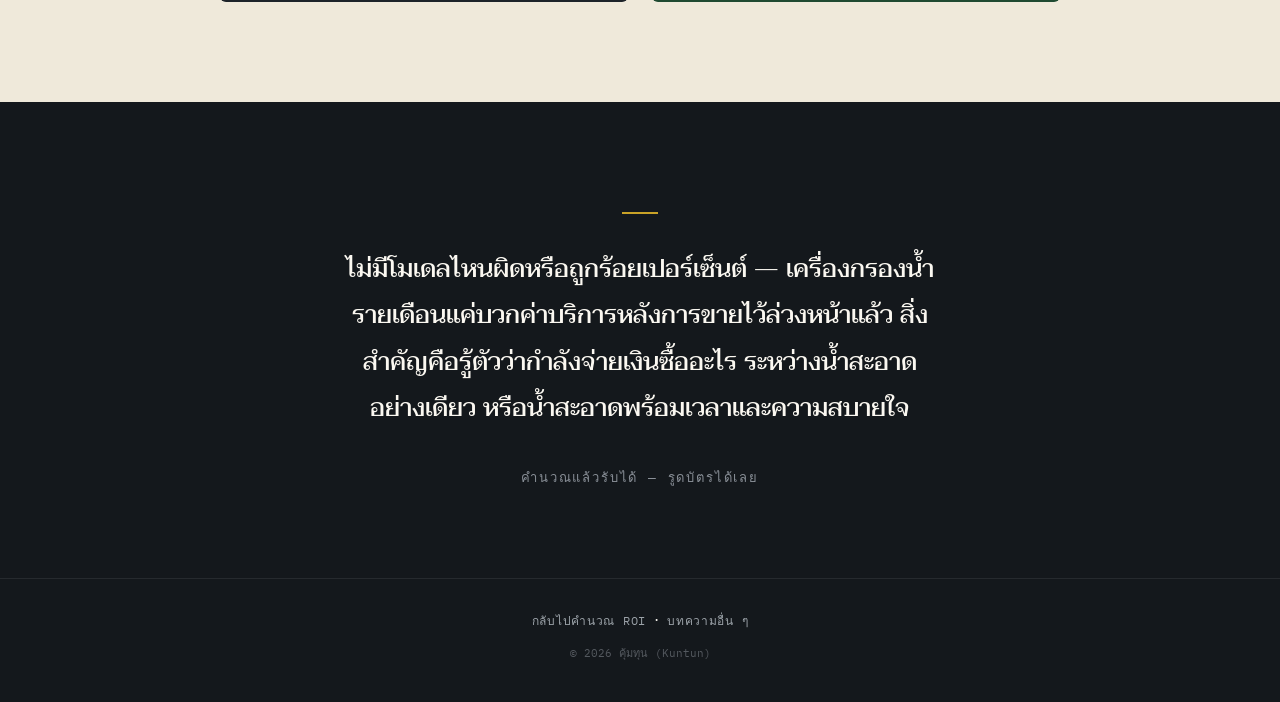
<file: article/water-filter-subscription-worth-it.html>
<!DOCTYPE html>
<html lang="th">
<head>
<meta charset="UTF-8">
<meta name="viewport" content="width=device-width, initial-scale=1.0">

<!-- ===== Primary SEO ===== -->
<title>เช็คให้ชัวร์ก่อนรูดบัตร! คำนวณความคุ้มค่าเครื่องกรองน้ำรายเดือน | คุ้มทุน</title>
<meta name="description" content="เปรียบเทียบต้นทุนที่แท้จริงของเครื่องกรองน้ำแบบเช่ารายเดือนกับแบบซื้อขาดตลอด 5 ปี พร้อมต้นทุนแฝงที่มักถูกลืม และเช็คลิสต์ว่าคุณเหมาะกับแบบไหน">
<link rel="canonical" href="https://kumtun.com/article/water-filter-subscription-worth-it.html">

<!-- ===== Open Graph ===== -->
<meta property="og:type" content="article">
<meta property="og:site_name" content="คุ้มทุน">
<meta property="og:title" content="เช็คให้ชัวร์ก่อนรูดบัตร! คำนวณความคุ้มค่าเครื่องกรองน้ำรายเดือน">
<meta property="og:description" content="เปรียบเทียบต้นทุนที่แท้จริงของเครื่องกรองน้ำแบบเช่ารายเดือนกับแบบซื้อขาดตลอด 5 ปี พร้อมต้นทุนแฝงที่มักถูกลืม และเช็คลิสต์ว่าคุณเหมาะกับแบบไหน">
<meta property="og:image" content="https://kumtun.com/pic/water-filter-subscription-cover.jpg">
<meta property="og:url" content="https://kumtun.com/article/water-filter-subscription-worth-it.html">
<meta property="og:locale" content="th_TH">

<!-- ===== Twitter Card ===== -->
<meta name="twitter:card" content="summary_large_image">
<meta name="twitter:title" content="เช็คให้ชัวร์ก่อนรูดบัตร! คำนวณความคุ้มค่าเครื่องกรองน้ำรายเดือน">
<meta name="twitter:description" content="เปรียบเทียบต้นทุนที่แท้จริงของเครื่องกรองน้ำแบบเช่ารายเดือนกับแบบซื้อขาดตลอด 5 ปี">
<meta name="twitter:image" content="https://kumtun.com/pic/water-filter-subscription-cover.jpg">

<!-- ===== Structured Data ===== -->
<script type="application/ld+json">
{
  "@context": "https://schema.org",
  "@type": "Article",
  "headline": "เช็คให้ชัวร์ก่อนรูดบัตร! คำนวณความคุ้มค่าเครื่องกรองน้ำรายเดือน",
  "description": "เปรียบเทียบต้นทุนที่แท้จริงของเครื่องกรองน้ำแบบเช่ารายเดือนกับแบบซื้อขาดตลอด 5 ปี พร้อมต้นทุนแฝงที่มักถูกลืม และเช็คลิสต์ว่าคุณเหมาะกับแบบไหน",
  "image": ["https://kumtun.com/pic/water-filter-subscription-cover.jpg"],
  "author": {
    "@type": "Organization",
    "name": "คุ้มทุน",
    "url": "https://kumtun.com"
  },
  "publisher": {
    "@type": "Organization",
    "name": "คุ้มทุน",
    "logo": {
      "@type": "ImageObject",
      "url": "https://kumtun.com/pic/logo.png"
    }
  },
  "datePublished": "2026-08-10",
  "dateModified": "2026-08-10",
  "mainEntityOfPage": {
    "@type": "WebPage",
    "@id": "https://kumtun.com/article/water-filter-subscription-worth-it.html"
  }
}
</script>

<link rel="preconnect" href="https://fonts.googleapis.com">
<link rel="preconnect" href="https://fonts.gstatic.com" crossorigin>
<link href="https://fonts.googleapis.com/css2?family=Taviraj:wght@400;500;600;700&family=IBM+Plex+Sans+Thai:wght@300;400;500;600;700&family=IBM+Plex+Mono:wght@400;500;600;700&display=swap" rel="stylesheet">
<style>
  :root{
    --ink:#14181C;
    --ink-2:#1D2329;
    --paper:#F7F3E9;
    --paper-dim:#EFE9DA;
    --paper-line:#CFC6AC;
    --text-on-paper:#241F16;
    --text-soft:#5C5548;
    --money-green:#2F6B45;
    --money-green-deep:#1F4A31;
    --alert-rust:#B5501E;
    --gold:#C9A227;
    --cream:#FBF8F1;
  }
  *{box-sizing:border-box;}
  html{scroll-behavior:smooth;}
  body{
    margin:0;
    background:var(--ink);
    color:var(--cream);
    font-family:"IBM Plex Sans Thai", sans-serif;
    -webkit-font-smoothing:antialiased;
  }
  h1,h2,h3{
    font-family:"Taviraj", serif;
    margin:0;
    letter-spacing:0.01em;
  }
  img,svg{display:block;max-width:100%;}
  .wrap{max-width:920px;margin:0 auto;padding:0 24px;}

  /* ---------- SITE BAR ---------- */
  .site-bar{
    background:var(--ink);
    border-bottom:1px solid rgba(255,255,255,0.08);
  }
  .site-bar .wrap{
    display:flex;
    align-items:center;
    justify-content:space-between;
    padding:18px 24px;
  }
  .site-bar a{
    color:var(--cream);
    text-decoration:none;
  }
  .site-bar .logo{
    font-family:"Taviraj",serif;
    font-weight:600;
    font-size:19px;
    letter-spacing:0.02em;
  }
  .site-bar .logo span{color:var(--gold);}
  .site-bar nav a{
    font-family:"IBM Plex Mono",monospace;
    font-size:12.5px;
    letter-spacing:0.08em;
    color:#9CA3A9;
    margin-left:22px;
  }
  .breadcrumb{
    font-family:"IBM Plex Mono",monospace;
    font-size:12px;
    color:#8A9098;
    padding:14px 24px 0;
    max-width:920px;
    margin:0 auto;
  }
  .breadcrumb a{color:#8A9098;text-decoration:none;border-bottom:1px dotted #52585E;}

  /* ---------- HERO ---------- */
  .hero{
    position:relative;
    padding:64px 24px 160px;
    text-align:center;
    overflow:hidden;
    background:
      radial-gradient(ellipse at 50% -10%, #232B32 0%, var(--ink) 60%);
  }
  .hero-eyebrow{
    display:inline-block;
    font-family:"IBM Plex Mono", monospace;
    font-size:12.5px;
    letter-spacing:0.24em;
    text-transform:uppercase;
    color:var(--gold);
    border:1px solid rgba(201,162,39,0.4);
    padding:6px 14px;
    border-radius:100px;
    margin-bottom:32px;
  }
  .hero h1{
    font-size:clamp(30px, 5.2vw, 52px);
    line-height:1.3;
    color:var(--cream);
    max-width:780px;
    margin:0 auto;
    font-weight:600;
  }
  .hero h1 em{
    font-style:normal;
    color:var(--gold);
  }
  .hero p.sub{
    max-width:560px;
    margin:28px auto 0;
    font-size:17px;
    line-height:1.85;
    color:#B9BFC4;
    font-weight:300;
  }
  .hero .meta{
    margin-top:28px;
    font-family:"IBM Plex Mono",monospace;
    font-size:12px;
    letter-spacing:0.1em;
    color:#6D737A;
  }
  .receipt-peek{
    margin:56px auto 0;
    width:220px;
    position:relative;
  }
  .receipt-peek .tape{
    background:var(--paper);
    padding:18px 20px 40px;
    border-radius:2px;
    box-shadow:0 30px 60px -20px rgba(0,0,0,0.6);
    transform:rotate(-3deg);
  }
  .receipt-peek .tape .line{
    height:2px;
    background:repeating-linear-gradient(90deg,var(--text-on-paper) 0 6px, transparent 6px 11px);
    opacity:0.75;
    margin:8px 0;
  }
  .receipt-peek .tape .line.short{width:60%;}
  .receipt-peek .zig{
    height:12px;
    background:
      linear-gradient(135deg, var(--paper) 25%, transparent 25%) 0 0/10px 10px,
      linear-gradient(225deg, var(--paper) 25%, transparent 25%) 0 0/10px 10px;
    background-repeat:repeat-x;
    transform:rotate(-3deg) translateY(-2px);
  }

  /* ---------- INTRO on paper ---------- */
  .paper-section{
    background:var(--paper);
    color:var(--text-on-paper);
  }
  .intro{padding:88px 24px 40px;}
  .intro p{
    font-size:19px;
    line-height:2;
    font-weight:300;
    color:var(--text-soft);
    max-width:680px;
    margin:0 auto 22px;
  }
  .intro p:first-of-type::first-letter{
    font-family:"Taviraj",serif;
    font-size:52px;
    font-weight:600;
    float:left;
    line-height:0.8;
    margin:8px 10px 0 0;
    color:var(--money-green-deep);
  }

  /* ---------- SECTION HEADERS ---------- */
  .section-head{
    max-width:680px;
    margin:0 auto;
    padding:64px 24px 36px;
    text-align:center;
  }
  .section-head .num{
    font-family:"IBM Plex Mono", monospace;
    font-size:13px;
    letter-spacing:0.2em;
    color:var(--money-green);
    display:block;
    margin-bottom:14px;
  }
  .section-head h2{
    font-size:clamp(24px,3.4vw,34px);
    color:var(--text-on-paper);
    font-weight:600;
    line-height:1.4;
  }
  .section-head p{
    color:var(--text-soft);
    font-size:16px;
    line-height:1.8;
    margin-top:14px;
    font-weight:300;
  }

  /* ---------- RECEIPTS ---------- */
  .receipts{
    display:grid;
    grid-template-columns:1fr 1fr;
    gap:32px;
    padding:20px 24px 40px;
    max-width:840px;
    margin:0 auto;
    align-items:start;
  }
  @media (max-width:700px){.receipts{grid-template-columns:1fr;}}
  .receipt{
    background:var(--cream);
    color:var(--text-on-paper);
    padding:30px 26px 34px;
    box-shadow:0 18px 40px -18px rgba(20,24,28,0.35);
    position:relative;
    clip-path:polygon(
      0% 1%, 3% 0%, 6% 1.5%, 9% 0%, 12% 1.5%, 15% 0%, 18% 1.5%, 21% 0%, 24% 1.5%, 27% 0%, 30% 1.5%, 33% 0%, 36% 1.5%, 39% 0%, 42% 1.5%, 45% 0%, 48% 1.5%, 51% 0%, 54% 1.5%, 57% 0%, 60% 1.5%, 63% 0%, 66% 1.5%, 69% 0%, 72% 1.5%, 75% 0%, 78% 1.5%, 81% 0%, 84% 1.5%, 87% 0%, 90% 1.5%, 93% 0%, 96% 1.5%, 100% 0%,
      100% 100%, 96% 99%, 93% 100%, 90% 98.5%, 87% 100%, 84% 98.5%, 81% 100%, 78% 98.5%, 75% 100%, 72% 98.5%, 69% 100%, 66% 98.5%, 63% 100%, 60% 98.5%, 57% 100%, 54% 98.5%, 51% 100%, 48% 98.5%, 45% 100%, 42% 98.5%, 39% 100%, 36% 98.5%, 33% 100%, 30% 98.5%, 27% 100%, 24% 98.5%, 21% 100%, 18% 98.5%, 15% 100%, 12% 98.5%, 9% 100%, 6% 98.5%, 3% 100%, 0% 98.5%
    );
  }
  .receipt .r-label{
    font-family:"IBM Plex Mono",monospace;
    font-size:12px;
    letter-spacing:0.16em;
    text-transform:uppercase;
    text-align:center;
    color:var(--text-soft);
  }
  .receipt h3{
    text-align:center;
    font-size:22px;
    margin-top:8px;
    color:var(--text-on-paper);
  }
  .receipt .r-divider{
    border:none;
    border-top:1.5px dashed var(--paper-line);
    margin:18px 0;
  }
  .receipt .r-row{
    display:flex;
    justify-content:space-between;
    gap:10px;
    font-family:"IBM Plex Mono", monospace;
    font-size:13.5px;
    line-height:1.9;
    color:var(--text-on-paper);
  }
  .receipt .r-row .item{color:var(--text-soft);}
  .receipt .r-total{
    display:flex;
    justify-content:space-between;
    font-family:"IBM Plex Mono", monospace;
    font-weight:600;
    font-size:16px;
    margin-top:8px;
    padding-top:12px;
    border-top:2px solid var(--text-on-paper);
  }
  .receipt.rent .r-total{color:var(--alert-rust);}
  .receipt.buy .r-total{color:var(--money-green-deep);}
  .receipt .r-foot{
    text-align:center;
    font-size:11px;
    letter-spacing:0.14em;
    color:var(--text-soft);
    margin-top:20px;
    font-family:"IBM Plex Mono",monospace;
  }

  .diff-stamp-wrap{display:flex;justify-content:center;padding:8px 24px 72px;}
  .diff-stamp{
    border:3px solid var(--alert-rust);
    color:var(--alert-rust);
    font-family:"IBM Plex Mono", monospace;
    font-weight:700;
    font-size:15px;
    letter-spacing:0.06em;
    padding:14px 26px;
    border-radius:8px;
    transform:rotate(-4deg);
    text-align:center;
    line-height:1.5;
  }
  .diff-stamp span{display:block;font-size:22px;margin-top:2px;}

  /* ---------- HIDDEN COSTS ---------- */
  .costs{background:var(--paper-dim);padding:8px 24px 90px;}
  .cost-cards{
    max-width:800px;
    margin:0 auto;
    display:grid;
    grid-template-columns:repeat(3,1fr);
    gap:20px;
  }
  @media (max-width:760px){.cost-cards{grid-template-columns:1fr;}}
  .cost-card{
    background:var(--cream);
    border-left:4px solid var(--alert-rust);
    padding:24px 22px;
    box-shadow:0 10px 26px -16px rgba(20,24,28,0.3);
  }
  .cost-card .tag{
    font-family:"IBM Plex Mono",monospace;
    font-size:11px;
    letter-spacing:0.14em;
    color:var(--alert-rust);
    text-transform:uppercase;
  }
  .cost-card h4{
    font-family:"Taviraj",serif;
    font-size:19px;
    font-weight:600;
    margin:10px 0 10px;
    color:var(--text-on-paper);
  }
  .cost-card p{
    font-size:14.5px;
    line-height:1.8;
    color:var(--text-soft);
    margin:0;
    font-weight:300;
  }

  /* ---------- CHECKLIST ---------- */
  .checklist{padding:8px 24px 100px;background:var(--paper-dim);}
  .check-grid{
    max-width:840px;
    margin:0 auto;
    display:grid;
    grid-template-columns:1fr 1fr;
    gap:24px;
  }
  @media (max-width:700px){.check-grid{grid-template-columns:1fr;}}
  .check-card{
    background:var(--ink-2);
    color:var(--cream);
    padding:32px 28px;
    border-radius:6px;
  }
  .check-card.buy{background:var(--money-green-deep);}
  .check-card .k-eyebrow{
    font-family:"IBM Plex Mono",monospace;
    font-size:12px;
    letter-spacing:0.18em;
    text-transform:uppercase;
    color:var(--gold);
  }
  .check-card h3{font-size:24px;margin-top:10px;font-weight:600;color:#fff;}
  .check-card ul{list-style:none;padding:0;margin:22px 0 0;}
  .check-card li{
    display:flex;
    gap:12px;
    font-size:14.5px;
    line-height:1.8;
    color:#D9DEE1;
    margin-bottom:14px;
    font-weight:300;
  }
  .check-card li::before{
    content:"✓";
    font-family:"IBM Plex Mono",monospace;
    color:var(--gold);
    font-weight:700;
    flex-shrink:0;
  }

  /* ---------- CLOSING ---------- */
  .closing{background:var(--ink);padding:110px 24px 90px;text-align:center;}
  .closing .mark{width:36px;height:2px;background:var(--gold);margin:0 auto 32px;}
  .closing p{
    max-width:600px;
    margin:0 auto;
    font-size:clamp(19px,2.6vw,25px);
    line-height:1.85;
    font-family:"Taviraj",serif;
    font-weight:500;
    color:var(--cream);
  }
  .closing .cta{
    margin-top:36px;
    font-family:"IBM Plex Mono",monospace;
    font-size:13px;
    letter-spacing:0.14em;
    color:#8A9098;
  }

  /* ---------- SITE FOOTER ---------- */
  .site-footer{
    background:var(--ink);
    border-top:1px solid rgba(255,255,255,0.08);
    padding:28px 24px 40px;
    text-align:center;
  }
  .site-footer a{
    color:#9CA3A9;
    text-decoration:none;
    font-family:"IBM Plex Mono",monospace;
    font-size:12px;
    letter-spacing:0.06em;
  }
  .site-footer .copy{
    margin-top:10px;
    color:#54595F;
    font-family:"IBM Plex Mono",monospace;
    font-size:11px;
  }

  [data-reveal]{
    opacity:0;
    transform:translateY(18px);
    transition:opacity 0.7s ease, transform 0.7s ease;
  }
  [data-reveal].is-visible{opacity:1;transform:translateY(0);}
  @media (prefers-reduced-motion: reduce){
    [data-reveal]{opacity:1;transform:none;transition:none;}
    html{scroll-behavior:auto;}
  }
</style>
</head>
<body>

<div class="site-bar">
  <div class="wrap">
    <a class="logo" href="/index.html">คุ้ม<span>ทุน</span></a>
    <nav>
      <a href="/index.html">คำนวณ ROI</a>
      <a href="/articles.html">บทความ</a>
    </nav>
  </div>
</div>
<div class="breadcrumb"><a href="/articles.html">บทความ</a> / เครื่องกรองน้ำรายเดือน คุ้มไหม</div>

<article>

<header class="hero">
  <div class="wrap">
    <span class="hero-eyebrow">คำนวณก่อนตัดสินใจ</span>
    <h1>กำลังซื้อ <em>น้ำสะอาด</em><br>หรือซื้อ <em>ความสะดวก</em> กันแน่?</h1>
    <p class="sub">เครื่องกรองน้ำรายเดือนตัดบัตรหลักร้อยดูไม่เจ็บตัว แต่ผูกสัญญา 5 ปีแล้วต้นทุนที่แท้จริงคือเท่าไหร่ — มาชำแหละตัวเลขกันก่อนเซ็นสัญญา</p>
    <p class="meta">เผยแพร่ 10 ส.ค. 2026 · ทีมงานคุ้มทุน</p>
    <div class="receipt-peek">
      <div class="tape">
        <div class="line" style="width:80%"></div>
        <div class="line short"></div>
        <div class="line" style="width:70%"></div>
        <div class="line short"></div>
      </div>
      <div class="zig"></div>
    </div>
  </div>
</header>

<section class="paper-section">
  <div class="intro" data-reveal>
    <p>ปฏิเสธไม่ได้ว่ายุคนี้เดินเข้าครัวบ้านไหนก็มักเจอเครื่องกรองน้ำดีไซน์มินิมอลตั้งตระหง่าน พร้อมน้ำร้อน-น้ำเย็นในตัว โมเดล "เช่าใช้รายเดือน" หลักร้อยบาทกลายเป็นทางเลือกยอดฮิต เพราะไม่ต้องควักเงินก้อน แถมมีคนมาล้างเครื่องและเปลี่ยนไส้กรองให้ถึงที่</p>
    <p>แต่ก่อนยอมให้หักบัตรเครดิตไปอีก 3-5 ปี ลองกางเครื่องคิดเลขดูก่อนว่า ความสะดวกสบายนี้แลกมาด้วยราคาเท่าไหร่</p>
  </div>

  <div class="section-head" data-reveal>
    <span class="num">01 — ต้นทุนที่แท้จริงใน 5 ปี</span>
    <h2>วางใบเสร็จสองใบเทียบกัน</h2>
    <p>สัญญาเช่ารายเดือนส่วนใหญ่ผูกมัดยาว 60 เดือน ลองคำนวณค่าใช้จ่ายรวมตลอด 5 ปี เทียบกับการซื้อเครื่องระดับพรีเมียมแบบขาด</p>
  </div>

  <div class="receipts" data-reveal>
    <div class="receipt rent">
      <div class="r-label">ใบเสร็จ · แบบเช่ารายเดือน</div>
      <h3>Subscription</h3>
      <hr class="r-divider">
      <div class="r-row"><span class="item">ค่าเครื่อง / ค่าแรกเข้า</span><span>0</span></div>
      <div class="r-row"><span class="item">ค่าบริการรายเดือน × 60</span><span>47,400</span></div>
      <div class="r-row"><span class="item">ค่าไส้กรอง (รวมในรายเดือน)</span><span>ฟรี</span></div>
      <div class="r-row"><span class="item">ค่าล้างเครื่อง</span><span>ฟรี</span></div>
      <div class="r-total"><span>รวม 5 ปี</span><span>47,400 บาท</span></div>
      <div class="r-foot">ไม่รวมค่าปรับยกเลิกก่อนกำหนด</div>
    </div>

    <div class="receipt buy">
      <div class="r-label">ใบเสร็จ · แบบซื้อขาด</div>
      <h3>Own It</h3>
      <hr class="r-divider">
      <div class="r-row"><span class="item">ค่าเครื่อง (จ่ายครั้งเดียว)</span><span>18,000</span></div>
      <div class="r-row"><span class="item">ค่าไส้กรอง (4 ปี × 2,500)</span><span>10,000</span></div>
      <div class="r-row"><span class="item">ค่าบริการล้างเครื่อง</span><span>ทำเอง</span></div>
      <div class="r-row"><span class="item">ค่าแรงงาน</span><span>0</span></div>
      <div class="r-total"><span>รวม 5 ปี</span><span>28,000 บาท</span></div>
      <div class="r-foot">ปีแรกมักมีไส้กรองแถม จึงคิดแค่ 4 ปี</div>
    </div>
  </div>

  <div class="diff-stamp-wrap" data-reveal>
    <div class="diff-stamp">ส่วนต่างที่จ่ายเพิ่มเพื่อความสะดวก<span>19,400 บาท</span></div>
  </div>
</section>

<section class="costs">
  <div class="section-head" data-reveal>
    <span class="num">02 — สิ่งที่ตัวเลขบนกระดาษไม่บอก</span>
    <h2>ต้นทุนแฝงที่มักถูกลืม</h2>
    <p>นอกจากตัวเลขรวม สัญญาระยะยาวยังมีเงื่อนไขที่ควรนำมาคิดเป็นความเสี่ยงด้วย</p>
  </div>
  <div class="cost-cards" data-reveal>
    <div class="cost-card">
      <span class="tag">Lock-in</span>
      <h4>ค่าปรับยกเลิกก่อนกำหนด</h4>
      <p>ย้ายบ้าน กลับต่างจังหวัด หรือไม่อยากจ่ายต่อ การยกเลิกกลางสัญญามักมีค่าปรับหรือค่าถอดถอนหลักพันบาท</p>
    </div>
    <div class="cost-card">
      <span class="tag">Relocation</span>
      <h4>ค่าย้ายเครื่อง</h4>
      <p>ย้ายบ้านหรือคอนโด ส่วนใหญ่ให้ย้ายฟรีแค่ครั้งเดียว ครั้งต่อไปมีค่าบริการหลักพันบาท</p>
    </div>
    <div class="cost-card">
      <span class="tag">Billing</span>
      <h4>ผูกกับบัตรเครดิต</h4>
      <p>หากบัตรมีปัญหาหรือรูดไม่ผ่าน อาจมีค่าติดตามทวงถามตามมาโดยไม่รู้ตัว</p>
    </div>
  </div>
</section>

<section class="checklist">
  <div class="section-head" data-reveal>
    <span class="num">03 — เช็คตัวเอง</span>
    <h2>คุณเหมาะกับแบบไหน</h2>
  </div>
  <div class="check-grid" data-reveal>
    <div class="check-card rent">
      <span class="k-eyebrow">เลือกเช่ารายเดือน ถ้า</span>
      <h3>เวลา &gt; เงิน</h3>
      <ul>
        <li>เป็นคนขี้ลืม ไม่มีเวลาดูแลเครื่องเอง</li>
        <li>อยู่ที่นี่แน่นอนอย่างน้อย 3-5 ปี</li>
        <li>ต้องการน้ำร้อน-เย็นในตัว มองเป็นของแต่งบ้านด้วย</li>
        <li>ยอมจ่ายส่วนต่าง 19,400 บาท แลกเวลาและความสบายใจ</li>
      </ul>
    </div>
    <div class="check-card buy">
      <span class="k-eyebrow">เลือกซื้อขาด ถ้า</span>
      <h3>เงิน &gt; เวลา</h3>
      <ul>
        <li>มีวินัยตั้งเตือนเปลี่ยนไส้กรองเองได้</li>
        <li>เครื่องรุ่นใหม่เปลี่ยนไส้กรองง่ายเหมือนบิดขวดน้ำ</li>
        <li>ไม่อยากมีภาระผูกพันรายเดือนระยะยาว</li>
        <li>ที่อยู่อาศัยยังไม่แน่นอน อาจย้ายภายใน 1-2 ปี</li>
      </ul>
    </div>
  </div>
</section>

<footer class="closing">
  <div class="mark"></div>
  <p data-reveal>ไม่มีโมเดลไหนผิดหรือถูกร้อยเปอร์เซ็นต์ — เครื่องกรองน้ำรายเดือนแค่บวกค่าบริการหลังการขายไว้ล่วงหน้าแล้ว สิ่งสำคัญคือรู้ตัวว่ากำลังจ่ายเงินซื้ออะไร ระหว่างน้ำสะอาดอย่างเดียว หรือน้ำสะอาดพร้อมเวลาและความสบายใจ</p>
  <div class="cta">คำนวณแล้วรับได้ — รูดบัตรได้เลย</div>
</footer>

</article>

<div class="site-footer">
  <a href="/index.html">กลับไปคำนวณ ROI</a> &nbsp;·&nbsp; <a href="/articles.html">บทความอื่น ๆ</a>
  <div class="copy">© 2026 คุ้มทุน (Kuntun)</div>
</div>

<script>
  if (!window.matchMedia('(prefers-reduced-motion: reduce)').matches) {
    var els = document.querySelectorAll('[data-reveal]');
    var io = new IntersectionObserver(function(entries){
      entries.forEach(function(e){
        if (e.isIntersecting) { e.target.classList.add('is-visible'); io.unobserve(e.target); }
      });
    }, { threshold: 0.15 });
    els.forEach(function(el){ io.observe(el); });
  } else {
    document.querySelectorAll('[data-reveal]').forEach(function(el){ el.classList.add('is-visible'); });
  }
</script>

</body>
</html>
</file>
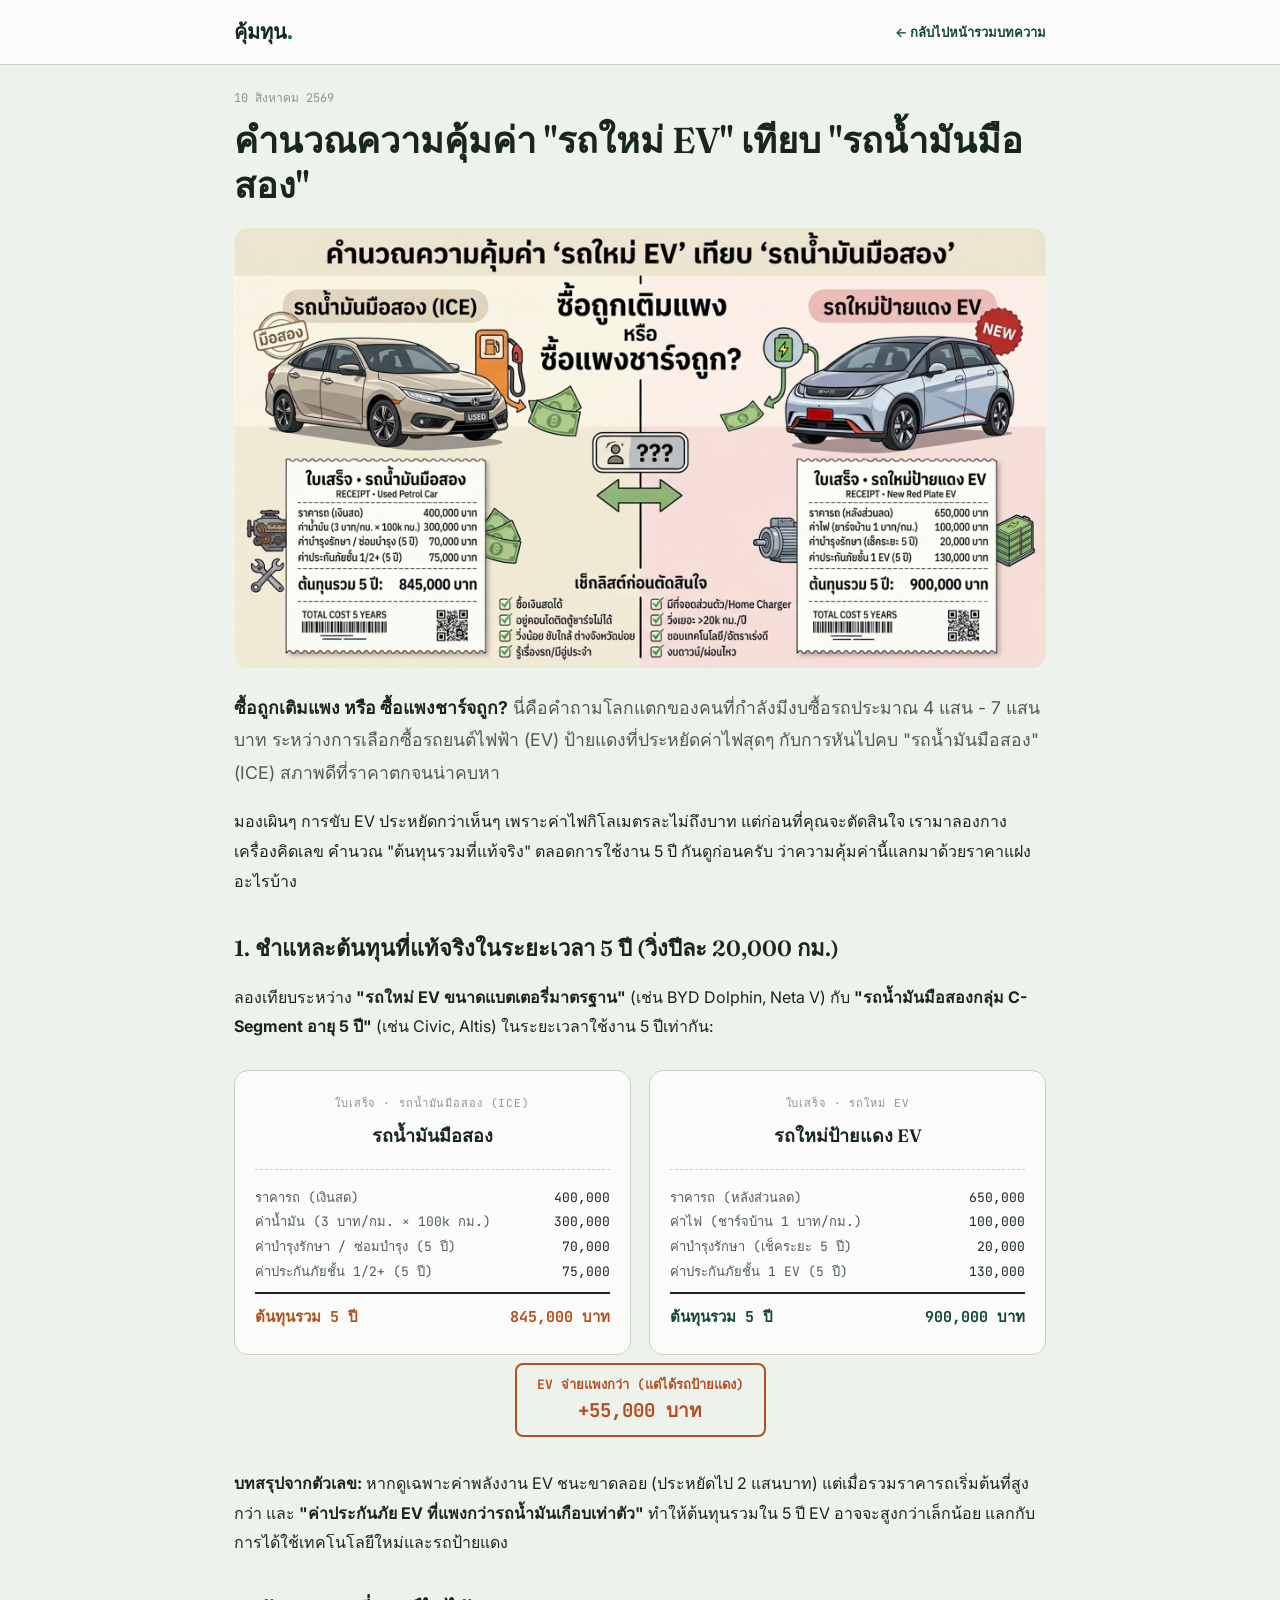
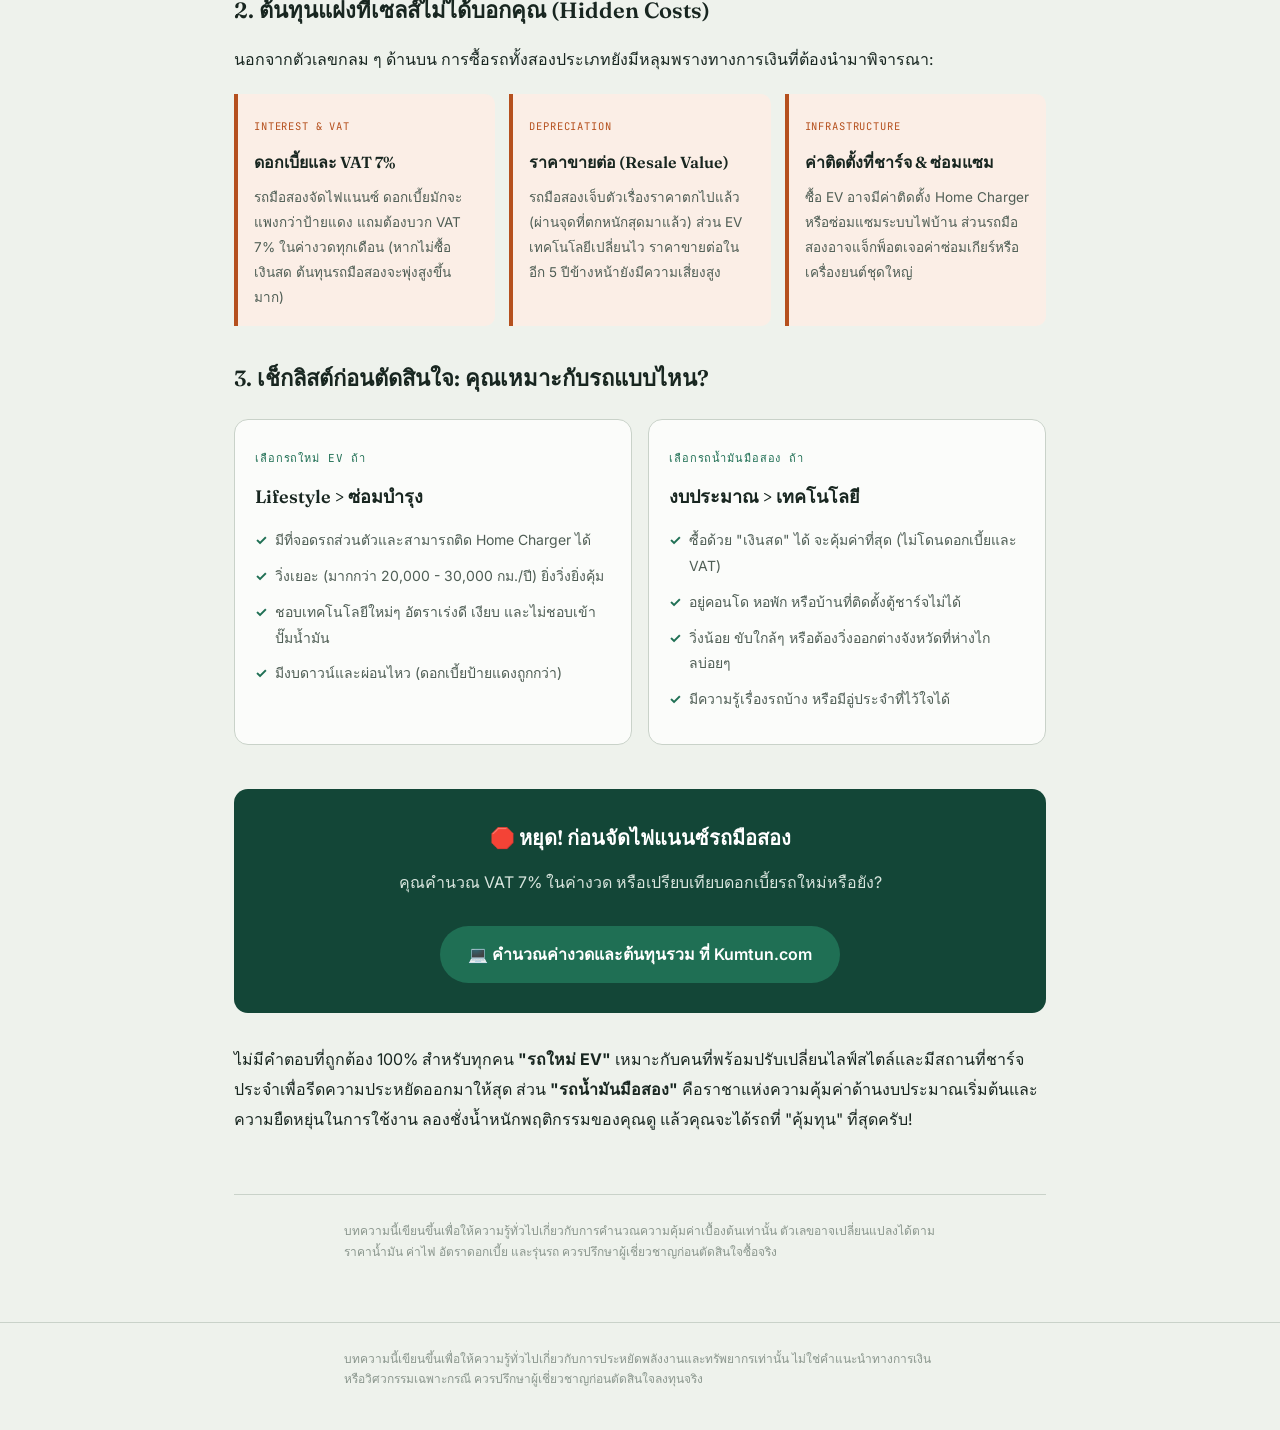
<file: article/คำนวณความคุ้มค่า-รถใหม่-EV-เทียบ-รถน้ำมันมือสอง.html>
<!DOCTYPE html>
<html lang="th">
<head>
<meta charset="UTF-8" />
<meta name="viewport" content="width=device-width, initial-scale=1.0" />
<title>คำนวณความคุ้มค่า &quot;รถใหม่ EV&quot; เทียบ &quot;รถน้ำมันมือสอง&quot; — คุ้มทุน</title>
<meta name="description" content="เปรียบเทียบต้นทุนที่แท้จริงของการซื้อรถใหม่ EV กับรถน้ำมันมือสอง" />
<link rel="canonical" href="https://kumtun.com/article/คำนวณความคุ้มค่า-รถใหม่-EV-เทียบ-รถน้ำมันมือสอง.html" />
<meta property="og:type" content="article" />
<meta property="og:title" content="คำนวณความคุ้มค่า &quot;รถใหม่ EV&quot; เทียบ &quot;รถน้ำมันมือสอง&quot;" />
<meta property="og:description" content="เปรียบเทียบต้นทุนที่แท้จริงของการซื้อรถใหม่ EV กับรถน้ำมันมือสอง" />
<meta property="og:url" content="https://kumtun.com/article/คำนวณความคุ้มค่า-รถใหม่-EV-เทียบ-รถน้ำมันมือสอง.html" />
<meta property="og:image" content="https://kumtun.com/pic/ev-vs-used-ice-cover.jpg" />
<meta name="twitter:card" content="summary_large_image" />
<link rel="preconnect" href="https://fonts.googleapis.com" />
<link rel="preconnect" href="https://fonts.gstatic.com" crossorigin />
<link href="https://fonts.googleapis.com/css2?family=Fraunces:opsz,wght@9..144,300;9..144,500;9..144,600;9..144,700&family=Inter:wght@400;500;600;700&family=JetBrains+Mono:wght@400;500;600;700&display=swap" rel="stylesheet" />
<script type="application/ld+json">
{
  "@context": "https://schema.org",
  "@type": "Article",
  "headline": "คำนวณความคุ้มค่า \"รถใหม่ EV\" เทียบ \"รถน้ำมันมือสอง\"",
  "description": "เปรียบเทียบต้นทุนที่แท้จริงของการซื้อรถใหม่ EV กับรถน้ำมันมือสอง",
  "datePublished": "2026-08-10",
  "image": "https://kumtun.com/pic/ev-vs-used-ice-cover.jpg",
  "publisher": {
    "@type": "Organization",
    "name": "คุ้มทุน"
  }
}
</script>
<style>
  :root{--paper:#EEF2EC;--paper-raised:#FBFCFA;--ink:#182620;--ink-soft:#4E5D54;--ink-faint:#8A968D;--line:#C9D2C9;--primary:#1F6F54;--primary-dark:#134637;--radius:14px;}
  *{box-sizing:border-box;} html,body{margin:0;padding:0;max-width:100%;overflow-x:hidden;}
  body{background:var(--paper);color:var(--ink);font-family:'Inter',sans-serif;-webkit-font-smoothing:antialiased;line-height:1.6;}
  .wrap{max-width:860px;margin:0 auto;padding:0 24px;}
  a{color:var(--primary-dark);} .back-link{font-size:13px;font-weight:600;text-decoration:none;}
  header{border-bottom:1px solid var(--line);background:var(--paper-raised);}
  header .bar{display:flex;align-items:center;justify-content:space-between;height:64px;max-width:860px;margin:0 auto;padding:0 24px;}
  .brand{font-family:'Fraunces',serif;font-weight:700;font-size:20px;}
  .article-detail{margin-bottom:60px;}
  .article-detail .date{font-family:'JetBrains Mono',monospace;font-size:12px;color:var(--ink-faint);margin:24px 0 10px;}
  .article-detail h1{font-family:'Fraunces',serif;font-size:clamp(26px,4.5vw,36px);font-weight:600;margin:0 0 20px;line-height:1.25;}
  .article-detail .cover{width:100%;border-radius:var(--radius);margin-bottom:24px;display:block;}
  .article-body{font-size:16px;line-height:1.85;color:var(--ink);}
  .article-body p{margin:0 0 18px;} .article-body h2{font-family:'Fraunces',serif;font-size:22px;font-weight:600;margin:32px 0 14px;}
  .article-body h3{font-family:'Fraunces',serif;font-size:18px;font-weight:600;margin:26px 0 12px;}
  .article-body ul,.article-body ol{margin:0 0 18px;padding-left:22px;} .article-body li{margin-bottom:6px;}
  .article-body img{max-width:100%;border-radius:10px;margin:8px 0;} .article-body strong{color:var(--ink);}
  footer{border-top:1px solid var(--line);padding:26px 0 40px;margin-top:20px;}
  footer p{font-size:12px;color:var(--ink-faint);line-height:1.7;max-width:640px;margin:0 auto;padding:0 24px;}
</style>
</head>
<body>
<header><div class="bar"><div class="brand">คุ้มทุน<span style="color:var(--primary)">.</span></div><a class="back-link" href="../articles.html">← กลับไปหน้ารวมบทความ</a></div></header>
<div class="wrap">
  <div class="article-detail">
    <div class="date">10 สิงหาคม 2569</div>
    <h1>คำนวณความคุ้มค่า &quot;รถใหม่ EV&quot; เทียบ &quot;รถน้ำมันมือสอง&quot;</h1>
    <img class="cover" src="../pic/ev-vs-used-ice-cover.jpg" alt="คำนวณความคุ้มค่า &quot;รถใหม่ EV&quot; เทียบ &quot;รถน้ำมันมือสอง&quot;"/>
    <div class="article-body"><!DOCTYPE html>
<html lang="th">
<head>
<meta charset="UTF-8" />
<meta name="viewport" content="width=device-width, initial-scale=1.0" />
<title>คำนวณความคุ้มค่า "รถใหม่ EV" เทียบ "รถน้ำมันมือสอง" — คุ้มทุน</title>
<meta name="description" content="เปรียบเทียบต้นทุนที่แท้จริงของการซื้อรถใหม่ EV กับรถน้ำมันมือสอง (ICE) ตลอด 5 ปี พร้อมต้นทุนแฝงที่เซลส์ไม่ได้บอก และเช็กลิสต์ว่าคุณเหมาะกับรถแบบไหน" />
<link rel="canonical" href="https://kumtun.com/article/ev-vs-used-ice.html" />
<meta property="og:type" content="article" />
<meta property="og:title" content="คำนวณความคุ้มค่า รถใหม่ EV vs รถน้ำมันมือสอง" />
<meta property="og:description" content="เปรียบเทียบต้นทุนที่แท้จริงของการซื้อรถใหม่ EV กับรถน้ำมันมือสอง (ICE) ตลอด 5 ปี พร้อมต้นทุนแฝงที่เซลส์ไม่ได้บอก และเช็กลิสต์ว่าคุณเหมาะกับรถแบบไหน" />
<meta property="og:url" content="https://kumtun.com/article/ev-vs-used-ice.html" />
<meta property="og:image" content="https://kumtun.com/pic/ev-vs-used-ice-cover.jpg" />
<meta name="twitter:card" content="summary_large_image" />
<link rel="preconnect" href="https://fonts.googleapis.com" />
<link rel="preconnect" href="https://fonts.gstatic.com" crossorigin />
<link href="https://fonts.googleapis.com/css2?family=Fraunces:opsz,wght@9..144,300;9..144,500;9..144,600;9..144,700&family=Inter:wght@400;500;600;700&family=JetBrains+Mono:wght@400;500;600;700&display=swap" rel="stylesheet" />
<script type="application/ld+json">
{
  "@context": "https://schema.org",
  "@type": "Article",
  "headline": "เช็คให้ชัวร์ก่อนรูดบัตร! คำนวณความคุ้มค่า รถใหม่ EV เทียบ รถน้ำมันมือสอง",
  "description": "เปรียบเทียบต้นทุนที่แท้จริงของการซื้อรถใหม่ EV กับรถน้ำมันมือสอง (ICE) ตลอด 5 ปี พร้อมต้นทุนแฝงที่เซลส์ไม่ได้บอก และเช็กลิสต์ว่าคุณเหมาะกับรถแบบไหน",
  "datePublished": "2026-08-10",
  "image": "https://kumtun.com/pic/ev-vs-used-ice-cover.jpg",
  "publisher": {
    "@type": "Organization",
    "name": "คุ้มทุน"
  }
}
</script>
<style>
  :root{--paper:#EEF2EC;--paper-raised:#FBFCFA;--ink:#182620;--ink-soft:#4E5D54;--ink-faint:#8A968D;--line:#C9D2C9;--primary:#1F6F54;--primary-dark:#134637;--rust:#B5501E;--rust-bg:#FBEEE6;--radius:14px;}
  *{box-sizing:border-box;} html,body{margin:0;padding:0;max-width:100%;overflow-x:hidden;}
  body{background:var(--paper);color:var(--ink);font-family:'Inter',sans-serif;-webkit-font-smoothing:antialiased;line-height:1.6;}
  .wrap{max-width:860px;margin:0 auto;padding:0 24px;}
  a{color:var(--primary-dark);} .back-link{font-size:13px;font-weight:600;text-decoration:none;}
  header{border-bottom:1px solid var(--line);background:var(--paper-raised);}
  header .bar{display:flex;align-items:center;justify-content:space-between;height:64px;max-width:860px;margin:0 auto;padding:0 24px;}
  .brand{font-family:'Fraunces',serif;font-weight:700;font-size:20px;}
  .article-detail{margin-bottom:60px;}
  .article-detail .date{font-family:'JetBrains Mono',monospace;font-size:12px;color:var(--ink-faint);margin:24px 0 10px;}
  .article-detail h1{font-family:'Fraunces',serif;font-size:clamp(26px,4.5vw,36px);font-weight:600;margin:0 0 20px;line-height:1.25;}
  .article-detail .cover{width:100%;border-radius:var(--radius);margin-bottom:24px;display:block;}
  .article-body{font-size:16px;line-height:1.85;color:var(--ink);}
  .article-body p{margin:0 0 18px;} .article-body h2{font-family:'Fraunces',serif;font-size:22px;font-weight:600;margin:32px 0 14px;}
  .article-body h3{font-family:'Fraunces',serif;font-size:18px;font-weight:600;margin:26px 0 12px;}
  .article-body ul,.article-body ol{margin:0 0 18px;padding-left:22px;} .article-body li{margin-bottom:6px;}
  .article-body img{max-width:100%;border-radius:10px;margin:8px 0;} .article-body strong{color:var(--ink);}
  .article-body .intro{font-size:1.1em;color:var(--ink-soft);}
  footer{border-top:1px solid var(--line);padding:26px 0 40px;margin-top:20px;}
  footer p{font-size:12px;color:var(--ink-faint);line-height:1.7;max-width:640px;margin:0 auto;padding:0 24px;}

  /* ---- article-specific components, built from the same design tokens ---- */
  .receipts{display:grid;grid-template-columns:1fr 1fr;gap:18px;margin:28px 0 8px;}
  @media (max-width:560px){.receipts{grid-template-columns:1fr;}}
  .receipt{background:var(--paper-raised);border:1px solid var(--line);border-radius:var(--radius);padding:22px 20px;}
  .receipt .r-label{font-family:'JetBrains Mono',monospace;font-size:11px;letter-spacing:.08em;text-transform:uppercase;color:var(--ink-faint);text-align:center;}
  .receipt h3{margin:6px 0 0 !important;text-align:center;}
  .receipt hr{border:none;border-top:1.5px dashed var(--line);margin:16px 0;}
  .receipt .r-row{display:flex;justify-content:space-between;gap:10px;font-family:'JetBrains Mono',monospace;font-size:13px;line-height:1.9;color:var(--ink);}
  .receipt .r-row span:first-child{color:var(--ink-soft);}
  .receipt .r-total{display:flex;justify-content:space-between;font-family:'JetBrains Mono',monospace;font-weight:700;font-size:15px;margin-top:8px;padding-top:10px;border-top:2px solid var(--ink);}
  .receipt.rent .r-total{color:var(--rust);}
  .receipt.buy .r-total{color:var(--primary-dark);}
  .stamp-wrap{display:flex;justify-content:center;margin:8px 0 32px;}
  .stamp{border:2px solid var(--rust);color:var(--rust);font-family:'JetBrains Mono',monospace;font-weight:700;font-size:13px;padding:10px 20px;border-radius:8px;text-align:center;line-height:1.5;}
  .stamp span{display:block;font-size:19px;margin-top:2px;}

  .cost-cards{display:grid;grid-template-columns:repeat(3,1fr);gap:14px;margin:20px 0 32px;}
  @media (max-width:640px){.cost-cards{grid-template-columns:1fr;}}
  .cost-card{background:var(--rust-bg);border-left:4px solid var(--rust);border-radius:0 10px 10px 0;padding:16px 16px;}
  .cost-card .tag{font-family:'JetBrains Mono',monospace;font-size:10.5px;letter-spacing:.08em;text-transform:uppercase;color:var(--rust);}
  .cost-card h3{margin:8px 0 8px !important;font-size:16px !important;}
  .cost-card p{font-size:13.5px;margin:0;color:var(--ink-soft);}

  .cta-box{background:var(--primary-dark);border-radius:var(--radius);padding:30px 26px;text-align:center;margin:44px 0 32px;}
  .cta-box h3{color:#fff !important;margin-top:0 !important;font-size:20px !important;}
  .cta-box p{color:#D9E6DF;}
  .cta-button{display:inline-block;background:var(--primary);color:#fff !important;padding:14px 28px;text-decoration:none;font-weight:600;border-radius:50px;margin-top:10px;font-family:'Inter',sans-serif;}
  .cta-button:hover{background:#20805f;}

  .check-grid{display:grid;grid-template-columns:1fr 1fr;gap:16px;margin:20px 0 8px;}
  @media (max-width:640px){.check-grid{grid-template-columns:1fr;}}
  .check-card{background:var(--paper-raised);border:1px solid var(--line);border-radius:var(--radius);padding:22px 20px;}
  .check-card .k-eyebrow{font-family:'JetBrains Mono',monospace;font-size:11px;letter-spacing:.08em;text-transform:uppercase;color:var(--primary);}
  .check-card h3{margin:8px 0 14px !important;}
  .check-card ul{padding-left:0;list-style:none;margin:0 !important;}
  .check-card li{display:flex;gap:8px;font-size:14px;color:var(--ink-soft);margin-bottom:10px !important;}
  .check-card li::before{content:"✓";color:var(--primary);font-weight:700;flex-shrink:0;}
</style>
</head>
<body>
    <div class="article-body">

      <p class="intro"><strong>ซื้อถูกเติมแพง หรือ ซื้อแพงชาร์จถูก?</strong> นี่คือคำถามโลกแตกของคนที่กำลังมีงบซื้อรถประมาณ 4 แสน - 7 แสนบาท ระหว่างการเลือกซื้อรถยนต์ไฟฟ้า (EV) ป้ายแดงที่ประหยัดค่าไฟสุดๆ กับการหันไปคบ "รถน้ำมันมือสอง" (ICE) สภาพดีที่ราคาตกจนน่าคบหา</p>

      <p>มองเผินๆ การขับ EV ประหยัดกว่าเห็นๆ เพราะค่าไฟกิโลเมตรละไม่ถึงบาท แต่ก่อนที่คุณจะตัดสินใจ เรามาลองกางเครื่องคิดเลข คำนวณ "ต้นทุนรวมที่แท้จริง" ตลอดการใช้งาน 5 ปี กันดูก่อนครับ ว่าความคุ้มค่านี้แลกมาด้วยราคาแฝงอะไรบ้าง</p>

      <h2>1. ชำแหละต้นทุนที่แท้จริงในระยะเวลา 5 ปี (วิ่งปีละ 20,000 กม.)</h2>
      <p>ลองเทียบระหว่าง <strong>"รถใหม่ EV ขนาดแบตเตอรี่มาตรฐาน"</strong> (เช่น BYD Dolphin, Neta V) กับ <strong>"รถน้ำมันมือสองกลุ่ม C-Segment อายุ 5 ปี"</strong> (เช่น Civic, Altis) ในระยะเวลาใช้งาน 5 ปีเท่ากัน:</p>

      <div class="receipts">
        <div class="receipt rent">
          <div class="r-label">ใบเสร็จ · รถน้ำมันมือสอง (ICE)</div>
          <h3>รถน้ำมันมือสอง</h3>
          <hr>
          <div class="r-row"><span>ราคารถ (เงินสด)</span><span>400,000</span></div>
          <div class="r-row"><span>ค่าน้ำมัน (3 บาท/กม. × 100k กม.)</span><span>300,000</span></div>
          <div class="r-row"><span>ค่าบำรุงรักษา / ซ่อมบำรุง (5 ปี)</span><span>70,000</span></div>
          <div class="r-row"><span>ค่าประกันภัยชั้น 1/2+ (5 ปี)</span><span>75,000</span></div>
          <div class="r-total"><span>ต้นทุนรวม 5 ปี</span><span>845,000 บาท</span></div>
        </div>
        <div class="receipt buy">
          <div class="r-label">ใบเสร็จ · รถใหม่ EV</div>
          <h3>รถใหม่ป้ายแดง EV</h3>
          <hr>
          <div class="r-row"><span>ราคารถ (หลังส่วนลด)</span><span>650,000</span></div>
          <div class="r-row"><span>ค่าไฟ (ชาร์จบ้าน 1 บาท/กม.)</span><span>100,000</span></div>
          <div class="r-row"><span>ค่าบำรุงรักษา (เช็คระยะ 5 ปี)</span><span>20,000</span></div>
          <div class="r-row"><span>ค่าประกันภัยชั้น 1 EV (5 ปี)</span><span>130,000</span></div>
          <div class="r-total"><span>ต้นทุนรวม 5 ปี</span><span>900,000 บาท</span></div>
        </div>
      </div>
      <div class="stamp-wrap"><div class="stamp">EV จ่ายแพงกว่า (แต่ได้รถป้ายแดง)<span>+55,000 บาท</span></div></div>

      <p><strong>บทสรุปจากตัวเลข:</strong> หากดูเฉพาะค่าพลังงาน EV ชนะขาดลอย (ประหยัดไป 2 แสนบาท) แต่เมื่อรวมราคารถเริ่มต้นที่สูงกว่า และ <strong>"ค่าประกันภัย EV ที่แพงกว่ารถน้ำมันเกือบเท่าตัว"</strong> ทำให้ต้นทุนรวมใน 5 ปี EV อาจจะสูงกว่าเล็กน้อย แลกกับการได้ใช้เทคโนโลยีใหม่และรถป้ายแดง</p>

      <h2>2. ต้นทุนแฝงที่เซลส์ไม่ได้บอกคุณ (Hidden Costs)</h2>
      <p>นอกจากตัวเลขกลม ๆ ด้านบน การซื้อรถทั้งสองประเภทยังมีหลุมพรางทางการเงินที่ต้องนำมาพิจารณา:</p>
      <div class="cost-cards">
        <div class="cost-card"><span class="tag">Interest & VAT</span><h3>ดอกเบี้ยและ VAT 7%</h3><p>รถมือสองจัดไฟแนนซ์ ดอกเบี้ยมักจะแพงกว่าป้ายแดง แถมต้องบวก VAT 7% ในค่างวดทุกเดือน (หากไม่ซื้อเงินสด ต้นทุนรถมือสองจะพุ่งสูงขึ้นมาก)</p></div>
        <div class="cost-card"><span class="tag">Depreciation</span><h3>ราคาขายต่อ (Resale Value)</h3><p>รถมือสองเจ็บตัวเรื่องราคาตกไปแล้ว (ผ่านจุดที่ตกหนักสุดมาแล้ว) ส่วน EV เทคโนโลยีเปลี่ยนไว ราคาขายต่อในอีก 5 ปีข้างหน้ายังมีความเสี่ยงสูง</p></div>
        <div class="cost-card"><span class="tag">Infrastructure</span><h3>ค่าติดตั้งที่ชาร์จ & ซ่อมแซม</h3><p>ซื้อ EV อาจมีค่าติดตั้ง Home Charger หรือซ่อมแซมระบบไฟบ้าน ส่วนรถมือสองอาจแจ็กพ็อตเจอค่าซ่อมเกียร์หรือเครื่องยนต์ชุดใหญ่</p></div>
      </div>

      <h2>3. เช็กลิสต์ก่อนตัดสินใจ: คุณเหมาะกับรถแบบไหน?</h2>
      <div class="check-grid">
        <div class="check-card">
          <span class="k-eyebrow">เลือกรถใหม่ EV ถ้า</span>
          <h3>Lifestyle > ซ่อมบำรุง</h3>
          <ul>
            <li>มีที่จอดรถส่วนตัวและสามารถติด Home Charger ได้</li>
            <li>วิ่งเยอะ (มากกว่า 20,000 - 30,000 กม./ปี) ยิ่งวิ่งยิ่งคุ้ม</li>
            <li>ชอบเทคโนโลยีใหม่ๆ อัตราเร่งดี เงียบ และไม่ชอบเข้าปั๊มน้ำมัน</li>
            <li>มีงบดาวน์และผ่อนไหว (ดอกเบี้ยป้ายแดงถูกกว่า)</li>
          </ul>
        </div>
        <div class="check-card">
          <span class="k-eyebrow">เลือกรถน้ำมันมือสอง ถ้า</span>
          <h3>งบประมาณ > เทคโนโลยี</h3>
          <ul>
            <li>ซื้อด้วย "เงินสด" ได้ จะคุ้มค่าที่สุด (ไม่โดนดอกเบี้ยและ VAT)</li>
            <li>อยู่คอนโด หอพัก หรือบ้านที่ติดตั้งตู้ชาร์จไม่ได้</li>
            <li>วิ่งน้อย ขับใกล้ๆ หรือต้องวิ่งออกต่างจังหวัดที่ห่างไกลบ่อยๆ</li>
            <li>มีความรู้เรื่องรถบ้าง หรือมีอู่ประจำที่ไว้ใจได้</li>
          </ul>
        </div>
      </div>

      <div class="cta-box">
        <h3>🛑 หยุด! ก่อนจัดไฟแนนซ์รถมือสอง</h3>
        <p>คุณคำนวณ VAT 7% ในค่างวด หรือเปรียบเทียบดอกเบี้ยรถใหม่หรือยัง?</p>
        <a href="http://www.Kumtun.com" class="cta-button" target="_blank">💻 คำนวณค่างวดและต้นทุนรวม ที่ Kumtun.com</a>
      </div>

      <p>ไม่มีคำตอบที่ถูกต้อง 100% สำหรับทุกคน <strong>"รถใหม่ EV"</strong> เหมาะกับคนที่พร้อมปรับเปลี่ยนไลฟ์สไตล์และมีสถานที่ชาร์จประจำเพื่อรีดความประหยัดออกมาให้สุด ส่วน <strong>"รถน้ำมันมือสอง"</strong> คือราชาแห่งความคุ้มค่าด้านงบประมาณเริ่มต้นและความยืดหยุ่นในการใช้งาน ลองชั่งน้ำหนักพฤติกรรมของคุณดู แล้วคุณจะได้รถที่ "คุ้มทุน" ที่สุดครับ!</p>

    </div>
  </div>
</div>
<footer><div class="wrap"><p>บทความนี้เขียนขึ้นเพื่อให้ความรู้ทั่วไปเกี่ยวกับการคำนวณความคุ้มค่าเบื้องต้นเท่านั้น ตัวเลขอาจเปลี่ยนแปลงได้ตามราคาน้ำมัน ค่าไฟ อัตราดอกเบี้ย และรุ่นรถ ควรปรึกษาผู้เชี่ยวชาญก่อนตัดสินใจซื้อจริง</p></div></footer>
</body>
</html>
</div>
  </div>
</div>
<footer><div class="wrap"><p>บทความนี้เขียนขึ้นเพื่อให้ความรู้ทั่วไปเกี่ยวกับการประหยัดพลังงานและทรัพยากรเท่านั้น ไม่ใช่คำแนะนำทางการเงินหรือวิศวกรรมเฉพาะกรณี ควรปรึกษาผู้เชี่ยวชาญก่อนตัดสินใจลงทุนจริง</p></div></footer>
</body>
</html>
</file>
